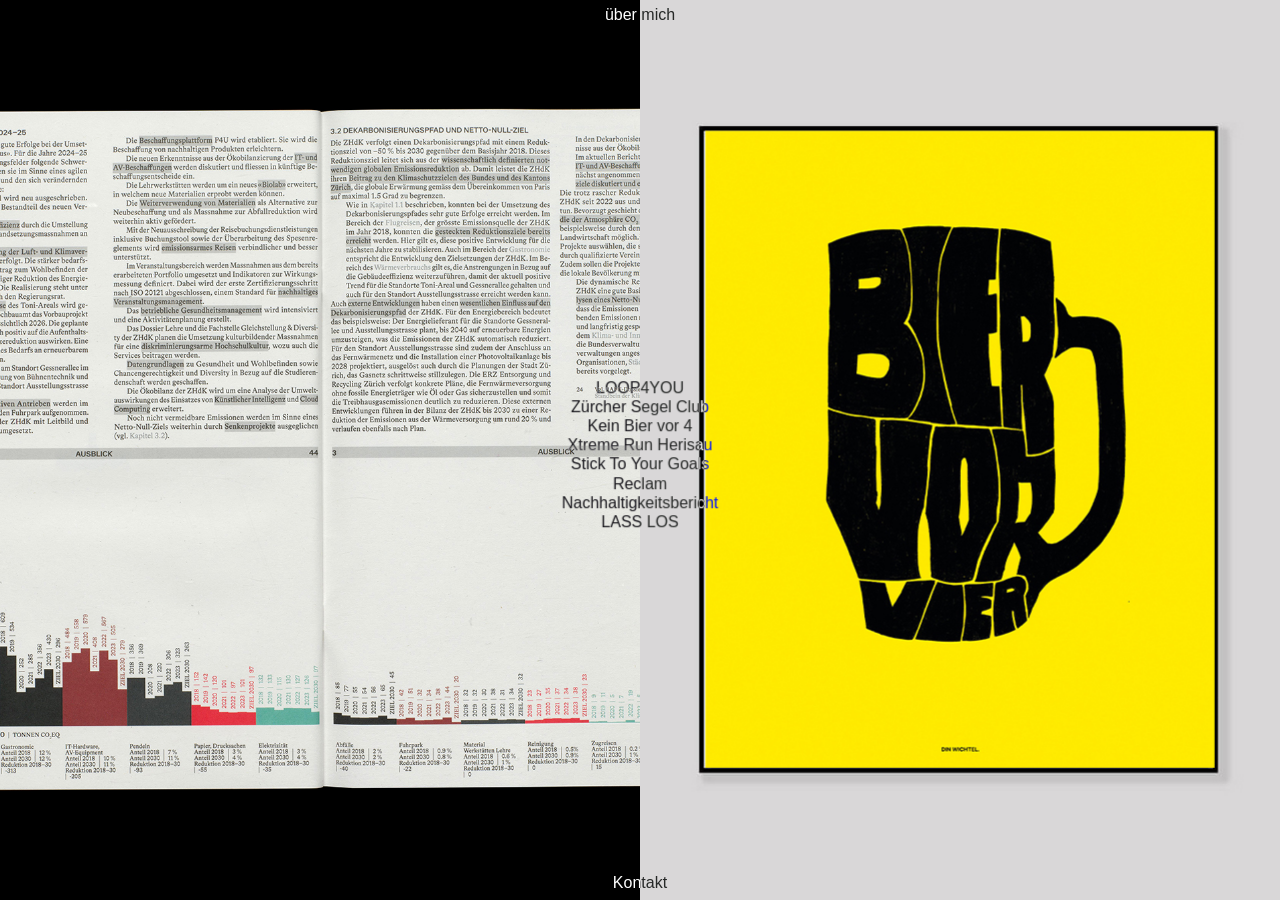
<file: index.html>
<!DOCTYPE html>
<html lang="en">
  <head>
    <meta charset="utf-8" />
    <meta name="viewport" content="width=device-width, initial-scale=1" />
    <link rel="stylesheet" href="style/main.css" />
    <title>Portfolio | Lisa Steiger</title>
  </head>
  <body>
    <div id="navibereich">
      <ul>
        <br />
        <li id="navigation"><a href="LOOP.html">LOOP4YOU</a></li>
        <br />
        <li id="navigation"><a href="zsc.html">Zürcher Segel Club</a></li>
        <br />
        <li id="navigation"><a href="KBV4.html">Kein Bier vor 4</a></li>
        <br />
        <li id="navigation"><a href="XTREM.html">Xtreme Run Herisau</a></li>
        <br />
        <li id="navigation"><a href="sticky.html">Stick To Your Goals</a></li>
        <br />
        <li id="navigation">
          <a href="Reclam.html">Reclam</a>
        </li>
        <br />
        <li id="navigation">
          <a href="NHB.html">Nachhaltigkeitsbericht</a>
        </li>
        <br />
        <li id="navigation"><a href="lasslos.html">LASS LOS</a></li>
      </ul>
    </div>
    <div class="about">
      <a href="uebermich.html">über mich</a>
    </div>

    <div class="kontakt">
      <a href="mailto:lisa_steiger@hotmail.com">Kontakt</a>
    </div>

    <div class="grid">
      <div class="cell">
        <a><img /></a>
      </div>
      <div class="cell">
        <a><img /></a>
      </div>
    </div>

    <div class="image-pool" style="display: none">
      <!-- Kein Bier vor 4-->
      <a href="KBV4.html"
        ><img
          src="assets/Biervor4/Portfolio_Lisa_Steiger_KBV4_1.jpg"
          data-project="projektA"
      /></a>
      <!-- LOOP-->
      <a href="LOOP.html"
        ><img
          src="assets/LOOP/Portfolio_Lisa_Steiger_LOOP4YOU_1.jpg"
          data-project="projektB"
      /></a>
      <a href="LOOP.html"
        ><img
          src="assets/LOOP/Portfolio_Lisa_Steiger_LOOP4YOU_19.jpg"
          data-project="projektB"
      /></a>
      <a href="LOOP.html"
        ><img
          src="assets/LOOP/Portfolio_Lisa_Steiger_LOOP4YOU_12.gif"
          data-project="projektB"
      /></a>
      <!-- RECLAM-->
      <a href="Reclam.html"
        ><img
          src="assets/Mengentext/Portfolio_Lisa_Steiger_Mengentext_06.jpg"
          data-project="projektC"
      /></a>

      <a href="Reclam.html"
        ><img
          src="assets/Mengentext/Portfolio_Lisa_Steiger_Mengentext_07.jpg"
          data-project="projektC"
      /></a>
      <!-- NHB-->
      <a href="NHB.html"
        ><img
          src="assets/NHB/Portfolio_Lisa_Steiger_NHB_7.jpg"
          data-project="projektD"
      /></a>

      <a href="NHB.html"
        ><img
          src="assets/NHB/Portfolio_Lisa_Steiger_NHB_8.jpg"
          data-project="projektD"
      /></a>
      <!-- LASS LOS-->
      <a href="lasslos.html"
        ><img
          src="assets/Urin/Portfolio_Lisa_Steiger_Lass_Los_17.jpg"
          data-project="projektE"
      /></a>
      <a href="lasslos.html"
        ><img
          src="assets/Urin/Portfolio_Lisa_Steiger_Lass_Los_18.jpg"
          data-project="projektE"
      /></a>
      <!-- XRUN-->
      <a href="XTREM.html"
        ><img
          src="assets/Xrun/Portfolio_Lisa_Steiger_Xtreme_run_01.jpg"
          data-project="projektF"
      /></a>
      <a href="XTREM.html"
        ><img
          src="assets/Xrun/Portfolio_Lisa_Steiger_Xtreme_run_03.jpg"
          data-project="projektF"
      /></a>

      <!-- ZSC-->
      <a href="zsc.html"
        ><img
          src="assets/ZSC/Portfolio_Lisa_Steiger_ZSC_01.jpg"
          data-project="projektG"
      /></a>
    </div>

    <script src="main.js"></script>
  </body>
</html>
</file>
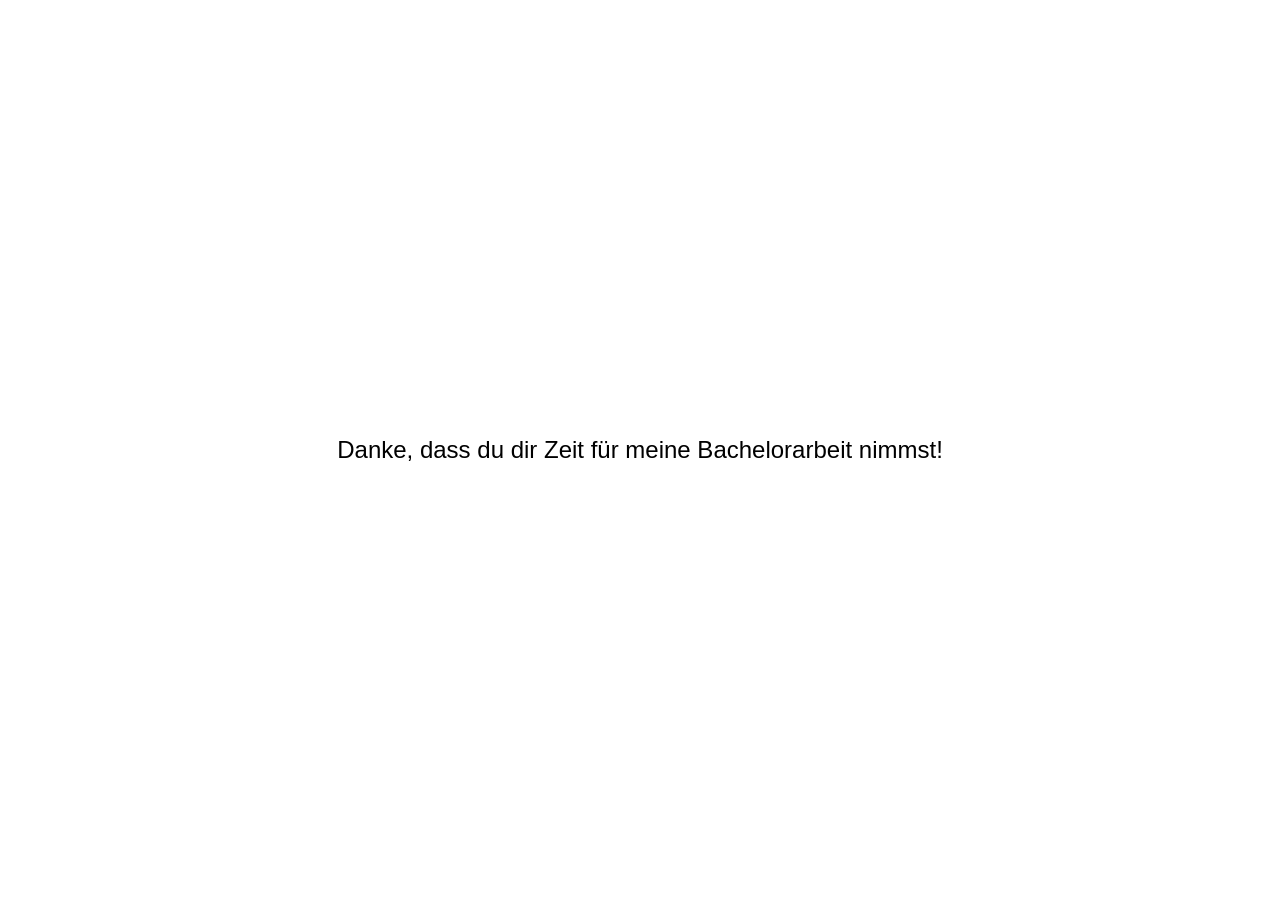
<file: diplom.html>
<!DOCTYPE html>
<html lang="de">
  <head>
    <meta charset="UTF-8" />
    <meta name="viewport" content="width=device-width, initial-scale=1.0" />
    <title>To Moms and Dads</title>
    <link rel="stylesheet" href="style/diploma.css" />
  </head>
  <body>
    <div id="bottom-intro">
      <span class="intro-word">scrollen</span>
    </div>

    <div class="scroll-container">
      <section class="panel">
        <p>Danke, dass du dir Zeit für meine Bachelorarbeit nimmst!</p>
      </section>

      <section class="panel1">
        <p>
          Ich würde mich sehr freuen, wenn du dir einen ruhigen Moment für die
          Frage nehmen würdest.
        </p>
      </section>

      <section class="panel">
        <p>Deine Teilnahme ist selbstverständlich anonym.</p>
      </section>

      <section class="panel1">
        <p>Letzten Sommer durfte ich zum ersten Mal Mama werden.</p>
      </section>

      <section class="panel1">
        <p>
          In Gesprächen mit anderen Müttern und Vätern wurde mir schnell
          klar:<br />
          Kein Weg gleicht dem anderen.
        </p>
      </section>

      <section class="panel1">
        <p>
          Und doch beginnen wir alle an einem ähnlichen Punkt, ohne wirklich zu
          wissen, was uns eigentlich erwartet.
        </p>
      </section>
      <section class="panel1">
        <p>
          Oft wird erst im Rückblick deutlich, welche Gespräche, Erfahrungen und
          Herausforderungen uns geprägt haben. <br />
          Jede auf ganz eigene Art und Weise.
        </p>
      </section>

      <section class="panel1">
        <p>
          Genau das führt mich zu dir.<br />
          Mich interessieren deine Erfahrungen als Mutter oder Vater.<br />
          Was hat dich begleitet oder geprägt, und wie du damit umgegangen bist.
        </p>
      </section>

      <section class="panel1">
        <p>
          Stell dir vor, du könntest einen Brief an dein werdendes
          Mutter-/Vater-Ich schreiben, mit all dem was dich geprägt und
          begleitet hat, und mit dem Wissen von heute.
        </p>
      </section>

      <section class="panel1">
        <p>Was würdest du ihm oder ihr erzählen?</p>
      </section>

      <section class="panel form-panel">
        <textarea
          class="textarea-center"
          id="text1"
          placeholder="schreibe deine Antwort"
        ></textarea>
      </section>

      <section class="panel form-panel">
        <p>Wieviele Kinder hast du?</p>
        <textarea id="text2" placeholder="schreibe deine Antwort"></textarea>
      </section>

      <section class="panel form-panel">
        <p>In welchem Jahr wurdest du das erste Mal Mama / Papa?</p>
        <textarea id="text3" placeholder="schreibe deine Antwort"></textarea>
      </section>

      <section class="panel form-panel">
        <button id="saveBtn">Speichern</button>
        <p id="status"></p>
      </section>
    </div>

    <script type="module" src="diploma.js"></script>
  </body>
</html>
</file>
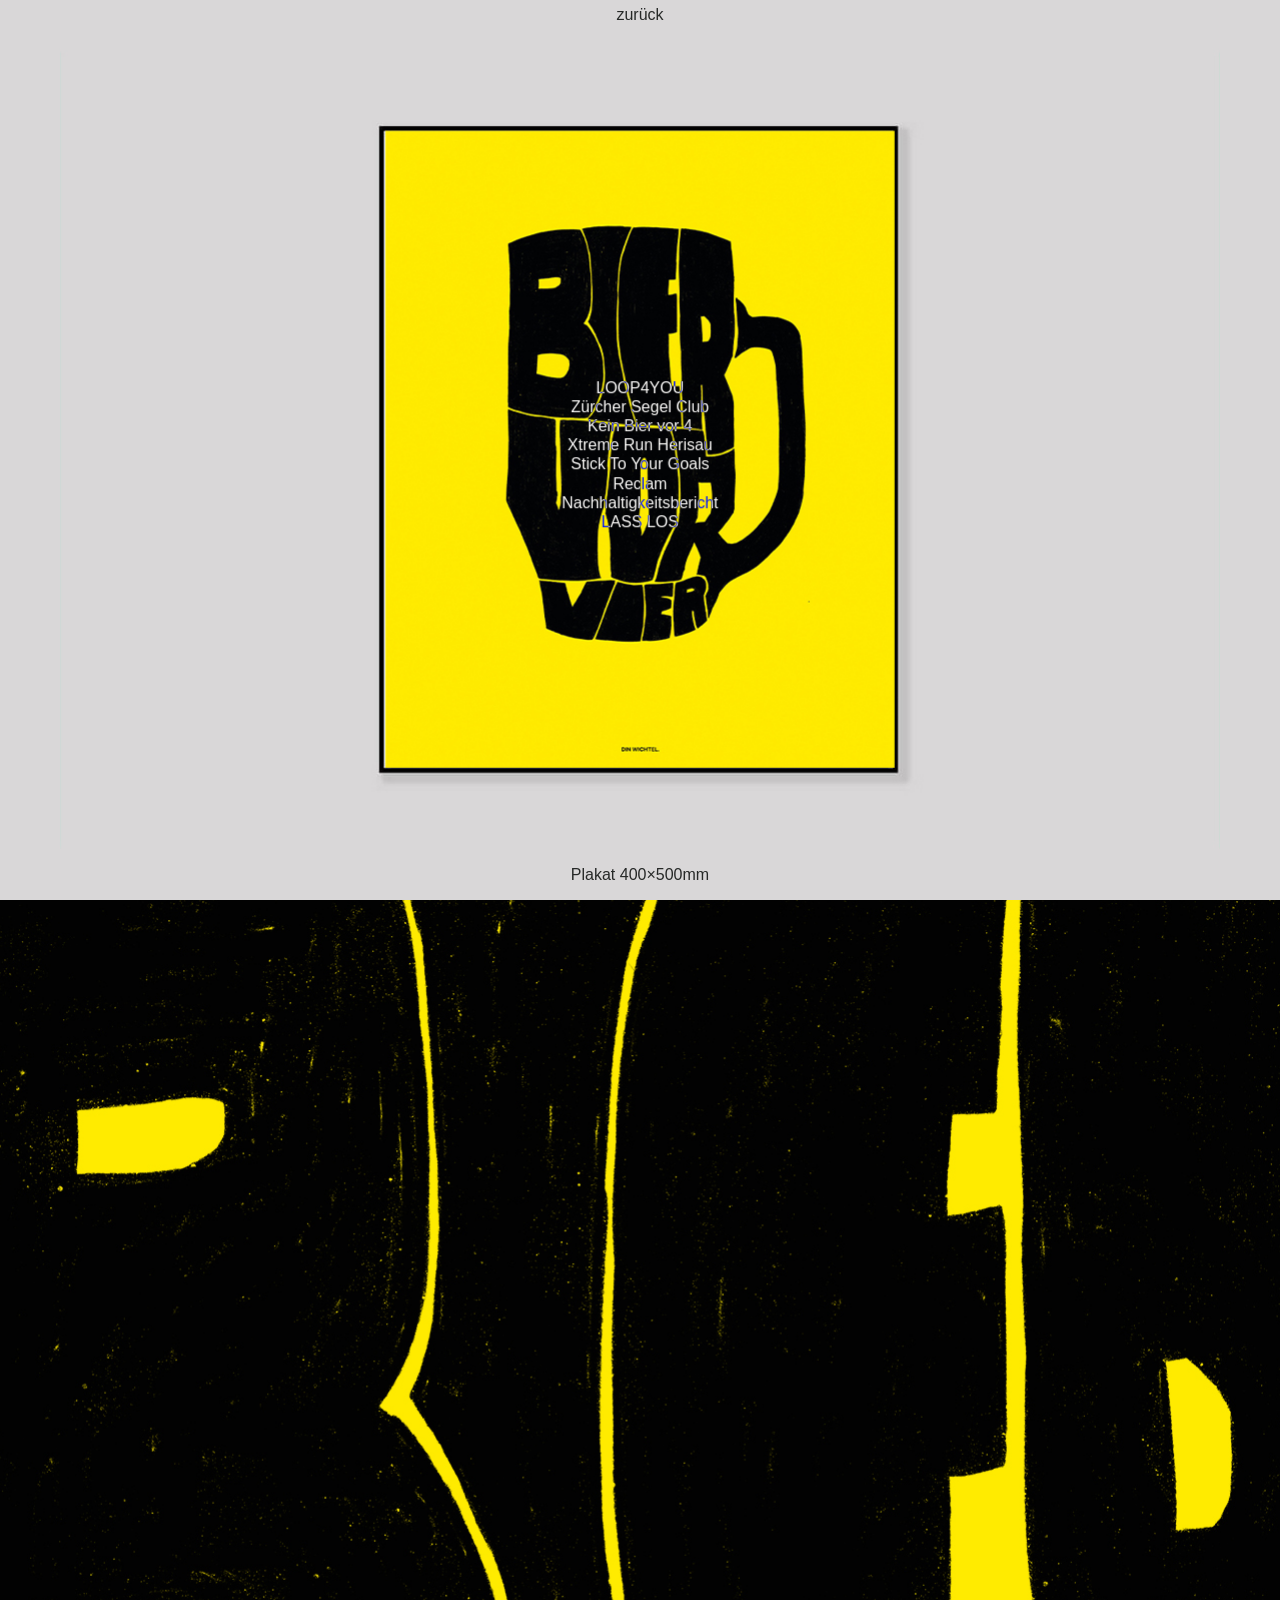
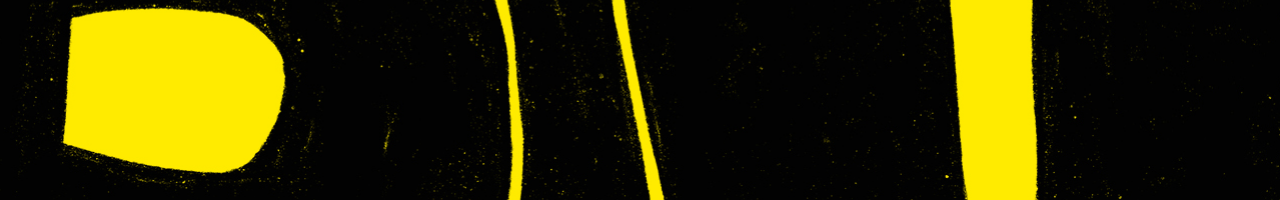
<file: KBV4.html>
<!DOCTYPE html>
<html lang="en">
  <head>
    <head>
      <meta charset="utf-8" />
      <meta name="viewport" content="width=device-width, initial-scale=1" />
      <link rel="stylesheet" href="style/projekt.css" />
      <title>Portfolio | Kein Bier vor 4</title>
    </head>
    <script defer src="main.js"></script>
  </head>

  <body>
    <div id="navibereich">
      <ul>
        <br />
        <li id="navigation"><a href="LOOP.html">LOOP4YOU</a></li>
        <br />
        <li id="navigation"><a href="zsc.html">Zürcher Segel Club</a></li>
        <br />
        <li id="navigation"><a href="KBV4.html">Kein Bier vor 4</a></li>
        <br />
        <li id="navigation"><a href="XTREM.html">Xtreme Run Herisau</a></li>
        <br />
        <li id="navigation"><a href="sticky.html">Stick To Your Goals</a></li>
        <br />
        <li id="navigation">
          <a href="Reclam.html">Reclam</a>
        </li>
        <br />
        <li id="navigation">
          <a href="NHB.html">Nachhaltigkeitsbericht</a>
        </li>
        <br />
        <li id="navigation"><a href="lasslos.html">LASS LOS</a></li>
      </ul>
    </div>

    <div class="zurueck">
      <a href="index.html">zurück</a>
    </div>
    <div class="text">
      <p>Plakat 400×500mm</p>
    </div>

    <section class="fullscreen">
      <img
        src="assets/Biervor4/Portfolio_Lisa_Steiger_KBV4_1.jpg"
        alt="Bild 3"
      />
    </section>
    <section class="fullscreen">
      <img
        src="assets/Biervor4/Portfolio_Lisa_Steiger_KBV4_2.jpg"
        alt="Bild 3"
      />
    </section>
    <script src="projekt.js"></script>
  </body>
</html>
</file>
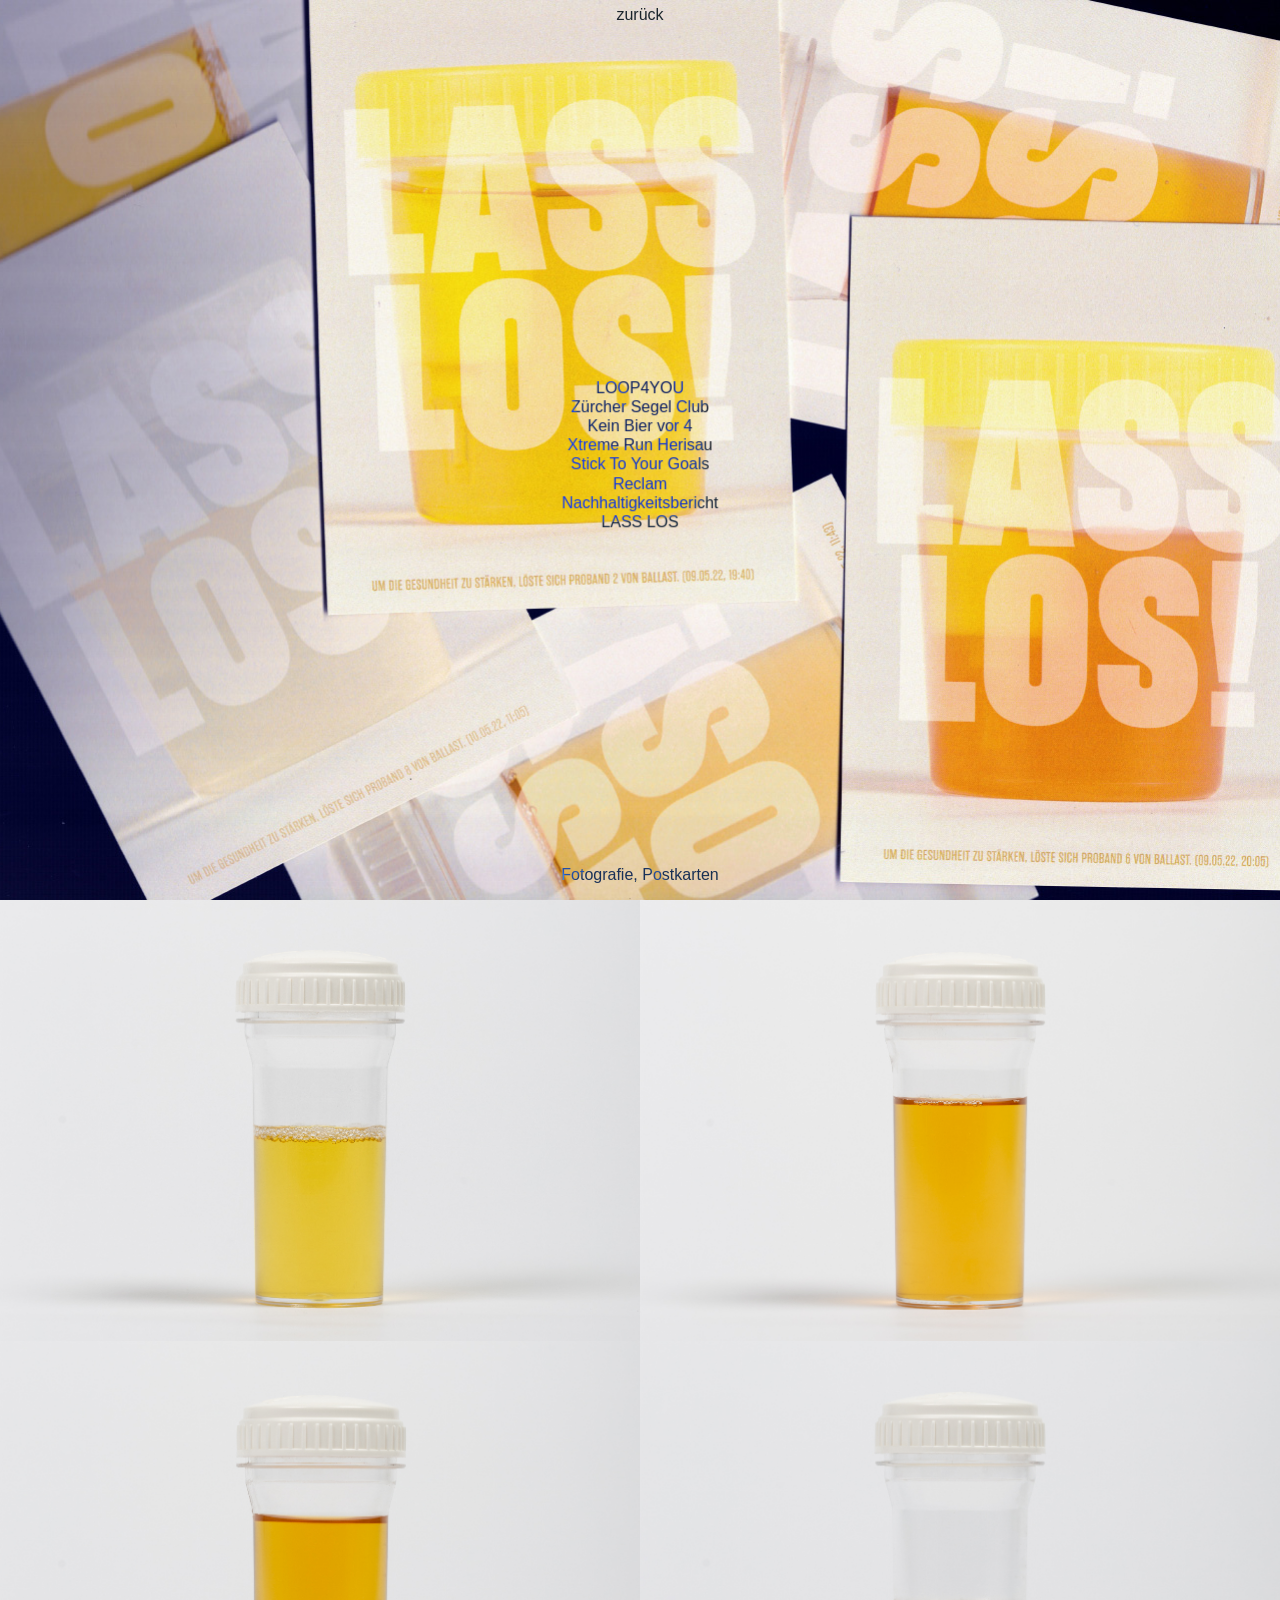
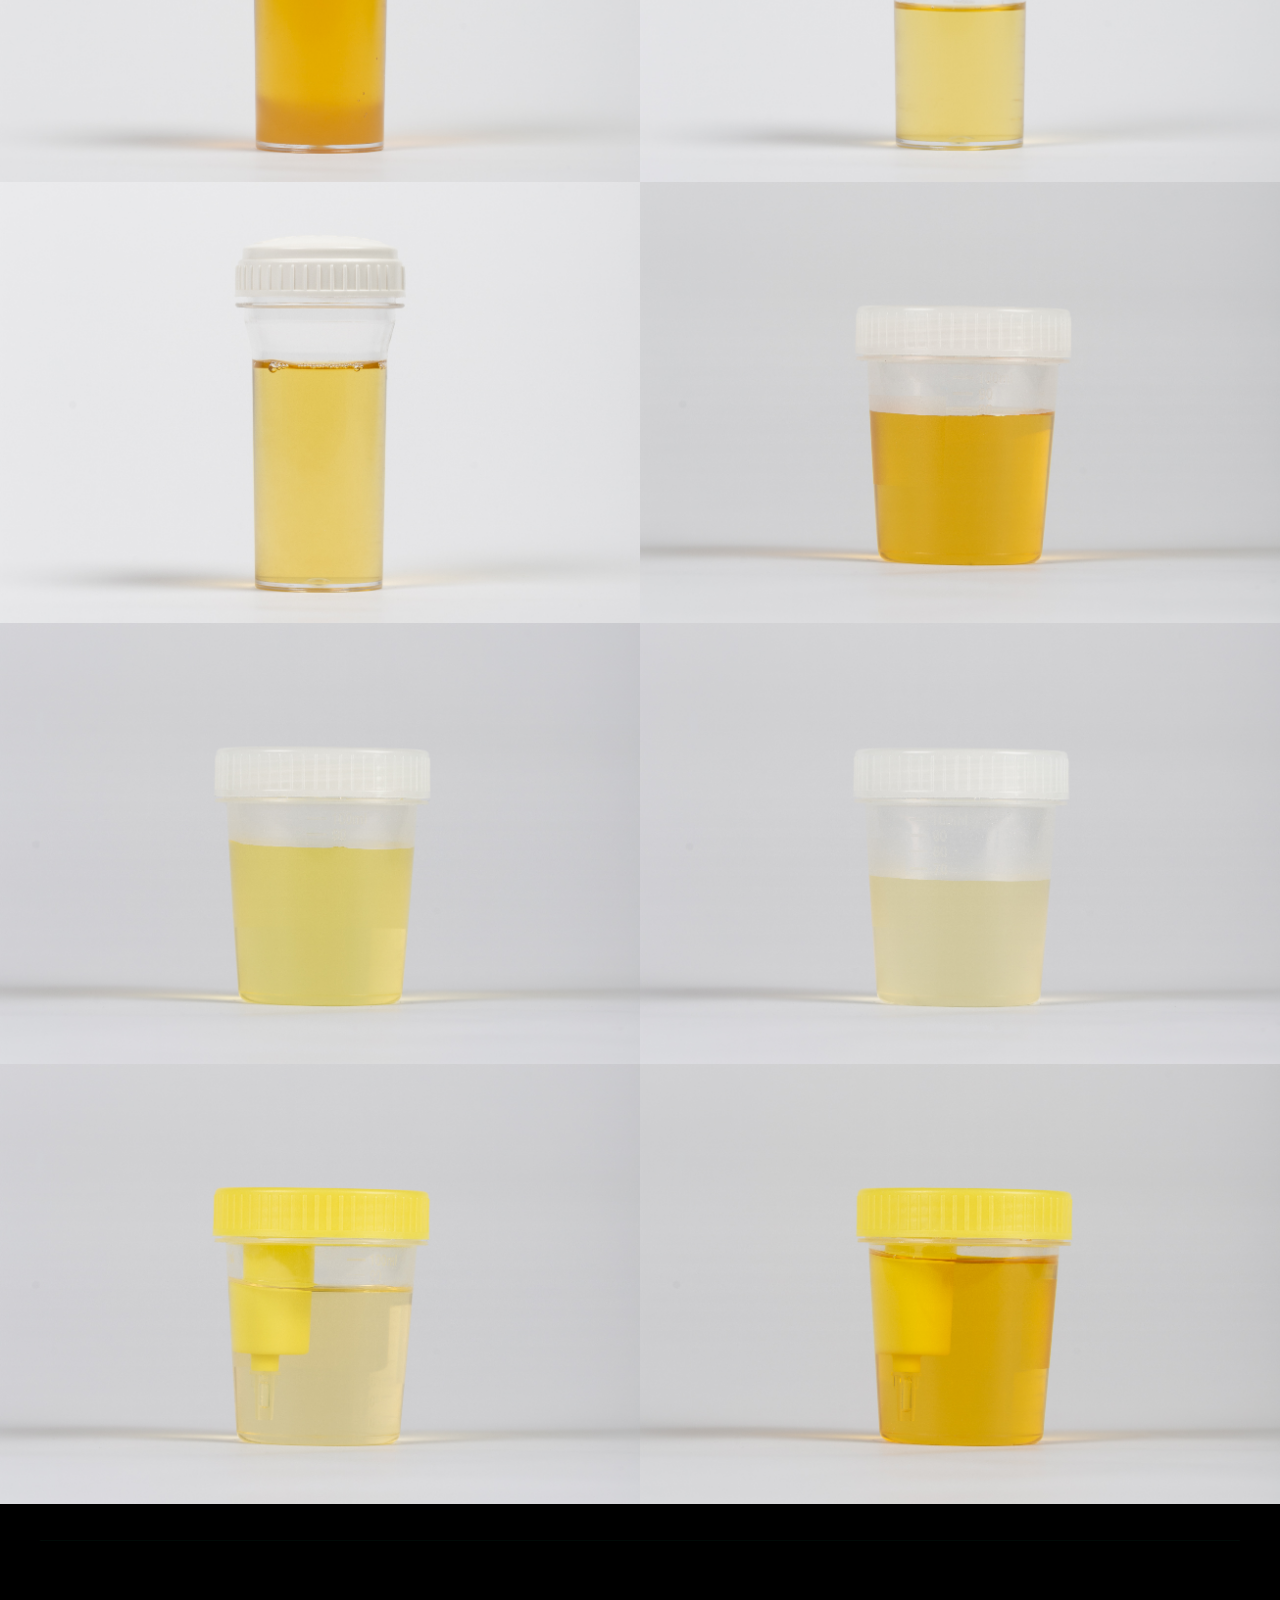
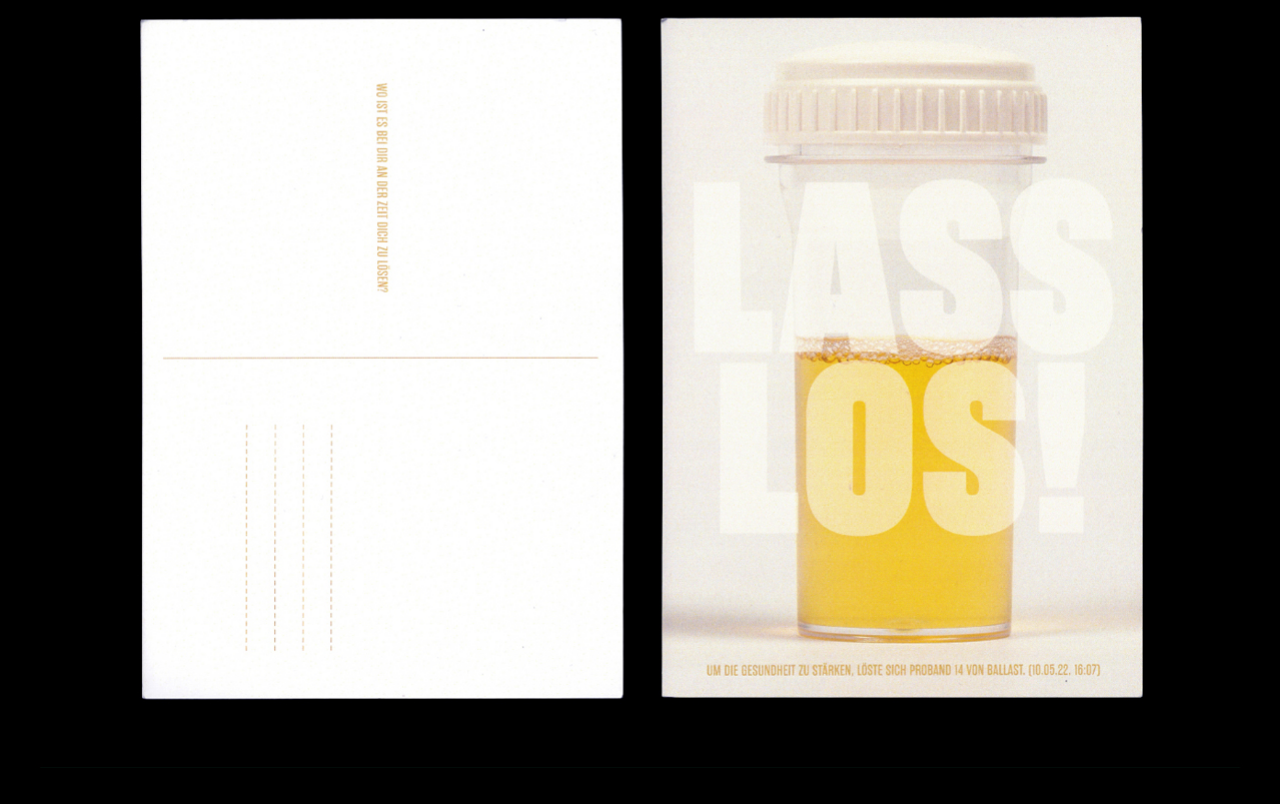
<file: lasslos.html>
<!DOCTYPE html>
<html lang="en">
  <head>
    <head>
      <meta charset="utf-8" />
      <meta name="viewport" content="width=device-width, initial-scale=1" />
      <link rel="stylesheet" href="style/projekt.css" />
      <title>Portfolio | LASS LOS</title>
    </head>
    <script defer src="main.js"></script>
  </head>

  <body>
    <div id="navibereich">
      <ul>
        <br />
        <li id="navigation"><a href="LOOP.html">LOOP4YOU</a></li>
        <br />
        <li id="navigation"><a href="zsc.html">Zürcher Segel Club</a></li>
        <br />
        <li id="navigation"><a href="KBV4.html">Kein Bier vor 4</a></li>
        <br />
        <li id="navigation"><a href="XTREM.html">Xtreme Run Herisau</a></li>
        <br />
        <li id="navigation"><a href="sticky.html">Stick To Your Goals</a></li>
        <br />
        <li id="navigation">
          <a href="Reclam.html">Reclam</a>
        </li>
        <br />
        <li id="navigation">
          <a href="NHB.html">Nachhaltigkeitsbericht</a>
        </li>
        <br />
        <li id="navigation"><a href="lasslos.html">LASS LOS</a></li>
      </ul>
    </div>

    <div class="text">
      <p>Fotografie, Postkarten</p>
    </div>

    <div class="zurueck">
      <a href="index.html">zurück</a>
    </div>
    <section class="fullscreen">
      <img
        src="assets/Urin/Portfolio_Lisa_Steiger_Lass_Los_18.jpg"
        alt="Bild 3"
      />
    </section>

    <div class="image-row">
      <img
        src="assets/Urin/Portfolio_Lisa_Steiger_Lass_Los_01.jpg"
        alt="Bild 1"
      />

      <img
        src="assets/Urin/Portfolio_Lisa_Steiger_Lass_Los_02.jpg"
        alt="Bild 2"
      />
    </div>

    <div class="image-row">
      <img
        src="assets/Urin/Portfolio_Lisa_Steiger_Lass_Los_03.jpg"
        alt="Bild 1"
      />

      <img
        src="assets/Urin/Portfolio_Lisa_Steiger_Lass_Los_04.jpg"
        alt="Bild 2"
      />
    </div>

    <div class="image-row">
      <img
        src="assets/Urin/Portfolio_Lisa_Steiger_Lass_Los_05.jpg"
        alt="Bild 1"
      />

      <img
        src="assets/Urin/Portfolio_Lisa_Steiger_Lass_Los_06.jpg"
        alt="Bild 2"
      />
    </div>

    <div class="image-row">
      <img
        src="assets/Urin/Portfolio_Lisa_Steiger_Lass_Los_10.jpg"
        alt="Bild 1"
      />

      <img
        src="assets/Urin/Portfolio_Lisa_Steiger_Lass_Los_07.jpg"
        alt="Bild 2"
      />
    </div>

    <div class="image-row">
      <img
        src="assets/Urin/Portfolio_Lisa_Steiger_Lass_Los_14.jpg"
        alt="Bild 1"
      />

      <img
        src="assets/Urin/Portfolio_Lisa_Steiger_Lass_Los_13.jpg"
        alt="Bild 2"
      />
    </div>
    <section class="fullscreen">
      <img
        src="assets/Urin/Portfolio_Lisa_Steiger_Lass_Los_17.jpg"
        alt="Bild 3"
      />
    </section>
    <script src="projekt.js"></script>
  </body>
</html>
</file>
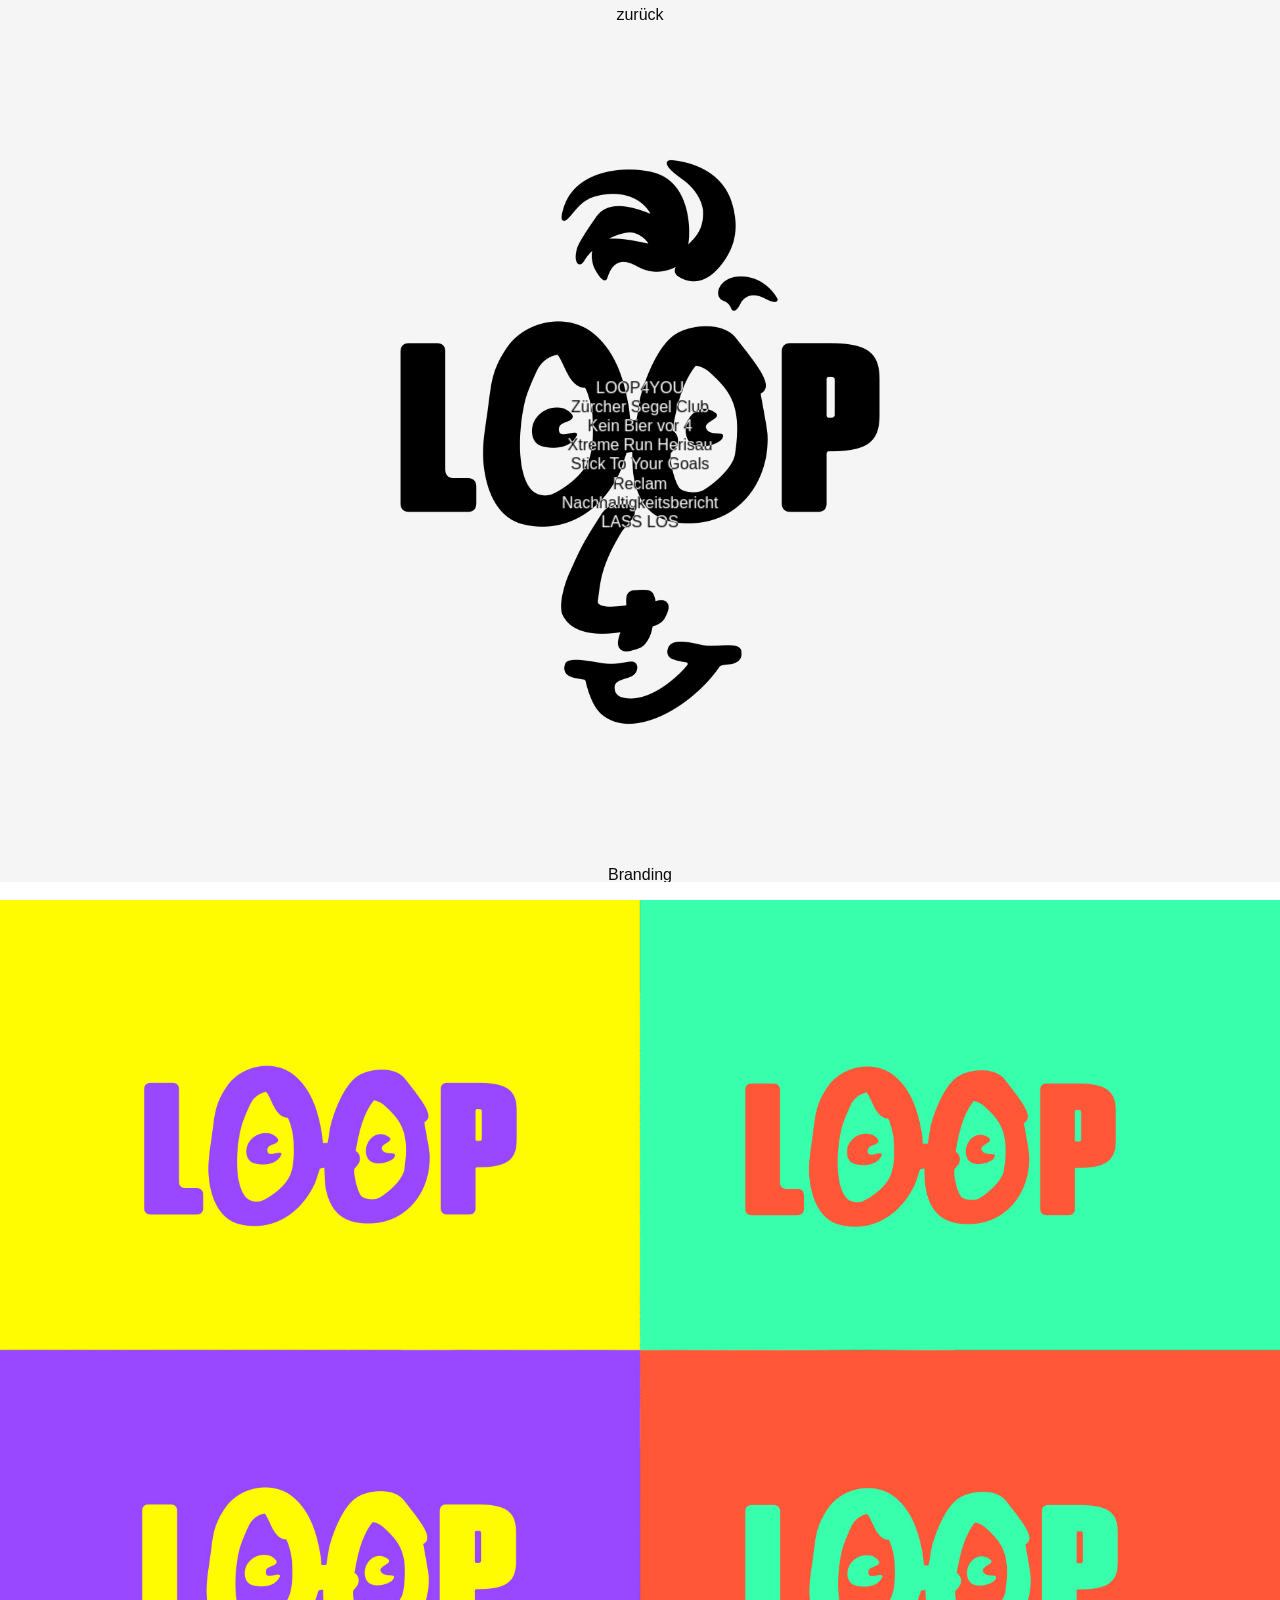
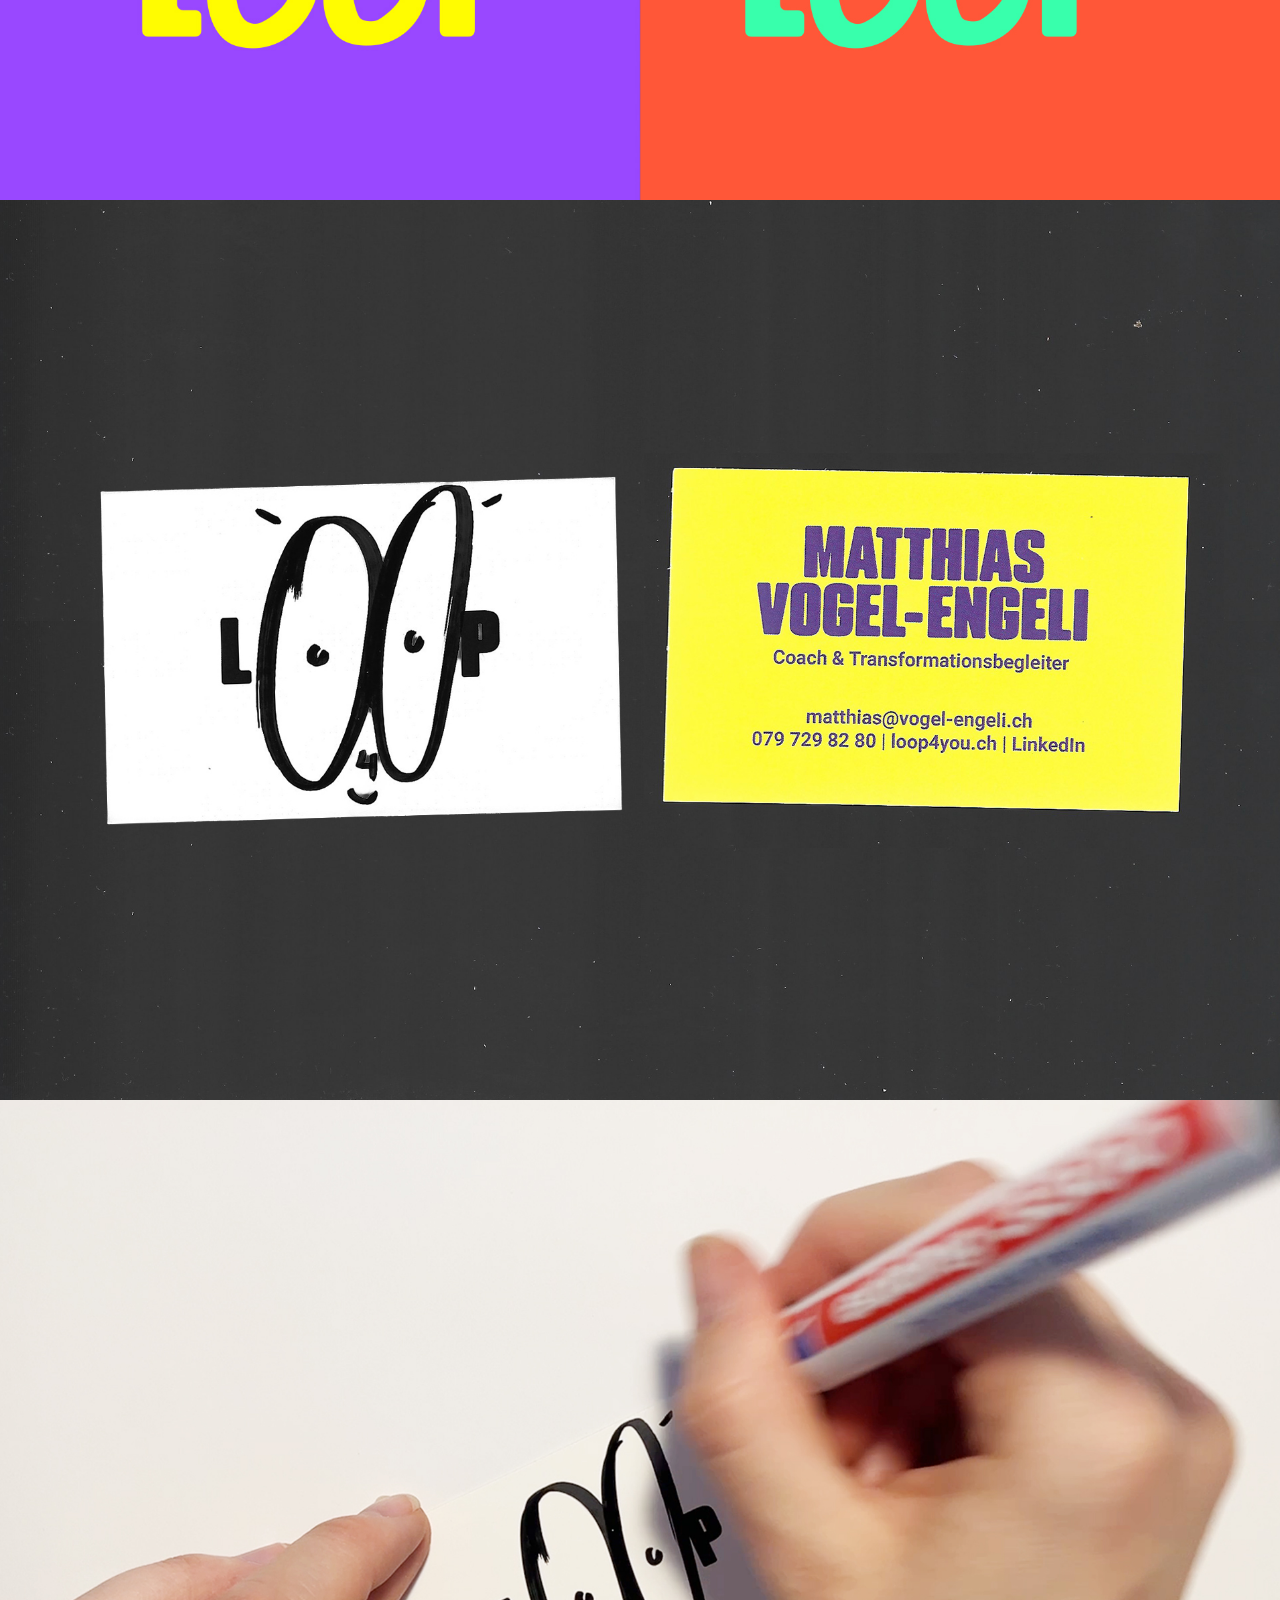
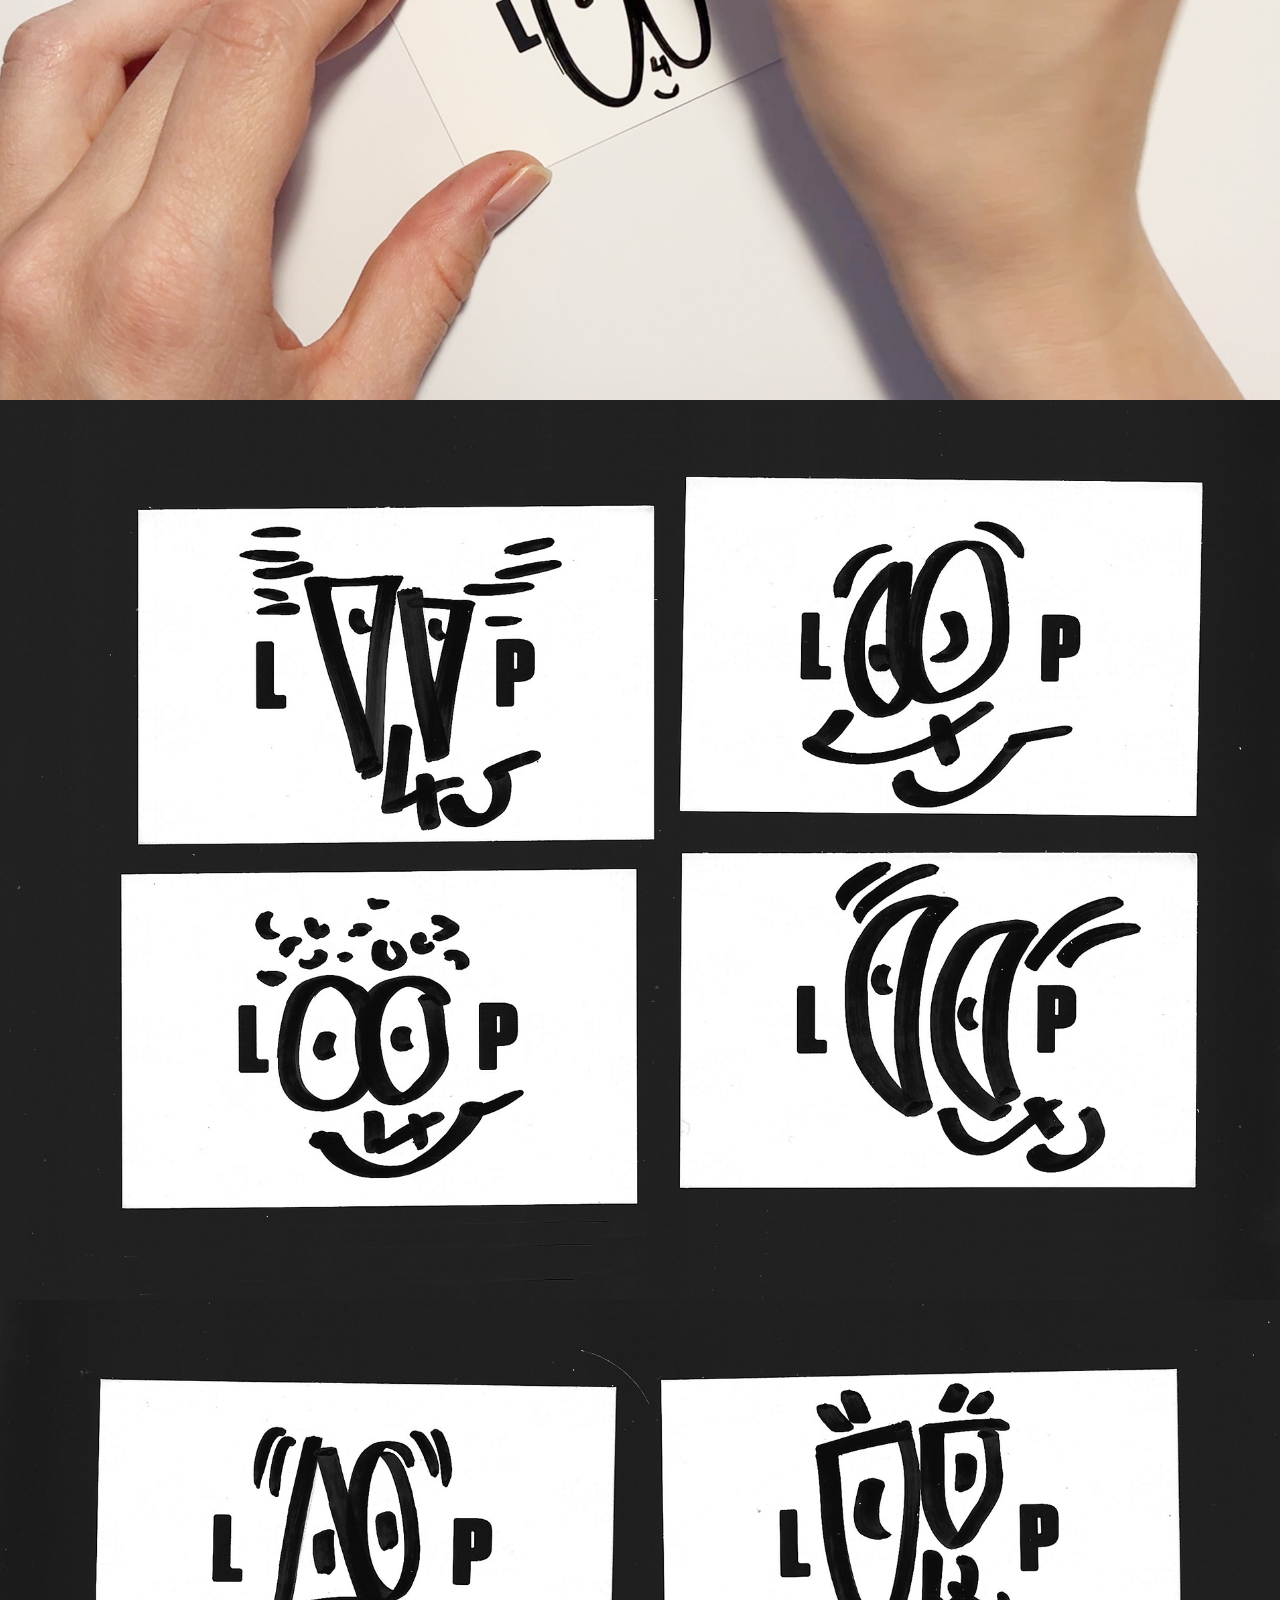
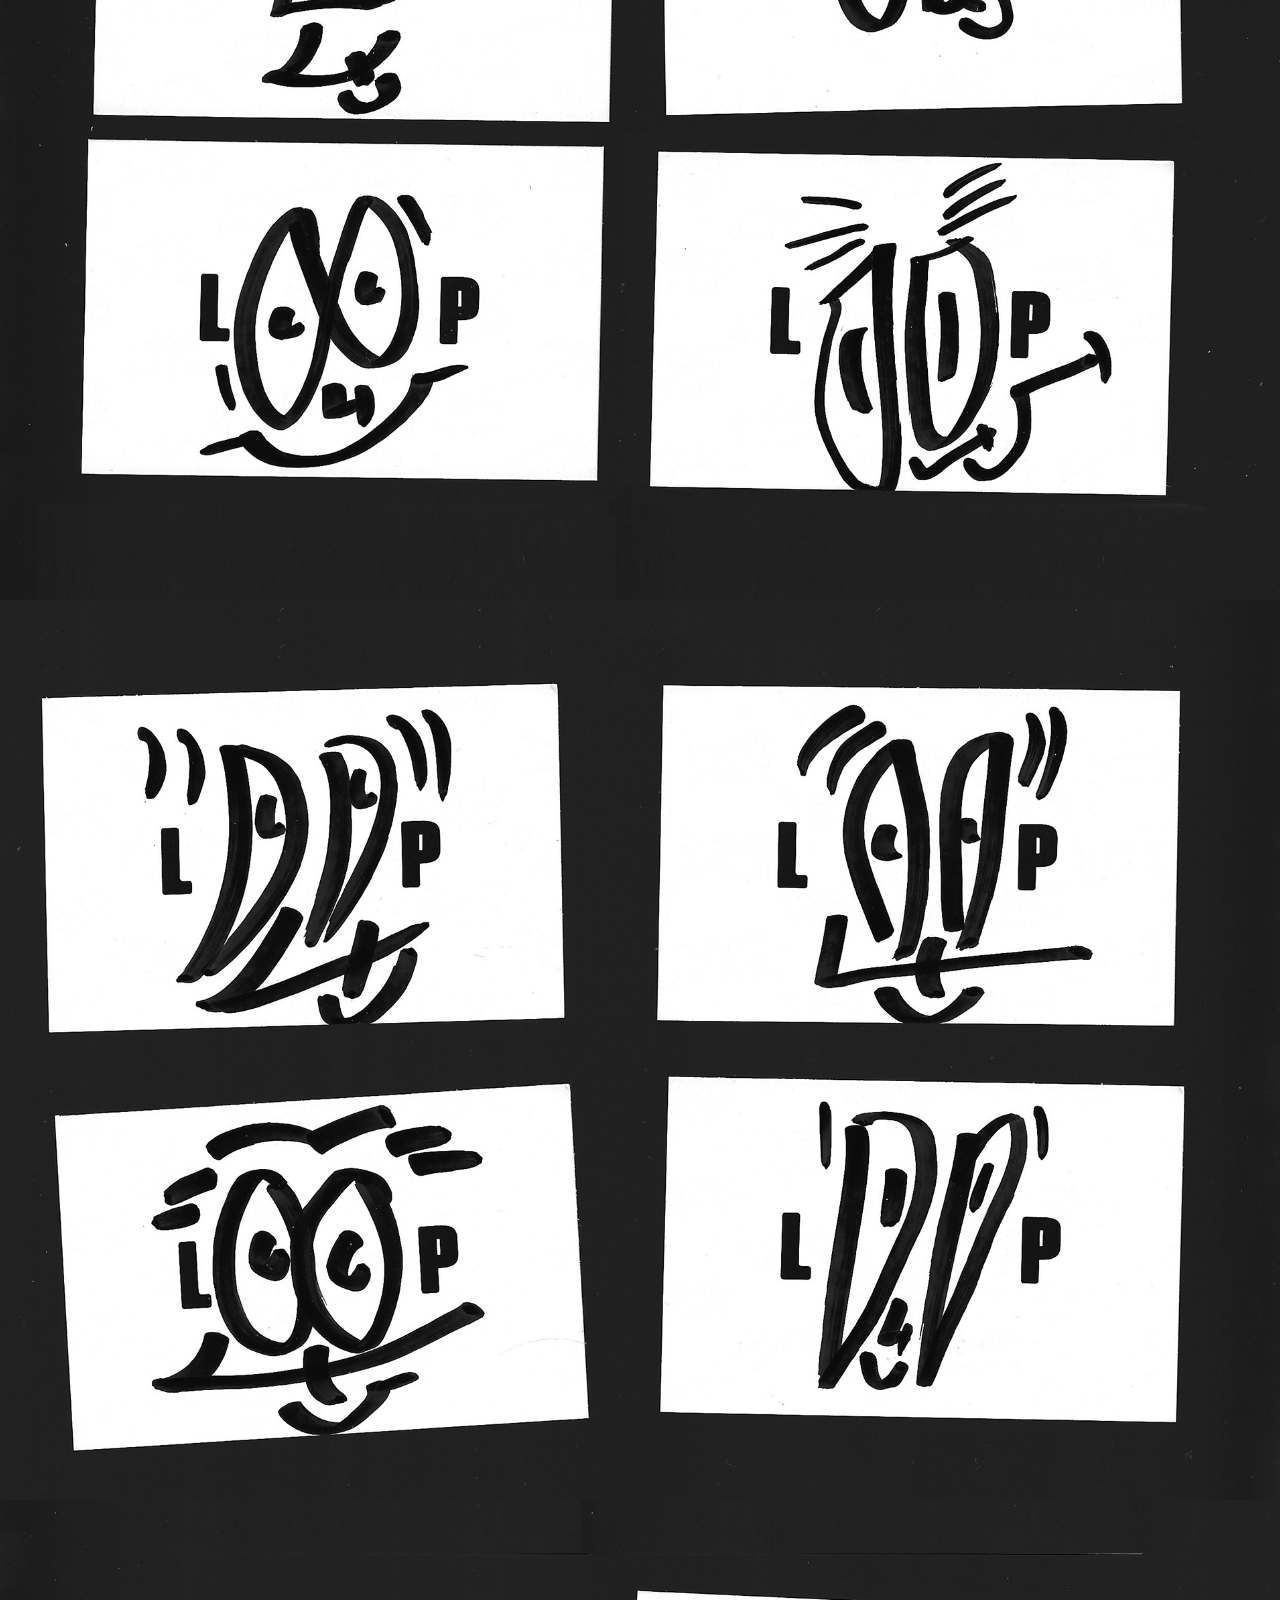
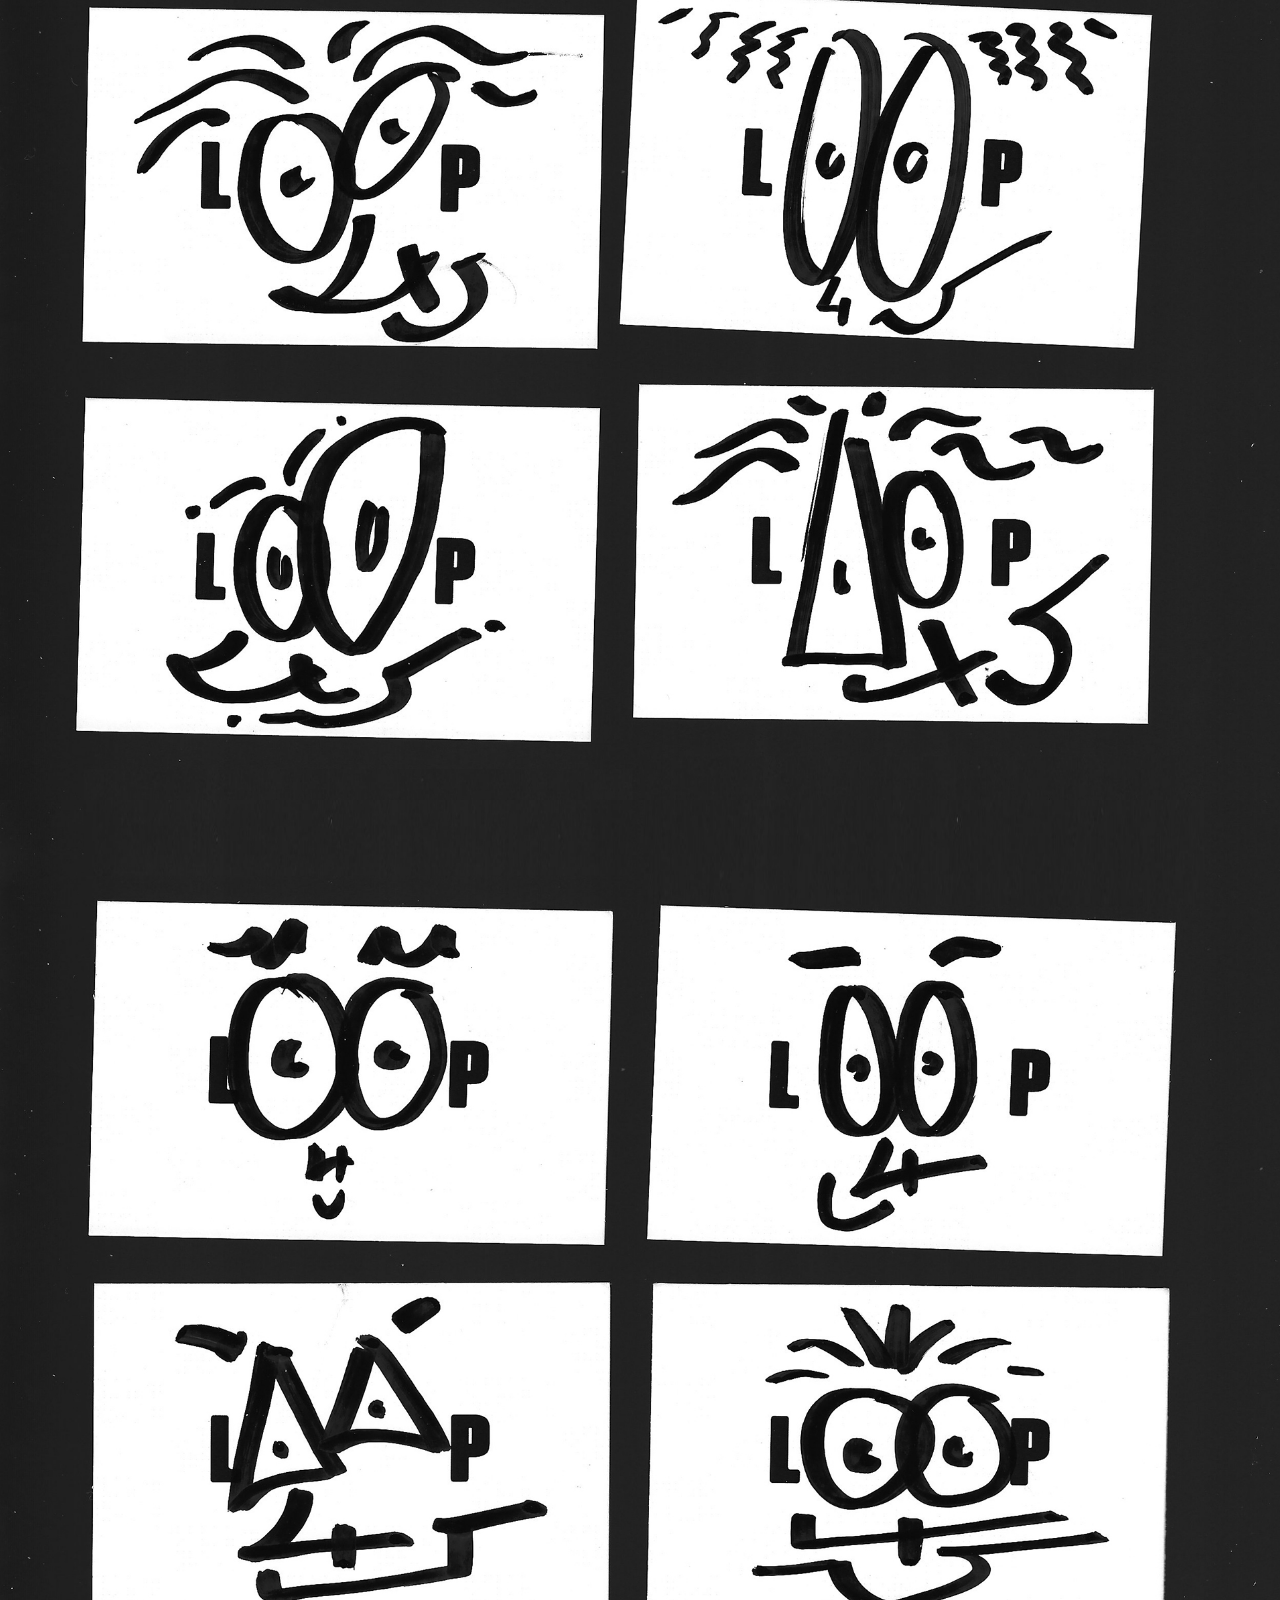
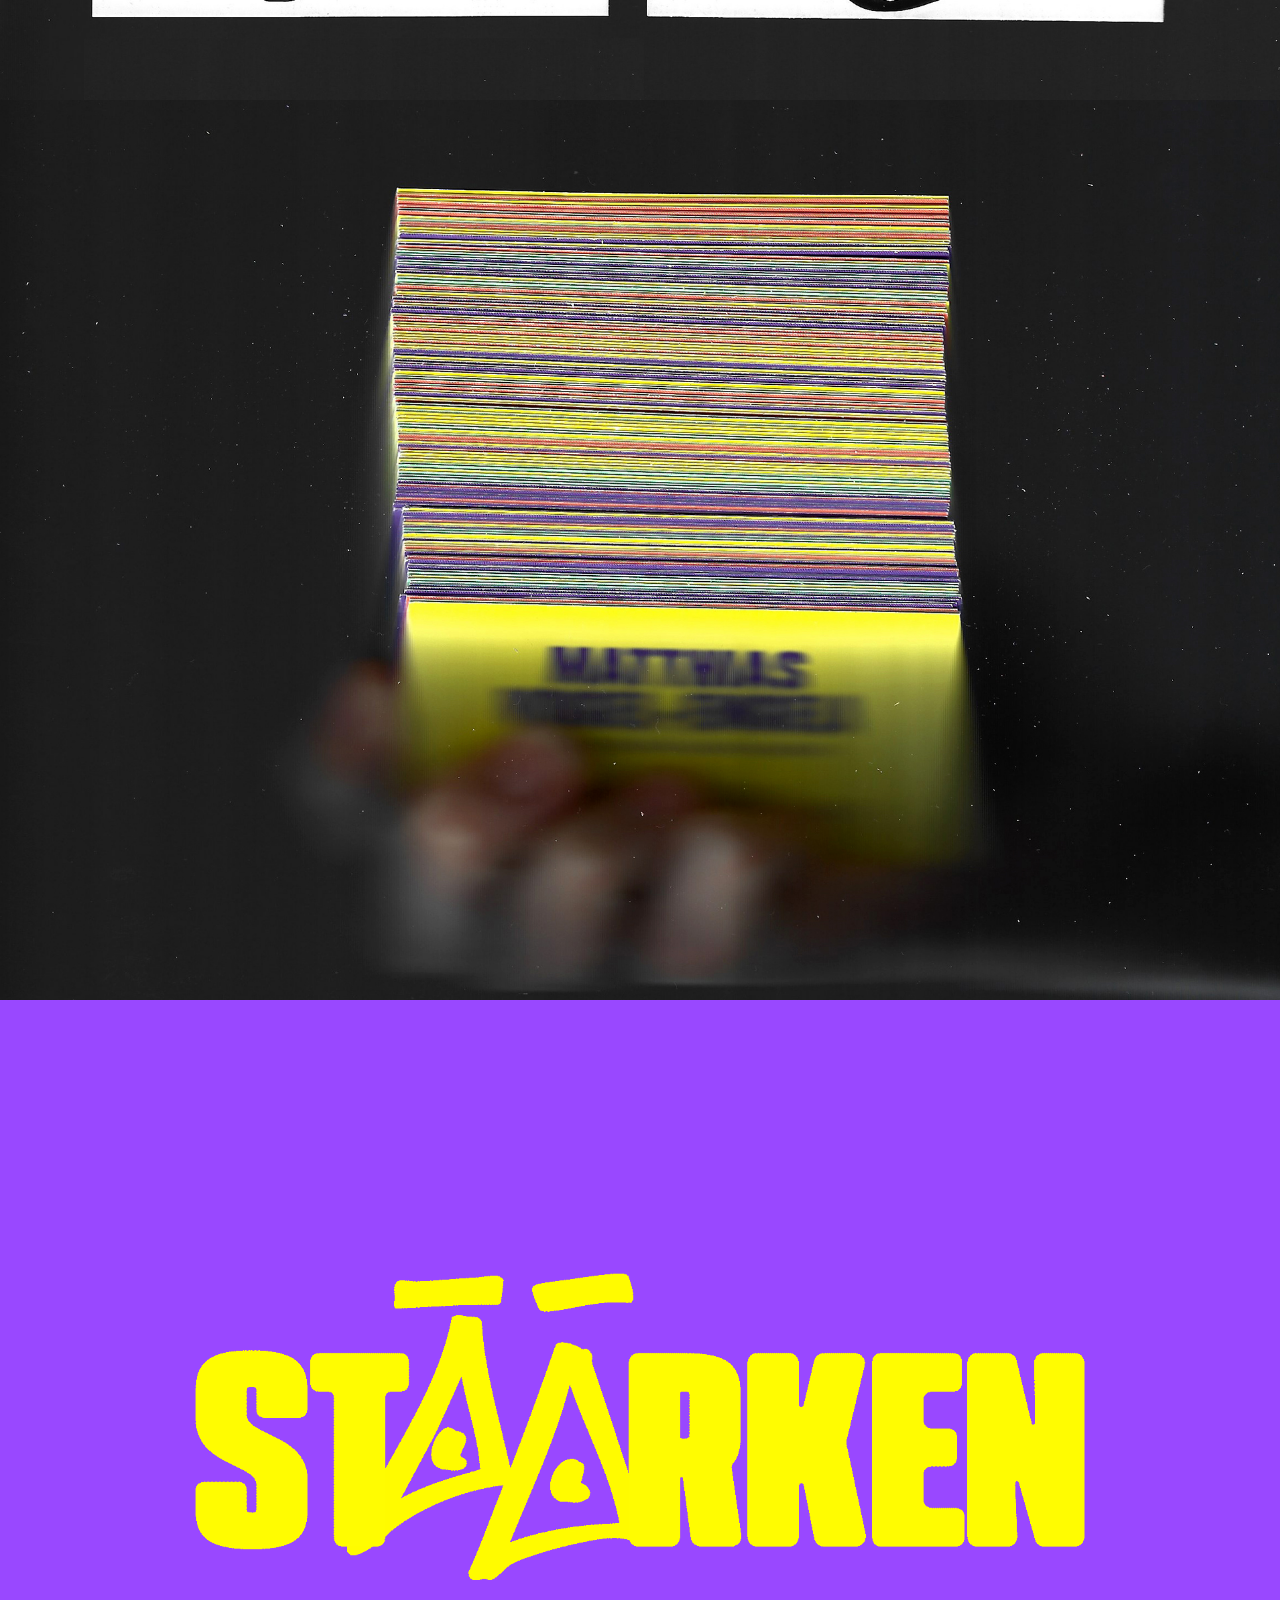
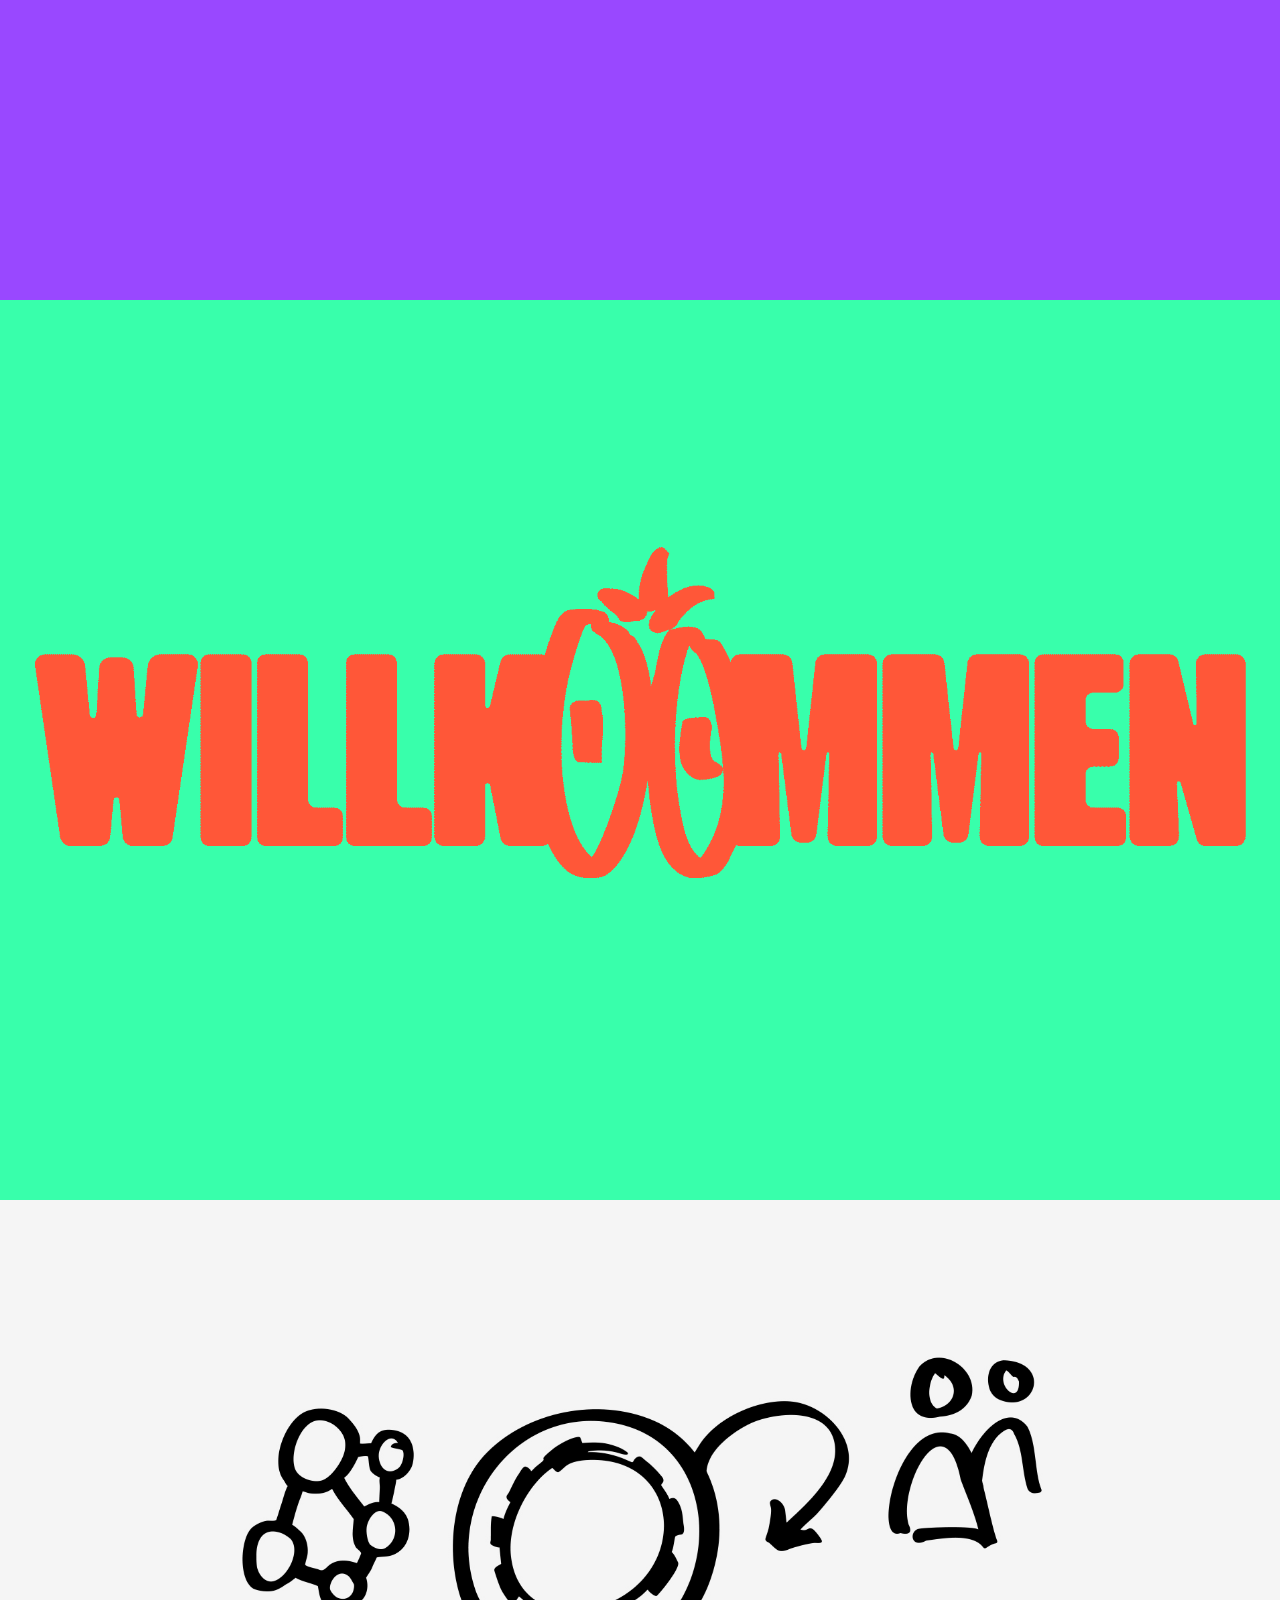
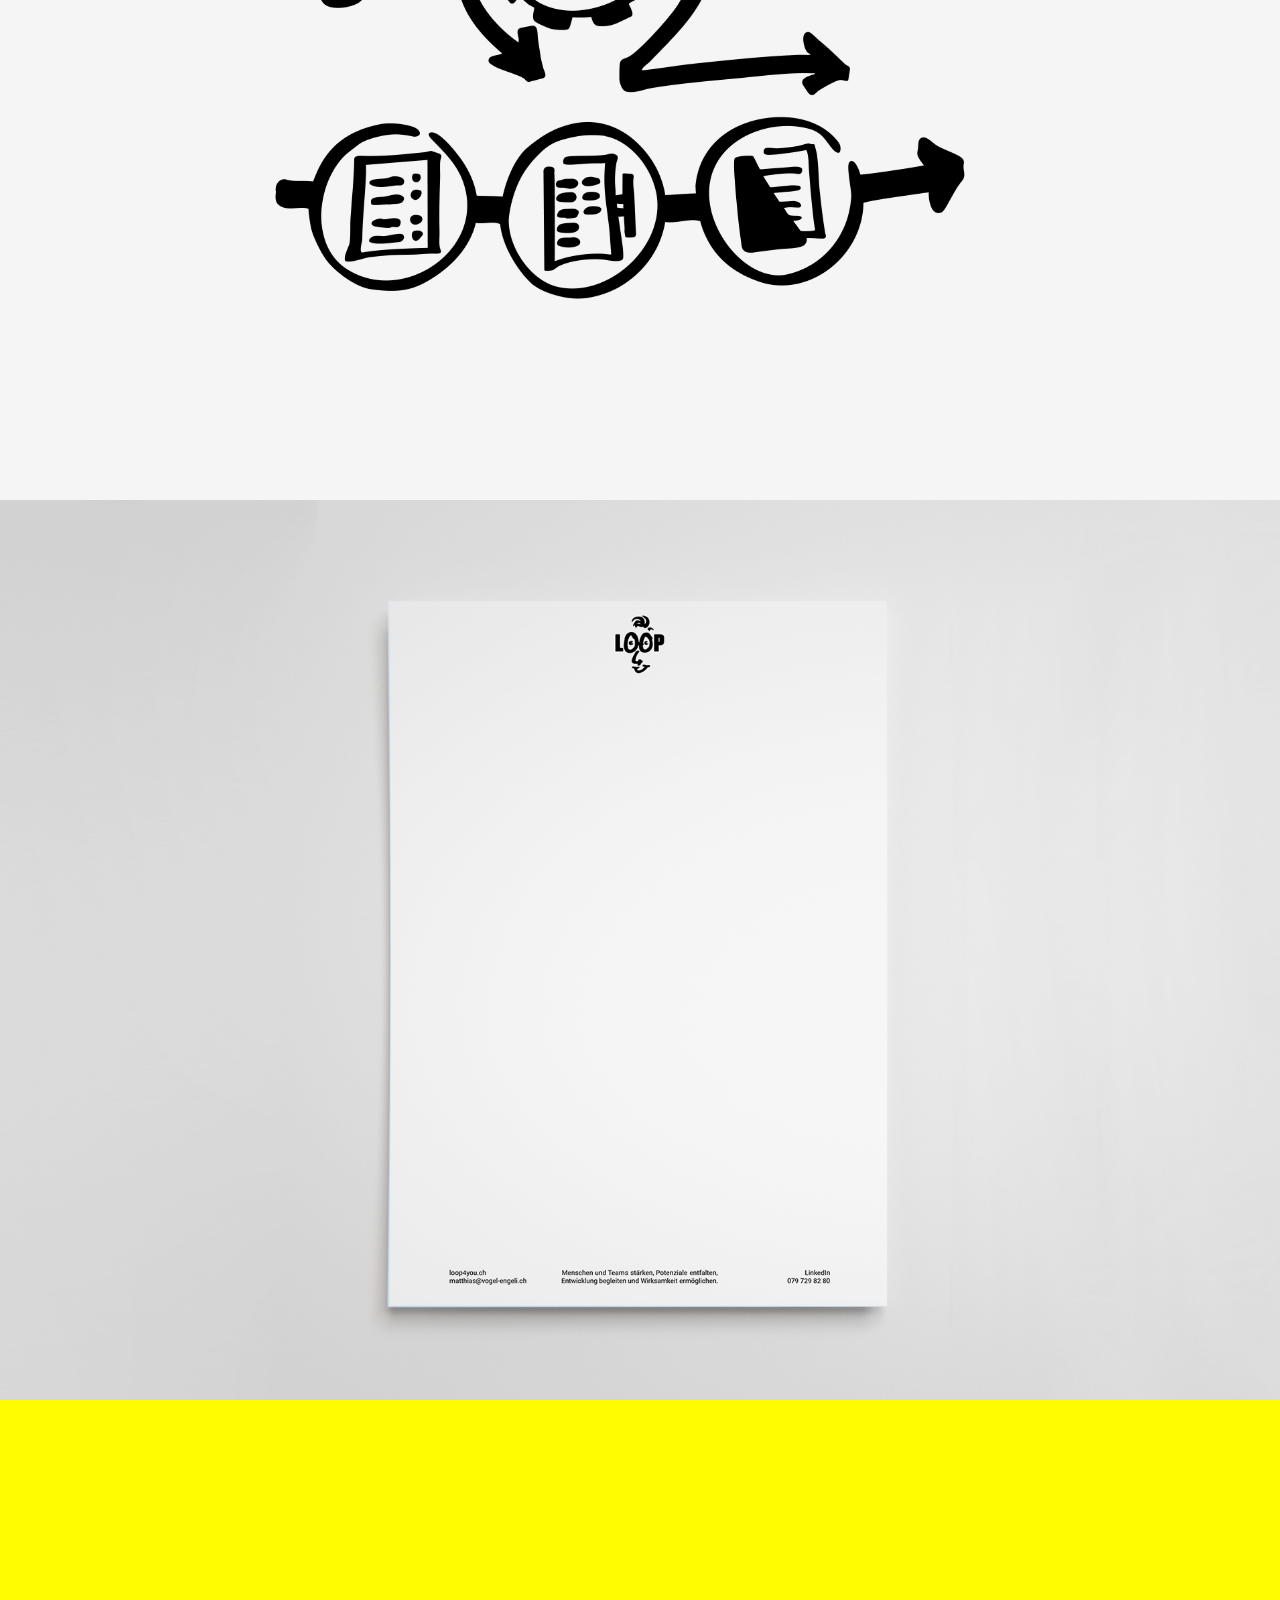
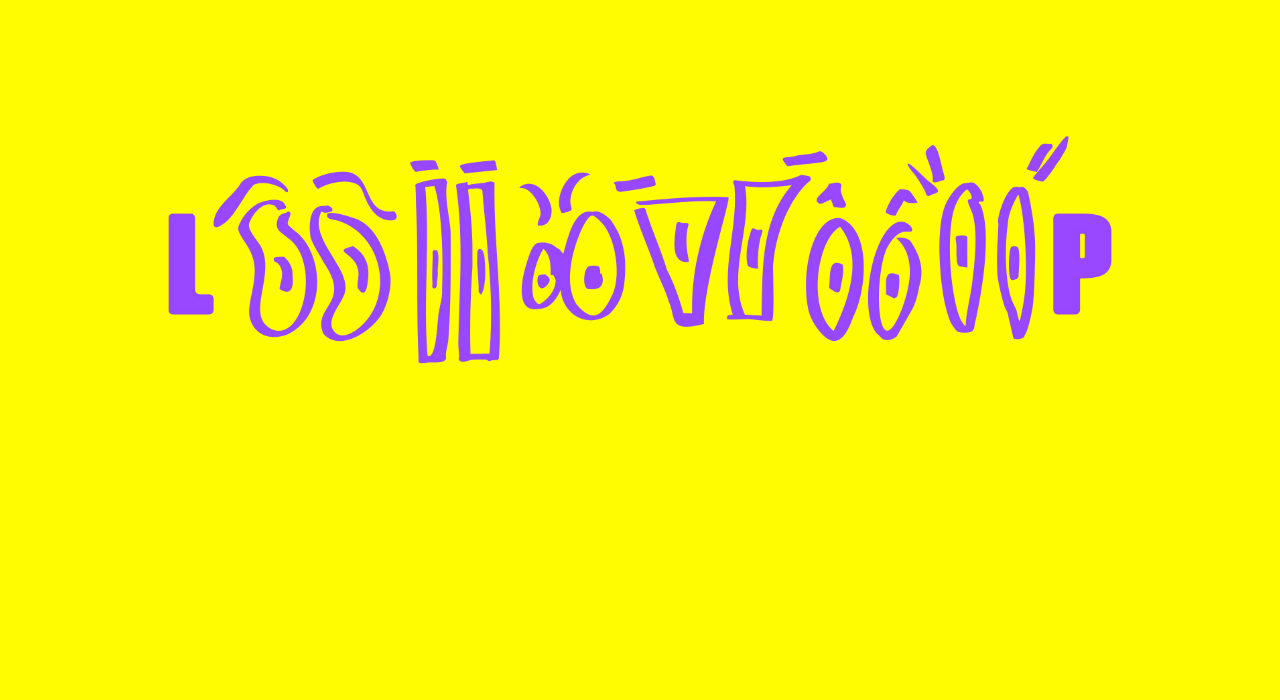
<file: LOOP.html>
<!DOCTYPE html>
<html lang="en">
  <head>
    <head>
      <meta charset="utf-8" />
      <meta name="viewport" content="width=device-width, initial-scale=1" />
      <link rel="stylesheet" href="style/projekt.css" />
      <title>Portfolio | LOOP4YOU</title>
    </head>
    <script defer src="main.js"></script>
  </head>

  <body>
    <div id="navibereich">
      <ul>
        <br />
        <li id="navigation"><a href="LOOP.html">LOOP4YOU</a></li>
        <br />
        <li id="navigation"><a href="zsc.html">Zürcher Segel Club</a></li>
        <br />
        <li id="navigation"><a href="KBV4.html">Kein Bier vor 4</a></li>
        <br />
        <li id="navigation"><a href="XTREM.html">Xtreme Run Herisau</a></li>
        <br />
        <li id="navigation"><a href="sticky.html">Stick To Your Goals</a></li>
        <br />
        <li id="navigation">
          <a href="Reclam.html">Reclam</a>
        </li>
        <br />
        <li id="navigation">
          <a href="NHB.html">Nachhaltigkeitsbericht</a>
        </li>
        <br />
        <li id="navigation"><a href="lasslos.html">LASS LOS</a></li>
      </ul>
    </div>

    <div class="text">
      <p>Branding</p>
    </div>

    <div class="zurueck">
      <a href="index.html">zurück</a>
    </div>

      <section class="fullscreen">
      <img
        src="assets/LOOP/Portfolio_Lisa_Steiger_LOOP4YOU_1.jpg"
        class="special-image"
        alt="Bild 3"
      />
    </section>
    </section>
    <section class="fullscreen">
      <img
        src="assets/LOOP/Portfolio_Lisa_Steiger_LOOP4YOU_10.jpg"
        alt="Bild 3"
      />
    </section>
    <section class="fullscreen">
      <img
        src="assets/LOOP/Portfolio_Lisa_Steiger_LOOP4YOU_7.jpg"
        alt="Bild 3"
      />
    </section>
    <section class="fullscreen">
      <img
        src="assets/LOOP/Portfolio_Lisa_Steiger_LOOP4YOU_20.jpg"
        alt="Bild 3"
      />
    </section>
    <section class="fullscreen">
      <img
        src="assets/LOOP/Portfolio_Lisa_Steiger_LOOP4YOU_2.jpg"
        alt="Bild 3"
      />
    </section>

    <section class="fullscreen">
      <img
        src="assets/LOOP/Portfolio_Lisa_Steiger_LOOP4YOU_3.jpg"
        alt="Bild 3"
      />
    </section>
    <section class="fullscreen">
      <img
        src="assets/LOOP/Portfolio_Lisa_Steiger_LOOP4YOU_4.jpg"
        alt="Bild 3"
      />
    </section>
    <section class="fullscreen">
      <img
        src="assets/LOOP/Portfolio_Lisa_Steiger_LOOP4YOU_5.jpg"
        alt="Bild 3"
      />
    </section>
    <section class="fullscreen">
      <img
        src="assets/LOOP/Portfolio_Lisa_Steiger_LOOP4YOU_6.jpg"
        alt="Bild 3"
      />
    </section>

    <section class="fullscreen">
      <img
        src="assets/LOOP/Portfolio_Lisa_Steiger_LOOP4YOU_9.jpg"
        alt="Bild 3"
      />
    </section>

    <section class="fullscreen">
      <img
        src="assets/LOOP/Portfolio_Lisa_Steiger_LOOP4YOU_12.gif"
        alt="Bild 3"
      />
    </section>
    <section class="fullscreen">
      <img
        src="assets/LOOP/Portfolio_Lisa_Steiger_LOOP4YOU_18.gif"
        alt="Bild 3"
      />
    </section>

    <section class="fullscreen">
      <img
        src="assets/LOOP/Portfolio_Lisa_Steiger_LOOP4YOU_15.jpg"
        alt="Bild 3"
      />
    </section>

    <section class="fullscreen">
      <img
        src="assets/LOOP/Portfolio_Lisa_Steiger_LOOP4YOU_16.jpg"
        alt="Bild 3"
      />
    </section>
    <section class="fullscreen">
      <img
        src="assets/LOOP/Portfolio_Lisa_Steiger_LOOP4YOU_14.jpg"
        alt="Bild 3"
      />
    </section>
    <script src="projekt.js"></script>
  </body>
</html>
</file>
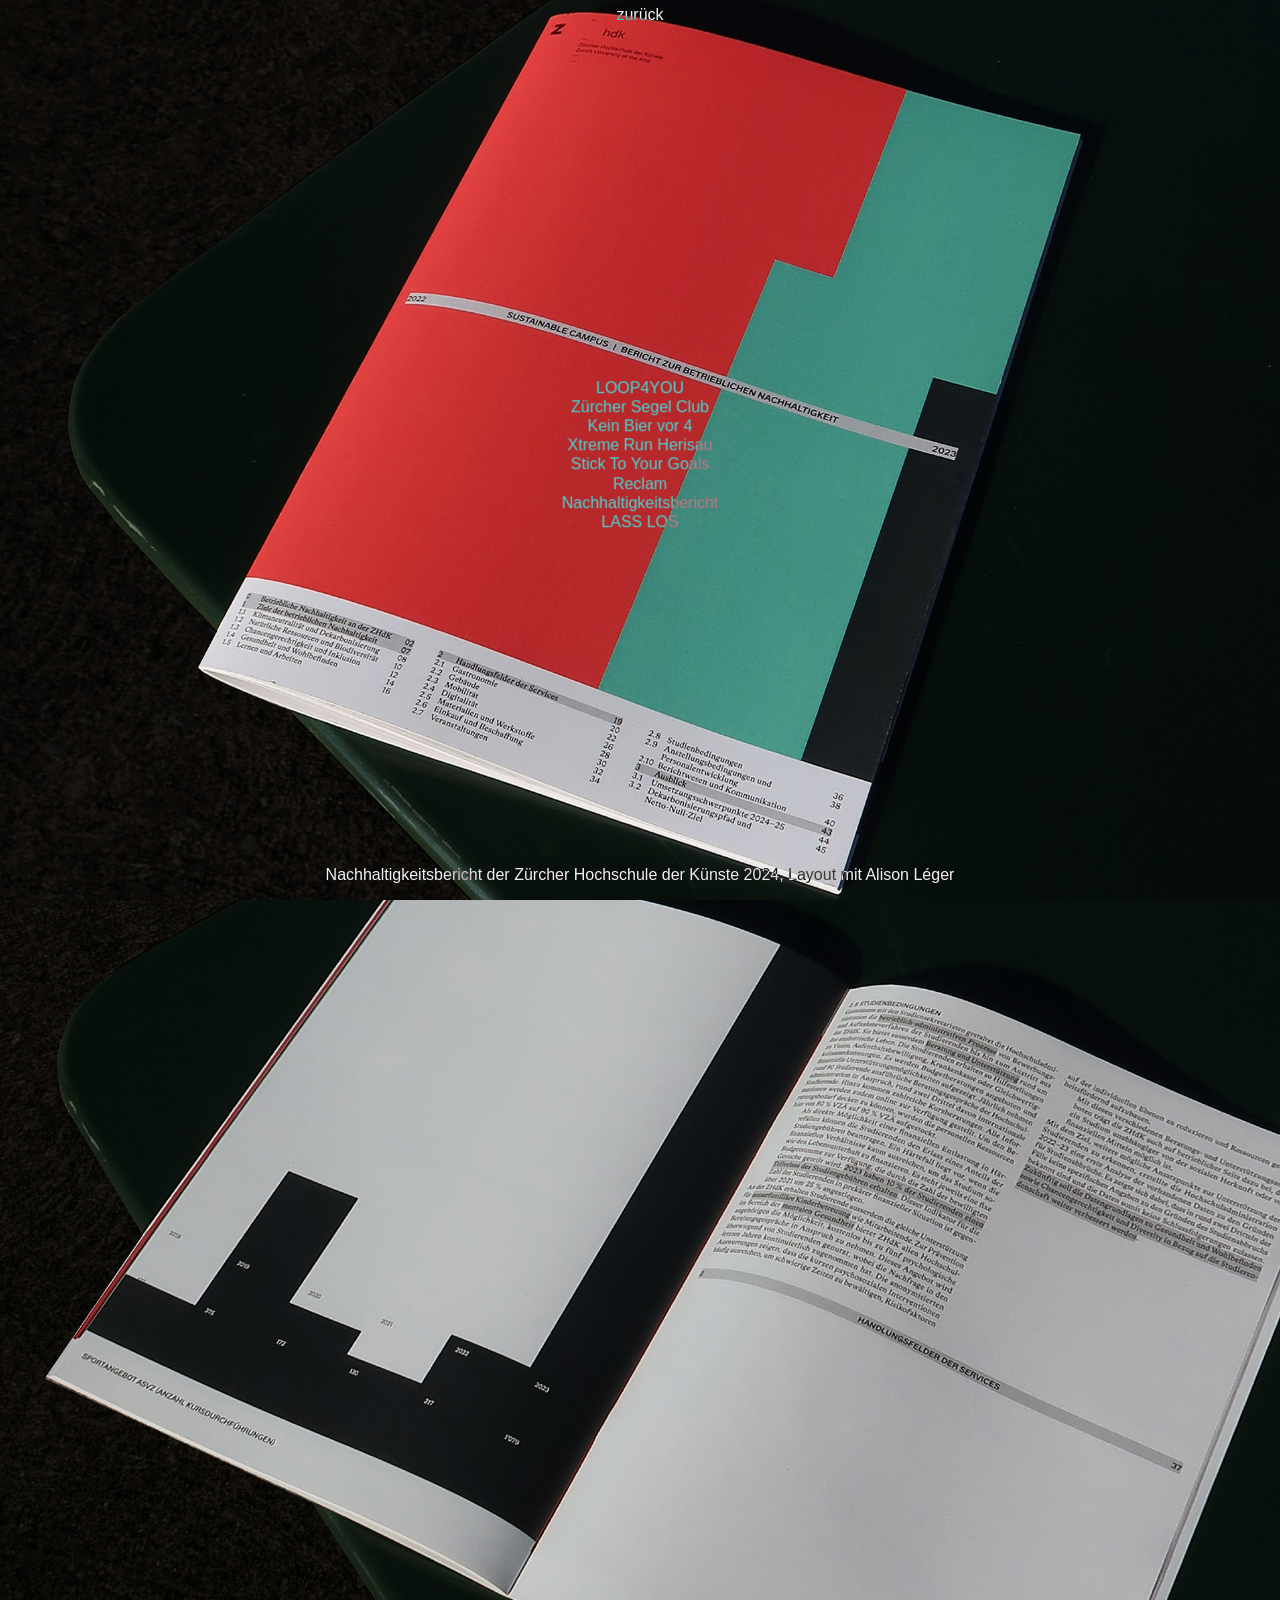
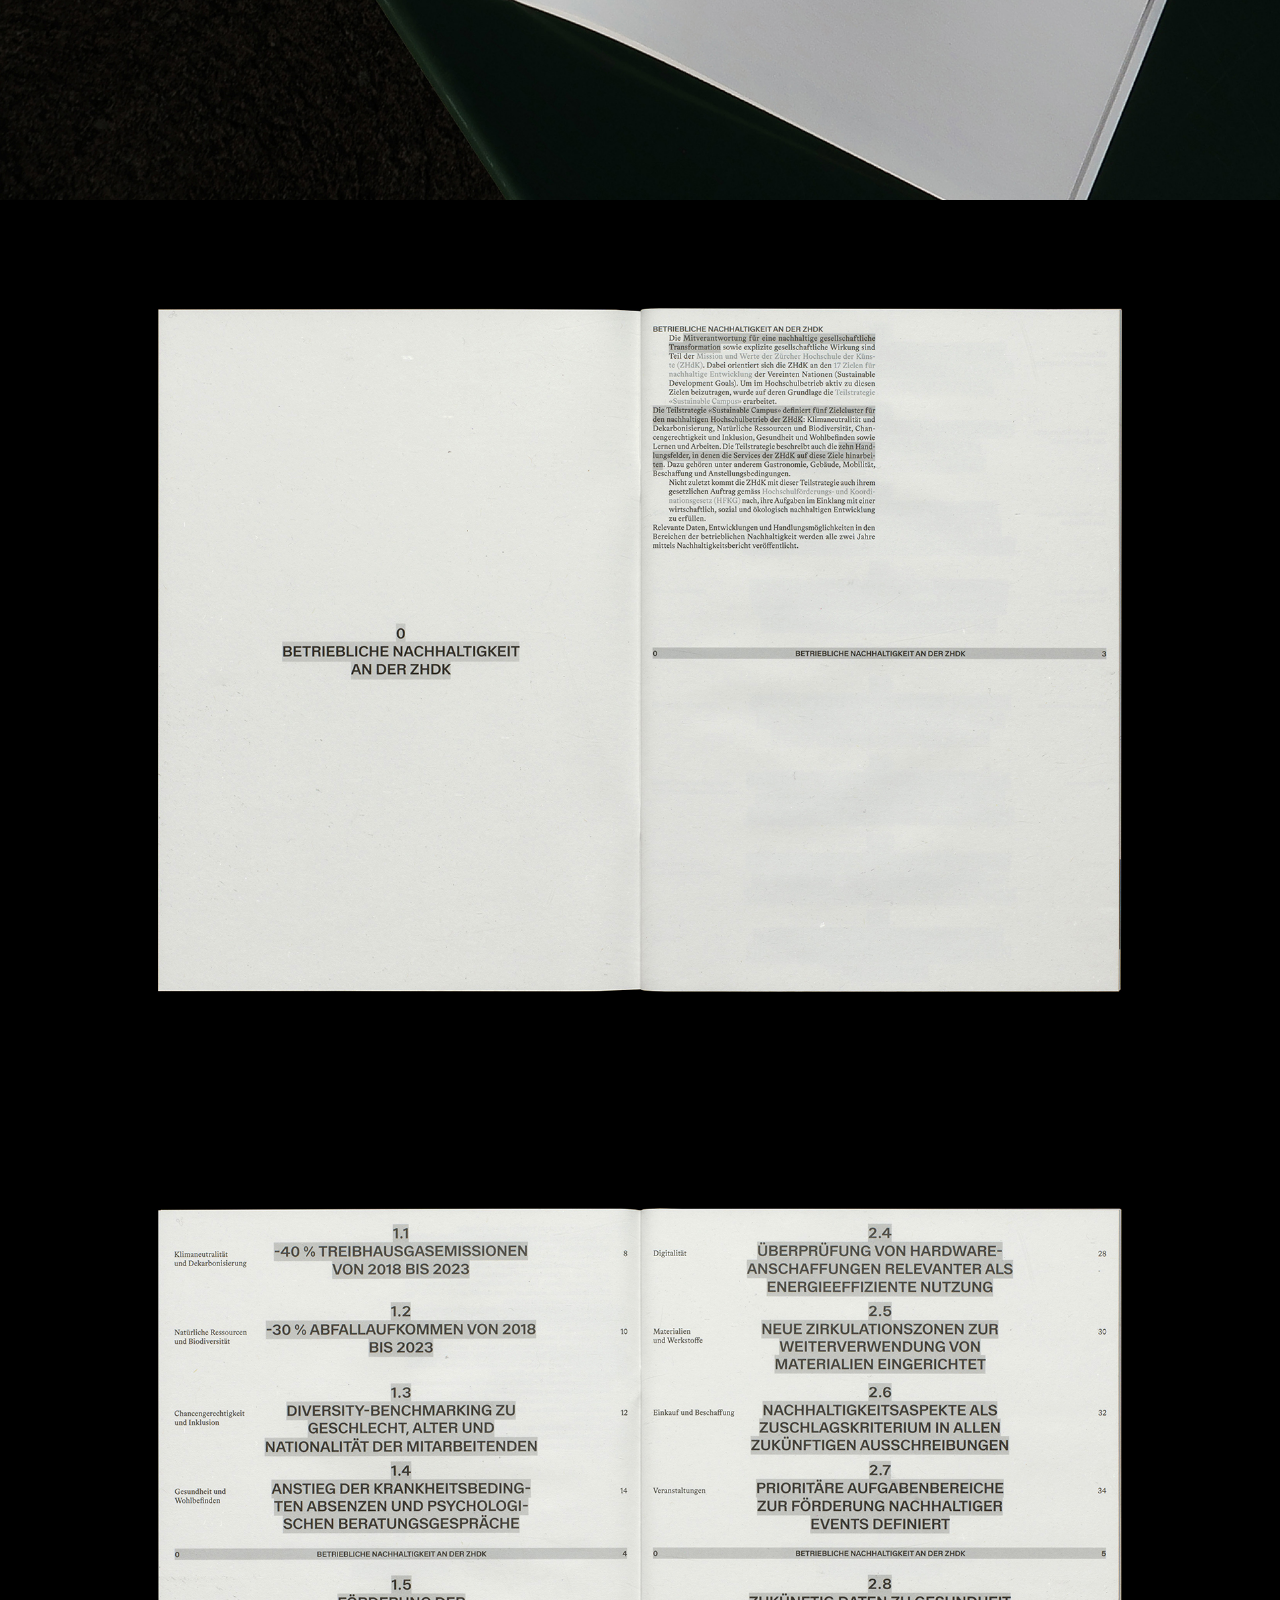
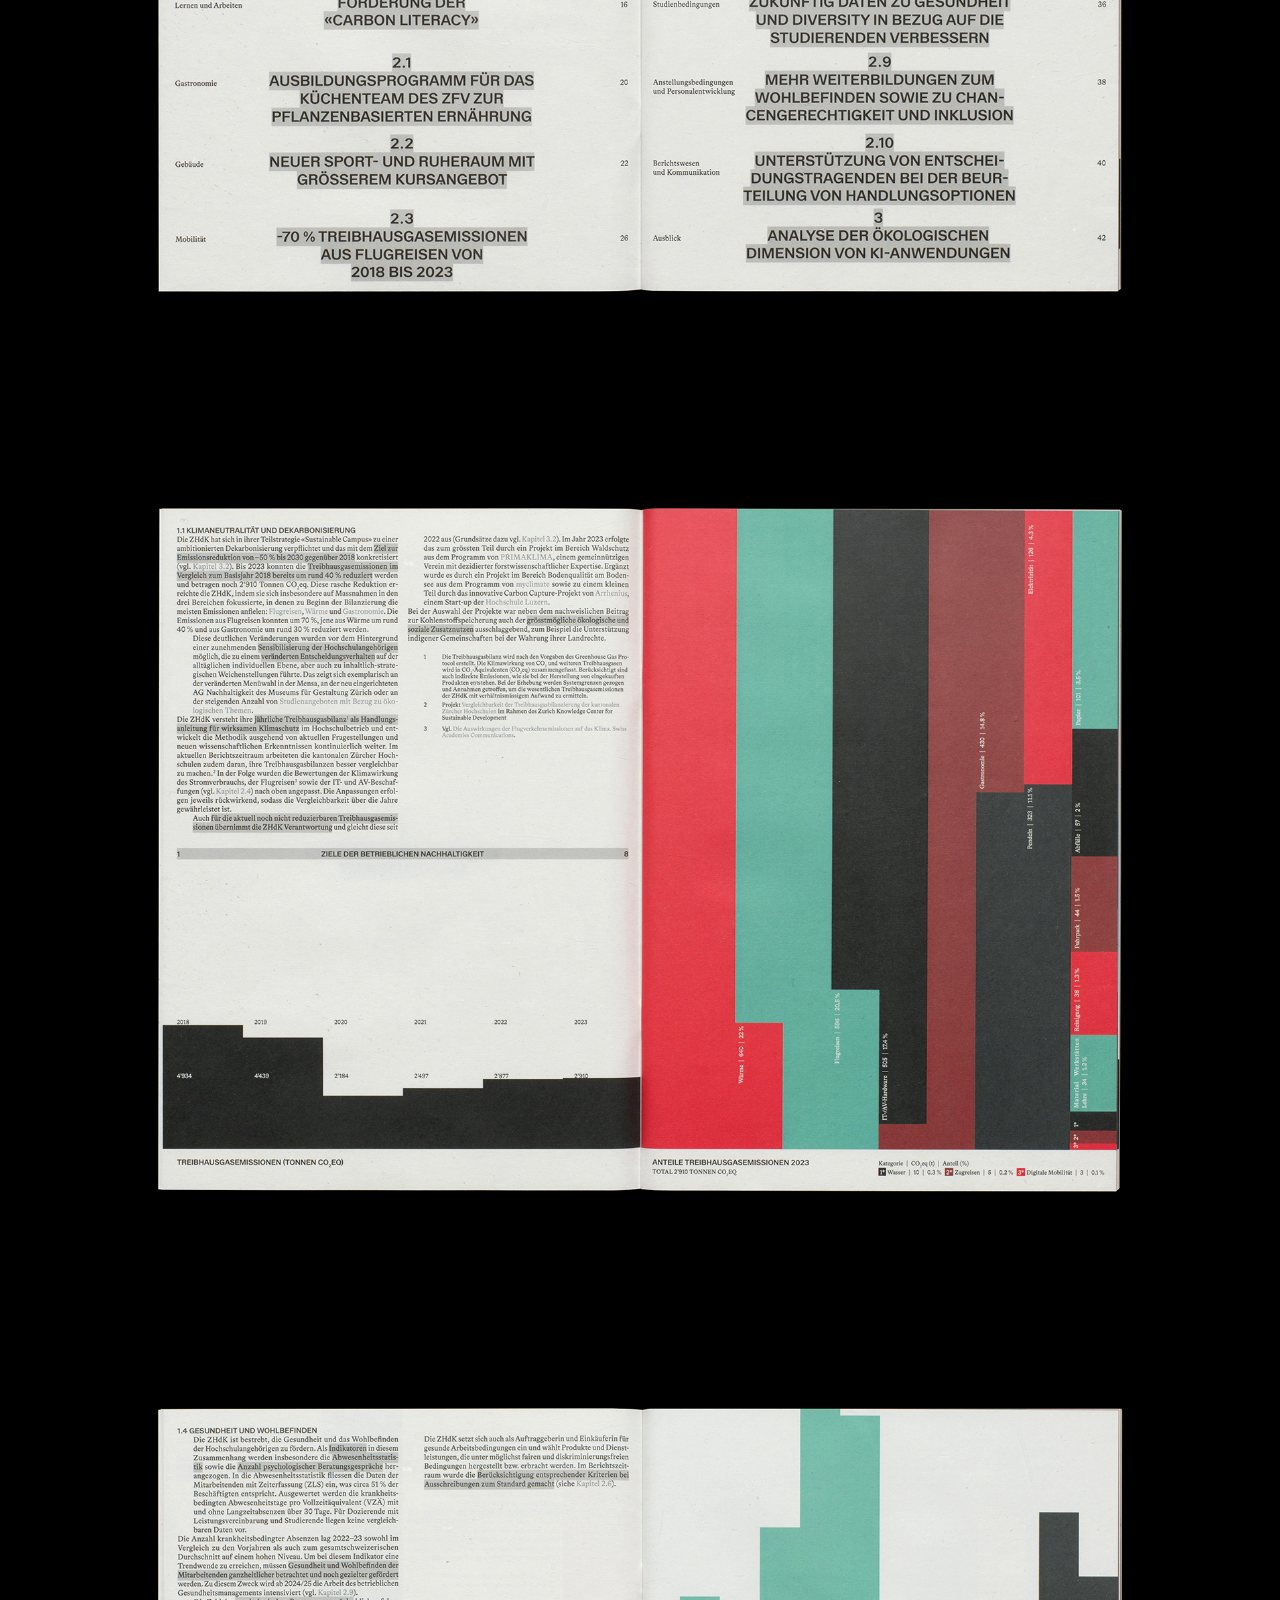
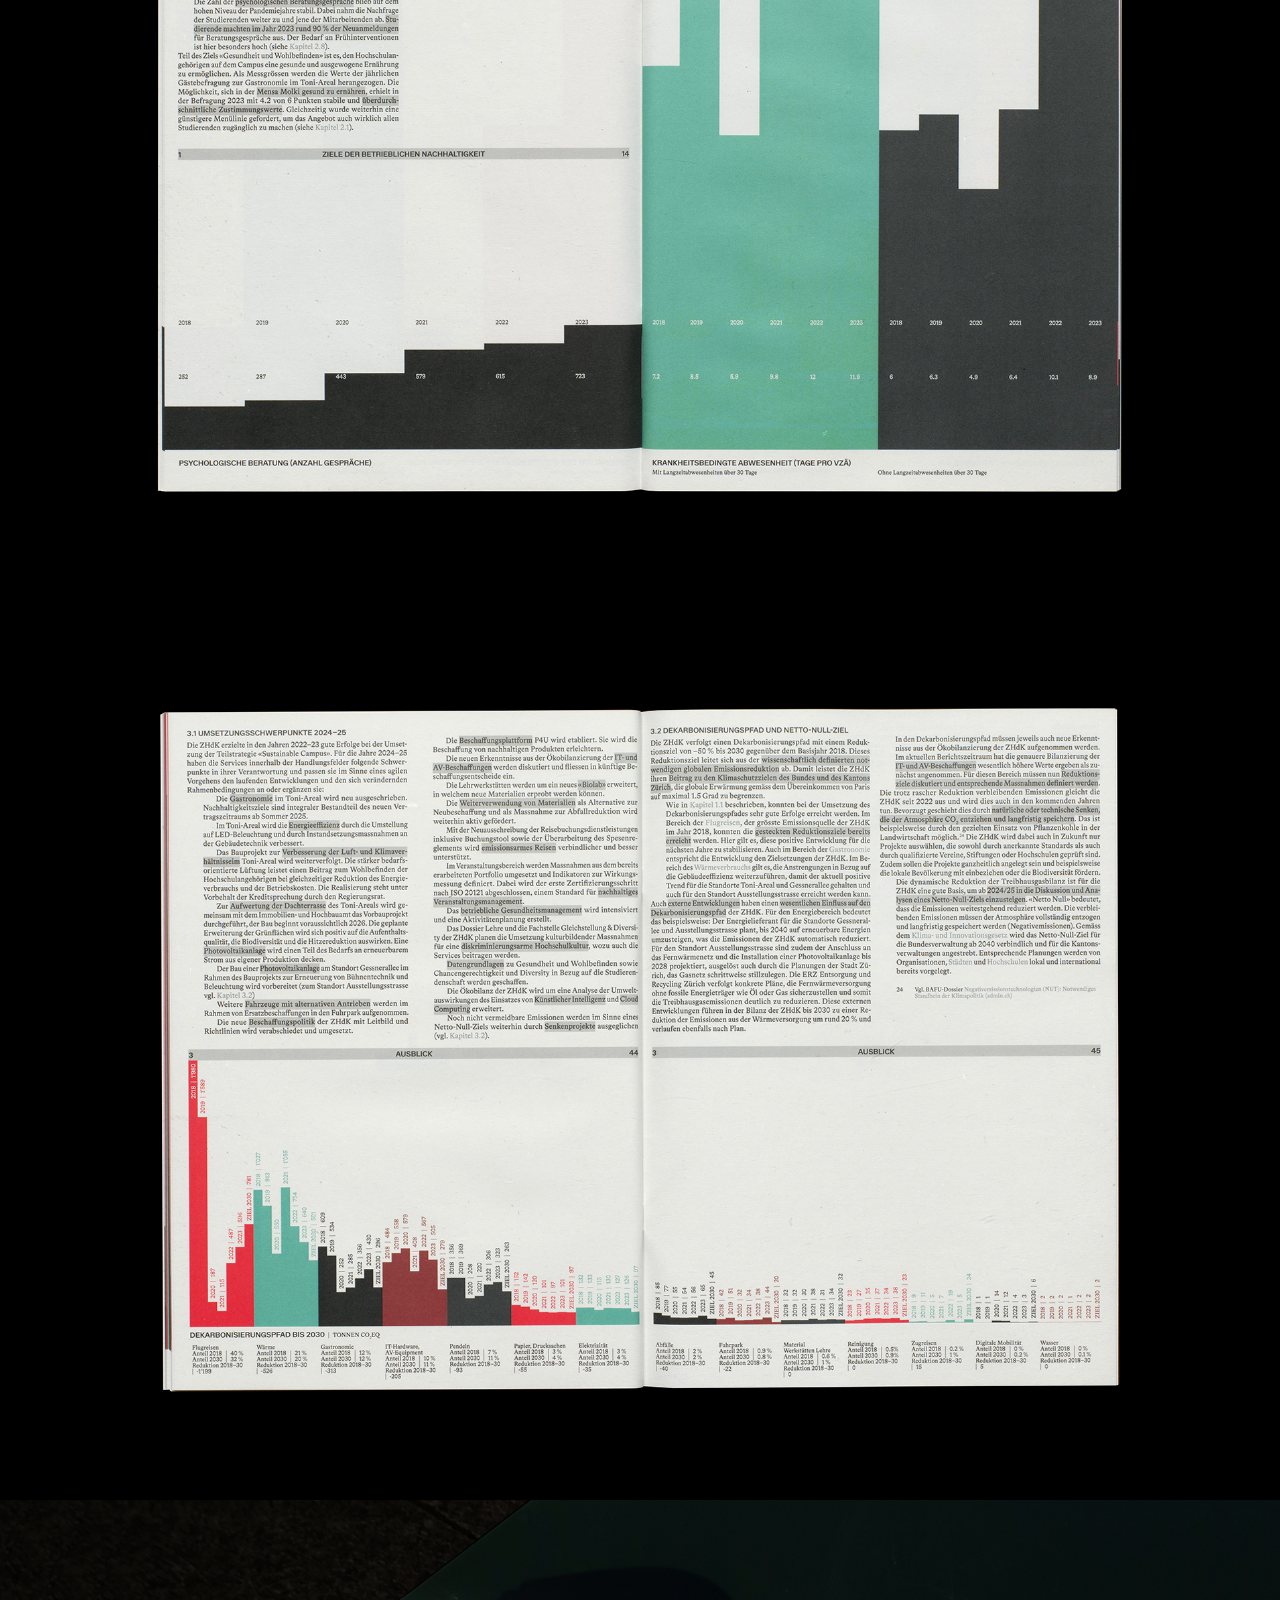
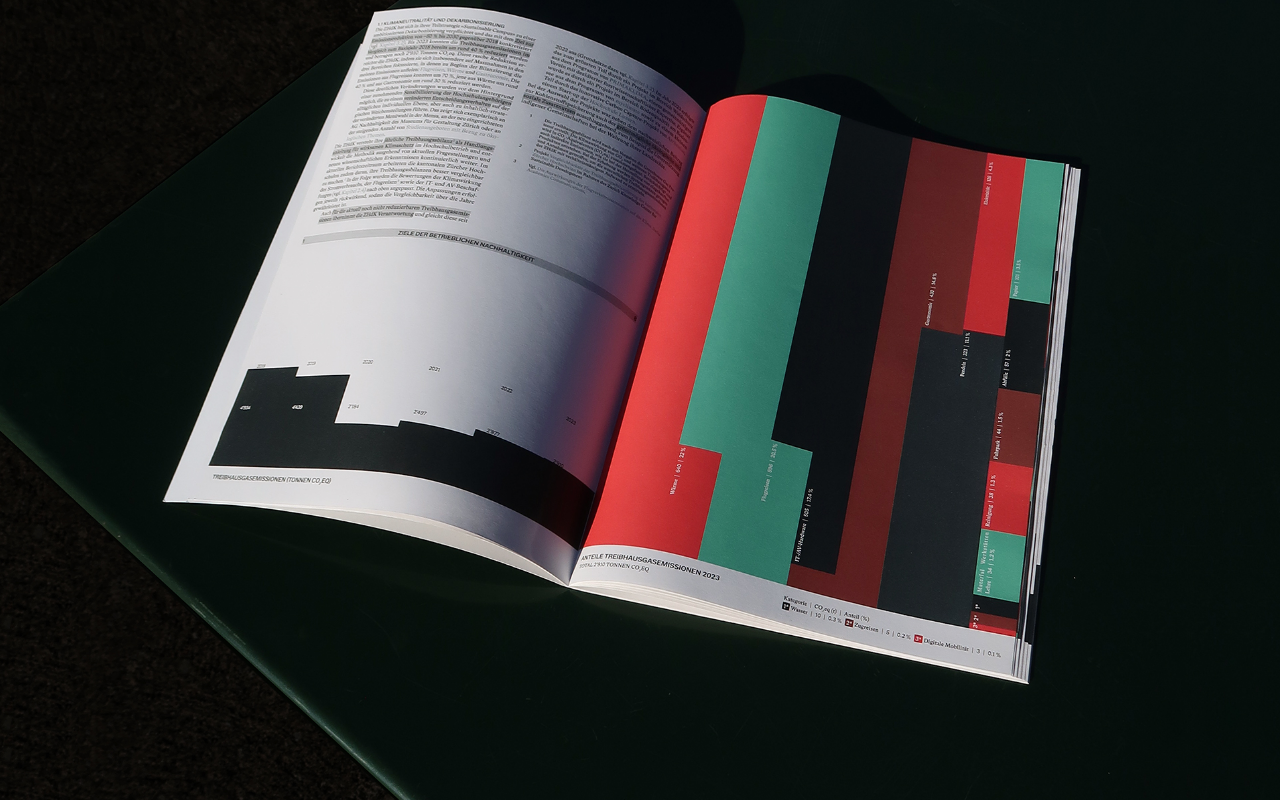
<file: NHB.html>
<!DOCTYPE html>
<html lang="en">
  <head>
    <head>
      <meta charset="utf-8" />
      <meta name="viewport" content="width=device-width, initial-scale=1" />
      <link rel="stylesheet" href="style/projekt.css" />
      <title>Portfolio | Nachhaltigkeitsbericht</title>
    </head>
    <script defer src="main.js"></script>
  </head>

  <body>
    <div id="navibereich">
      <ul>
        <br />
        <li id="navigation"><a href="LOOP.html">LOOP4YOU</a></li>
        <br />
        <li id="navigation"><a href="zsc.html">Zürcher Segel Club</a></li>
        <br />
        <li id="navigation"><a href="KBV4.html">Kein Bier vor 4</a></li>
        <br />
        <li id="navigation"><a href="XTREM.html">Xtreme Run Herisau</a></li>
        <br />
        <li id="navigation"><a href="sticky.html">Stick To Your Goals</a></li>
        <br />
        <li id="navigation">
          <a href="Reclam.html">Reclam</a>
        </li>
        <br />
        <li id="navigation">
          <a href="NHB.html">Nachhaltigkeitsbericht</a>
        </li>
        <br />
        <li id="navigation"><a href="lasslos.html">LASS LOS</a></li>
      </ul>
    </div>

    <div class="text">
      <p>
        Nachhaltigkeitsbericht der Zürcher Hochschule der Künste 2024, Layout
        mit Alison Léger
      </p>
    </div>

    <div class="zurueck">
      <a href="index.html">zurück</a>
    </div>

    <section class="fullscreen">
      <img src="assets/NHB/Portfolio_Lisa_Steiger_NHB_8.jpg" alt="Bild 3" />
    </section>
    <section class="fullscreen">
      <img src="assets/NHB/Portfolio_Lisa_Steiger_NHB_2.jpg" alt="Bild 3" />
    </section>
    <section class="fullscreen">
      <img src="assets/NHB/Portfolio_Lisa_Steiger_NHB_3.jpg" alt="Bild 3" />
    </section>
    <section class="fullscreen">
      <img src="assets/NHB/Portfolio_Lisa_Steiger_NHB_4.jpg" alt="Bild 3" />
    </section>
    <section class="fullscreen">
      <img src="assets/NHB/Portfolio_Lisa_Steiger_NHB_5.jpg" alt="Bild 3" />
    </section>
    <section class="fullscreen">
      <img src="assets/NHB/Portfolio_Lisa_Steiger_NHB_6.jpg" alt="Bild 3" />
    </section>
    <section class="fullscreen">
      <img src="assets/NHB/Portfolio_Lisa_Steiger_NHB_7.jpg" alt="Bild 3" />
    </section>
    <section class="fullscreen">
      <img src="assets/NHB/Portfolio_Lisa_Steiger_NHB_1.jpg" alt="Bild 3" />
    </section>

    <script src="projekt.js"></script>
  </body>
</html>
</file>
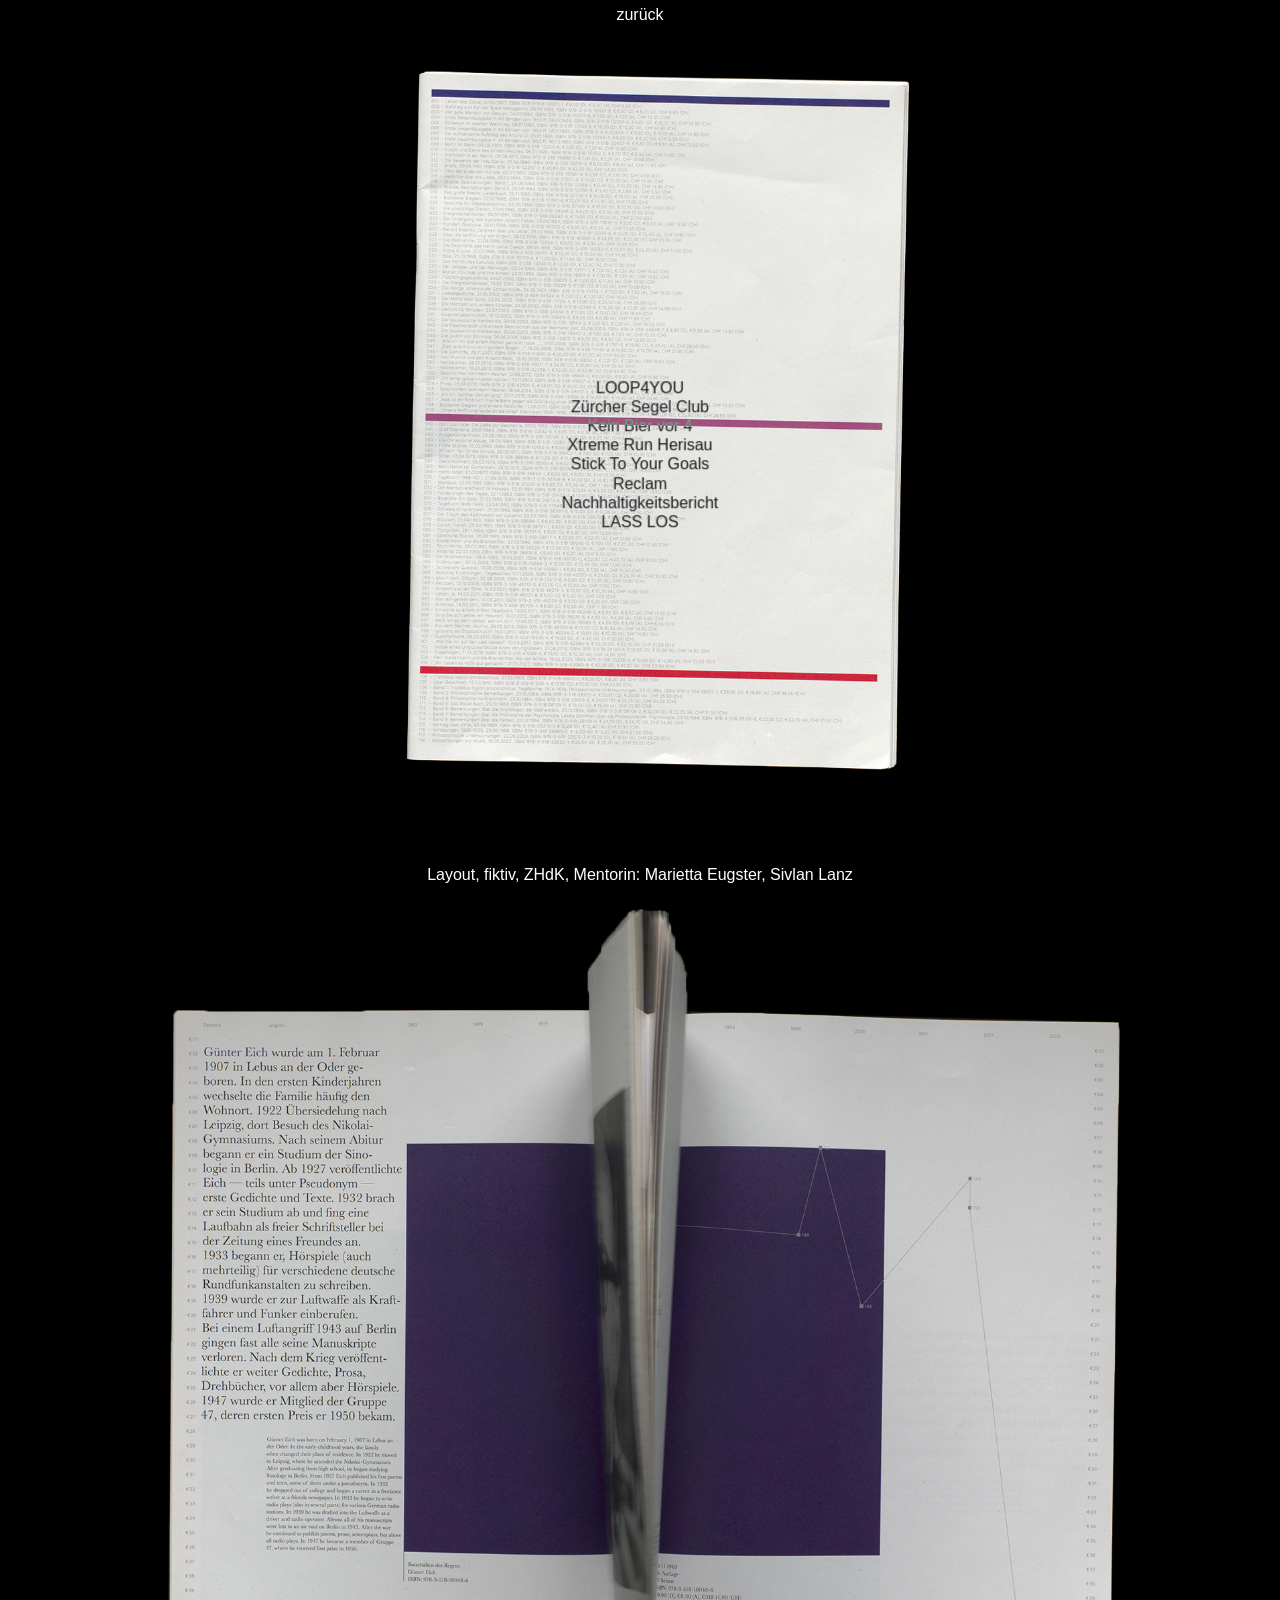
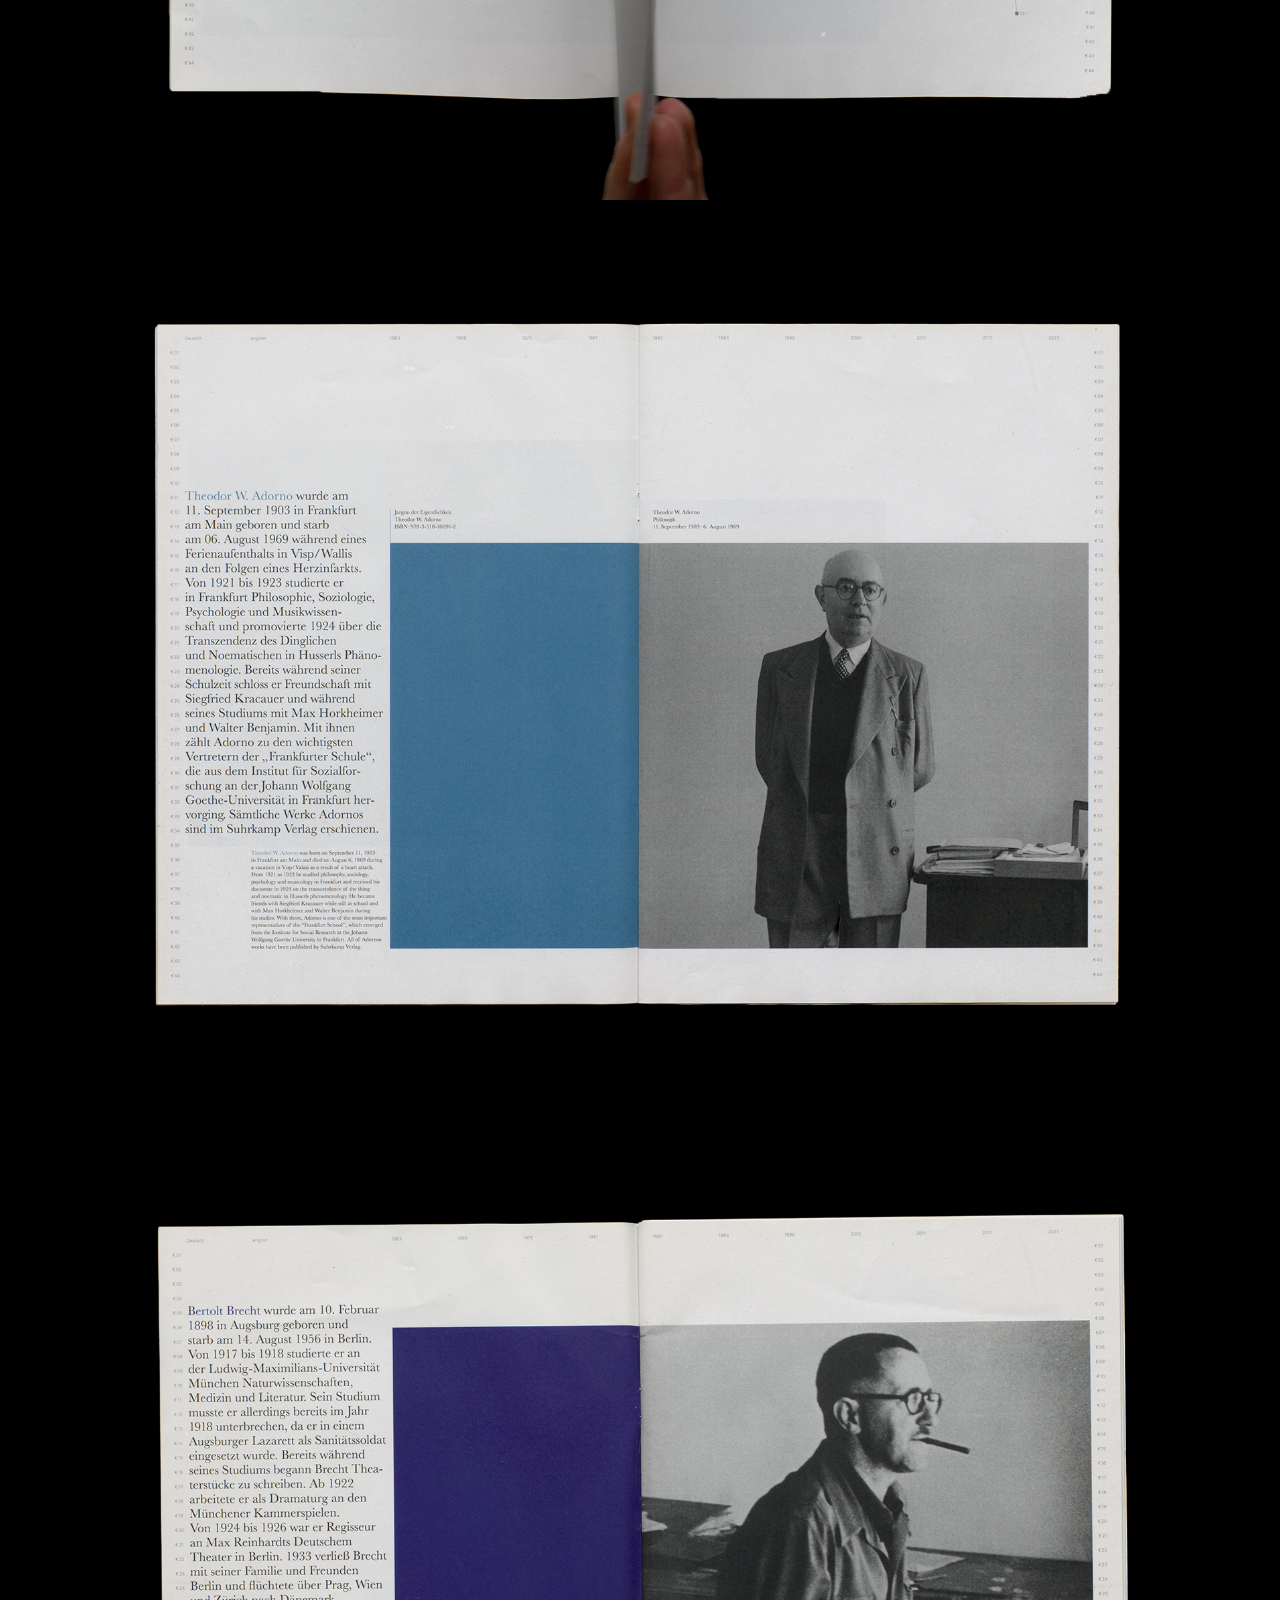
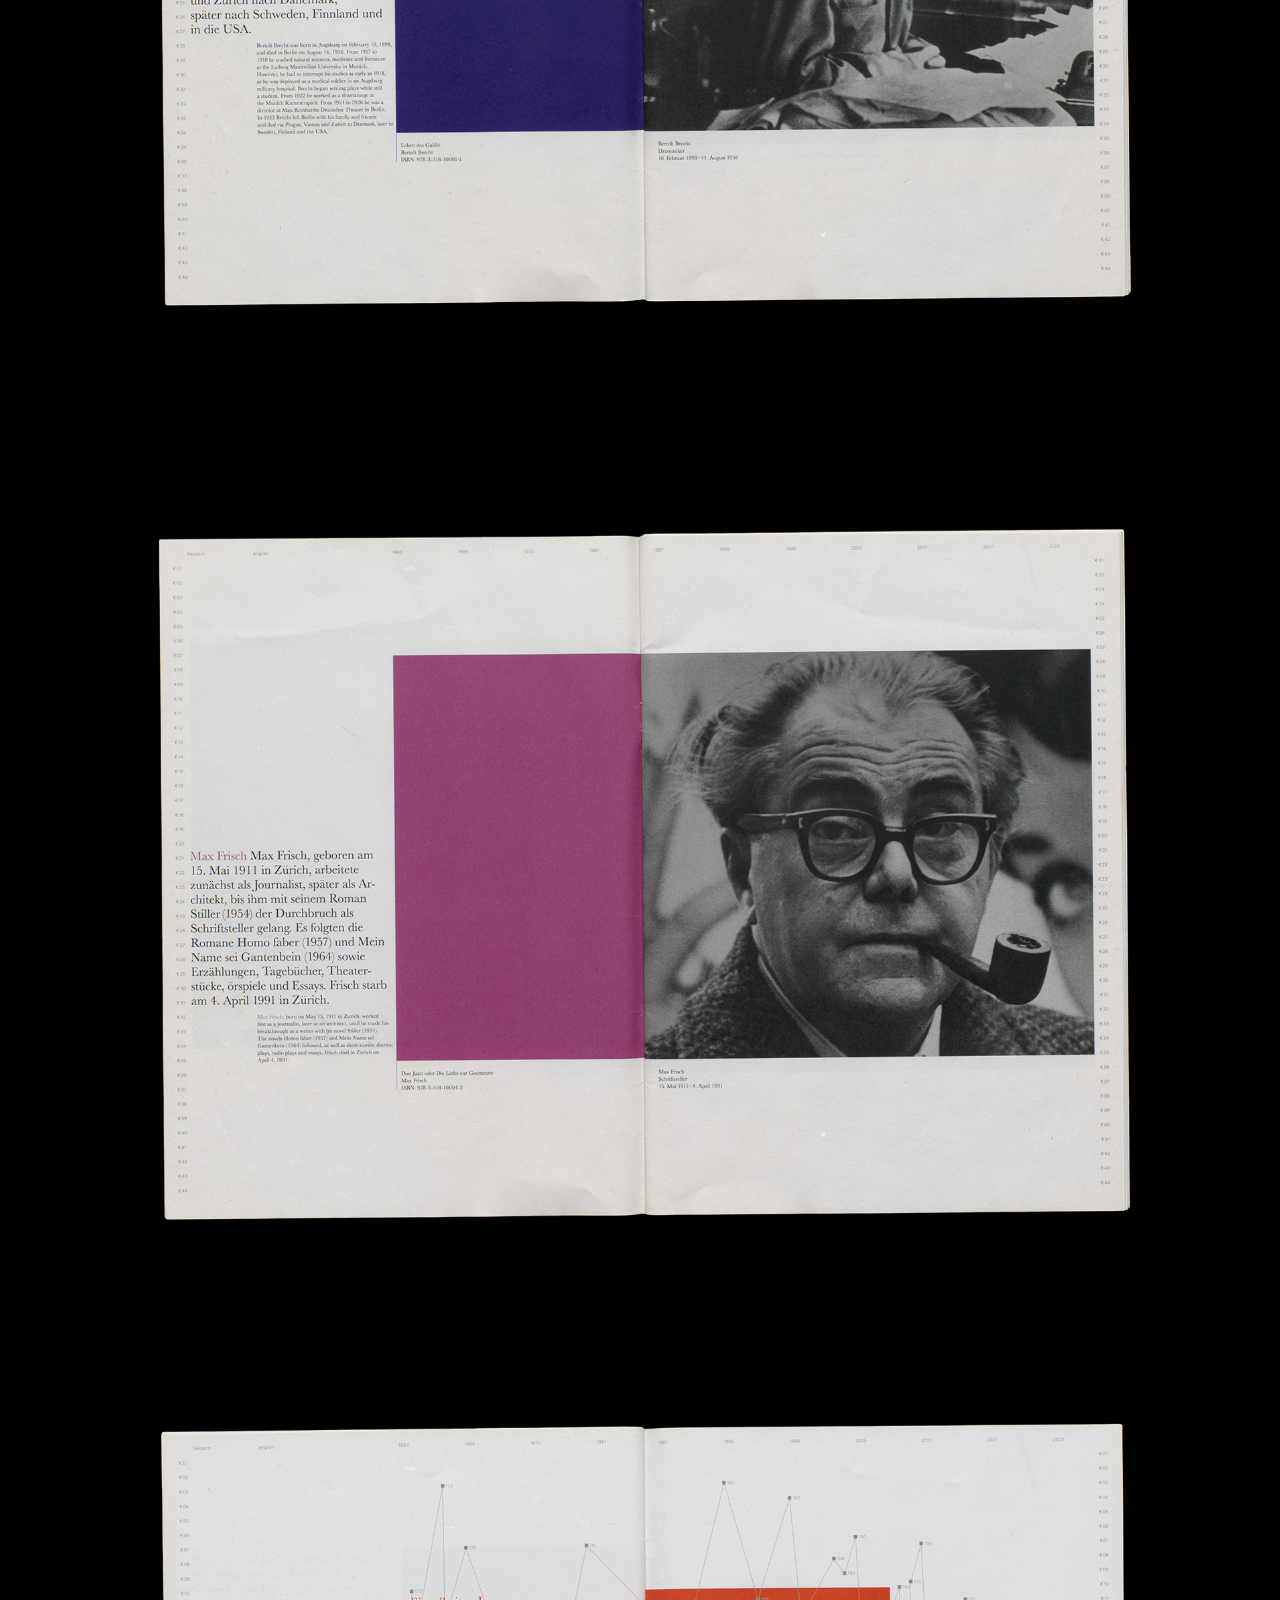
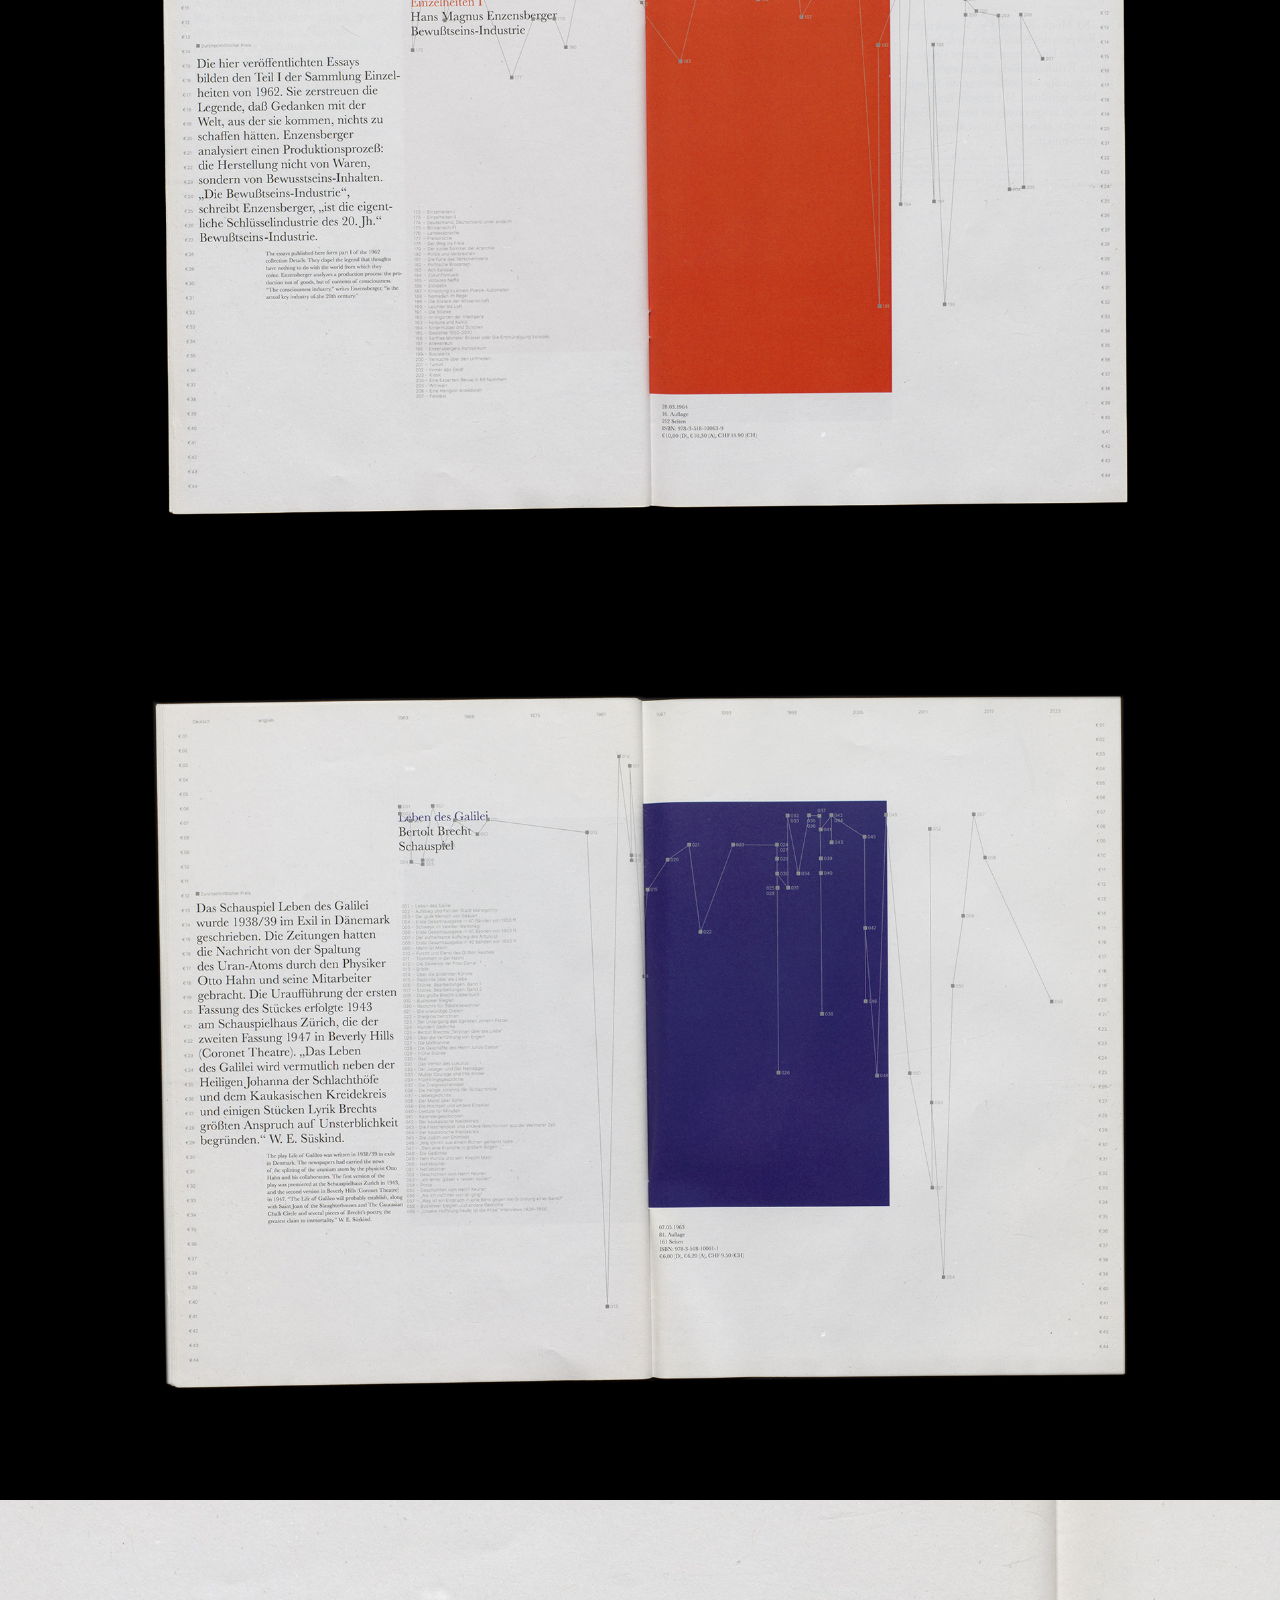
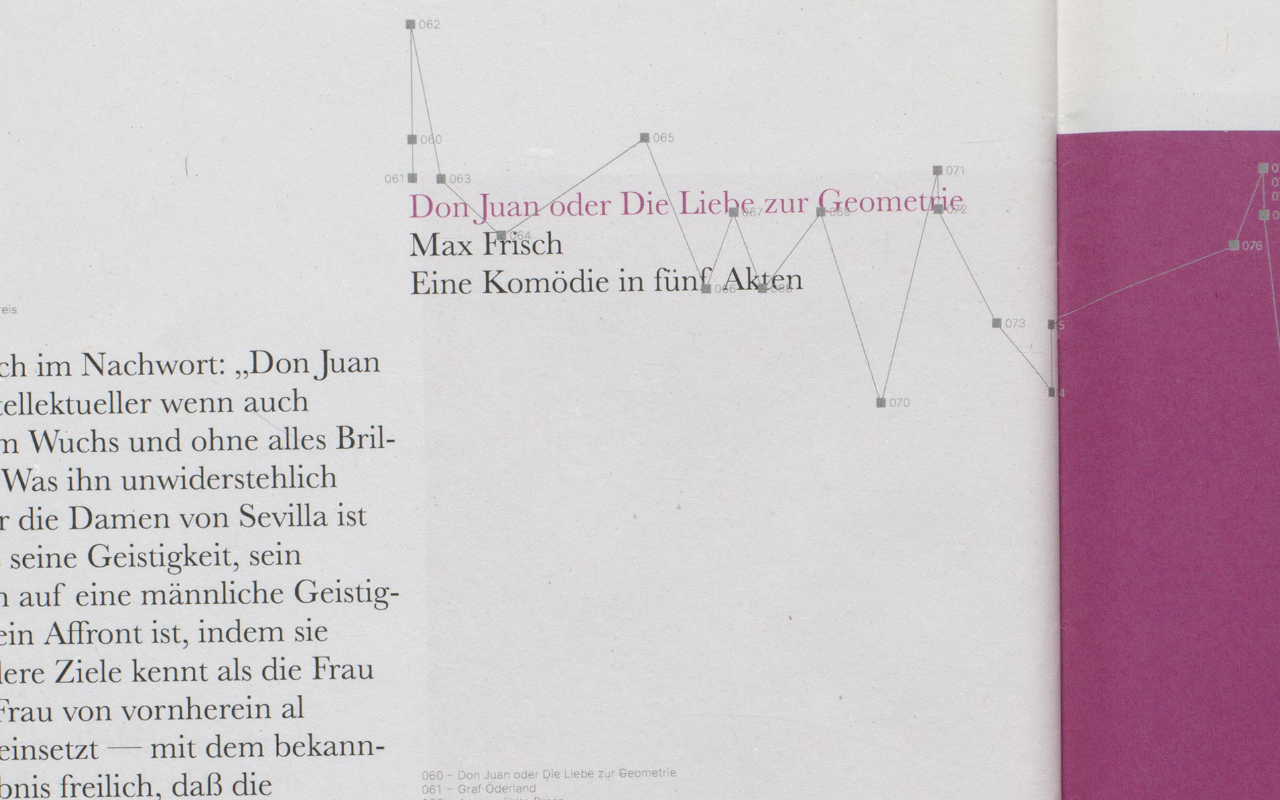
<file: Reclam.html>
<!DOCTYPE html>
<html lang="en">
  <head>
    <head>
      <meta charset="utf-8" />
      <meta name="viewport" content="width=device-width, initial-scale=1" />
      <link rel="stylesheet" href="style/projekt.css" />
      <title>Portfolio | Programmvorschau Reclam</title>
    </head>
    <script defer src="main.js"></script>
  </head>

  <body>
    <div id="navibereich">
      <ul>
        <br />
        <li id="navigation"><a href="LOOP.html">LOOP4YOU</a></li>
        <br />
        <li id="navigation"><a href="zsc.html">Zürcher Segel Club</a></li>
        <br />
        <li id="navigation"><a href="KBV4.html">Kein Bier vor 4</a></li>
        <br />
        <li id="navigation"><a href="XTREM.html">Xtreme Run Herisau</a></li>
        <br />
        <li id="navigation"><a href="sticky.html">Stick To Your Goals</a></li>
        <br />
        <li id="navigation">
          <a href="Reclam.html">Reclam</a>
        </li>
        <br />
        <li id="navigation">
          <a href="NHB.html">Nachhaltigkeitsbericht</a>
        </li>
        <br />
        <li id="navigation"><a href="lasslos.html">LASS LOS</a></li>
      </ul>
    </div>

    <div class="text">
      <p>Layout, fiktiv, ZHdK, Mentorin: Marietta Eugster, Sivlan Lanz</p>
    </div>

    <div class="zurueck">
      <a href="index.html">zurück</a>
    </div>

    <section class="fullscreen">
      <img
        src="assets/Mengentext/Portfolio_Lisa_Steiger_Mengentext_07.jpg"
        alt="Bild 3"
      />
    </section>

    <section class="fullscreen">
      <img
        src="assets/Mengentext/Portfolio_Lisa_Steiger_Mengentext_06.jpg"
        alt="Bild 3"
      />
    </section>
    <section class="fullscreen">
      <img
        src="assets/Mengentext/Portfolio_Lisa_Steiger_Mengentext_03.jpg"
        alt="Bild 3"
      />
    </section>

    <section class="fullscreen">
      <img
        src="assets/Mengentext/Portfolio_Lisa_Steiger_Mengentext_01.jpg"
        alt="Bild 3"
      />
    </section>
    <section class="fullscreen">
      <img
        src="assets/Mengentext/Portfolio_Lisa_Steiger_Mengentext_02.jpg"
        alt="Bild 3"
      />
    </section>

    <section class="fullscreen">
      <img
        src="assets/Mengentext/Portfolio_Lisa_Steiger_Mengentext_04.jpg"
        alt="Bild 3"
      />
    </section>
    <section class="fullscreen">
      <img
        src="assets/Mengentext/Portfolio_Lisa_Steiger_Mengentext_05.jpg"
        alt="Bild 3"
      />
    </section>
    <section class="fullscreen">
      <img
        src="assets/Mengentext/Portfolio_Lisa_Steiger_Mengentext_09.jpg"
        alt="Bild 3"
      />
    </section>
    <script src="projekt.js"></script>
  </body>
</html>
</file>
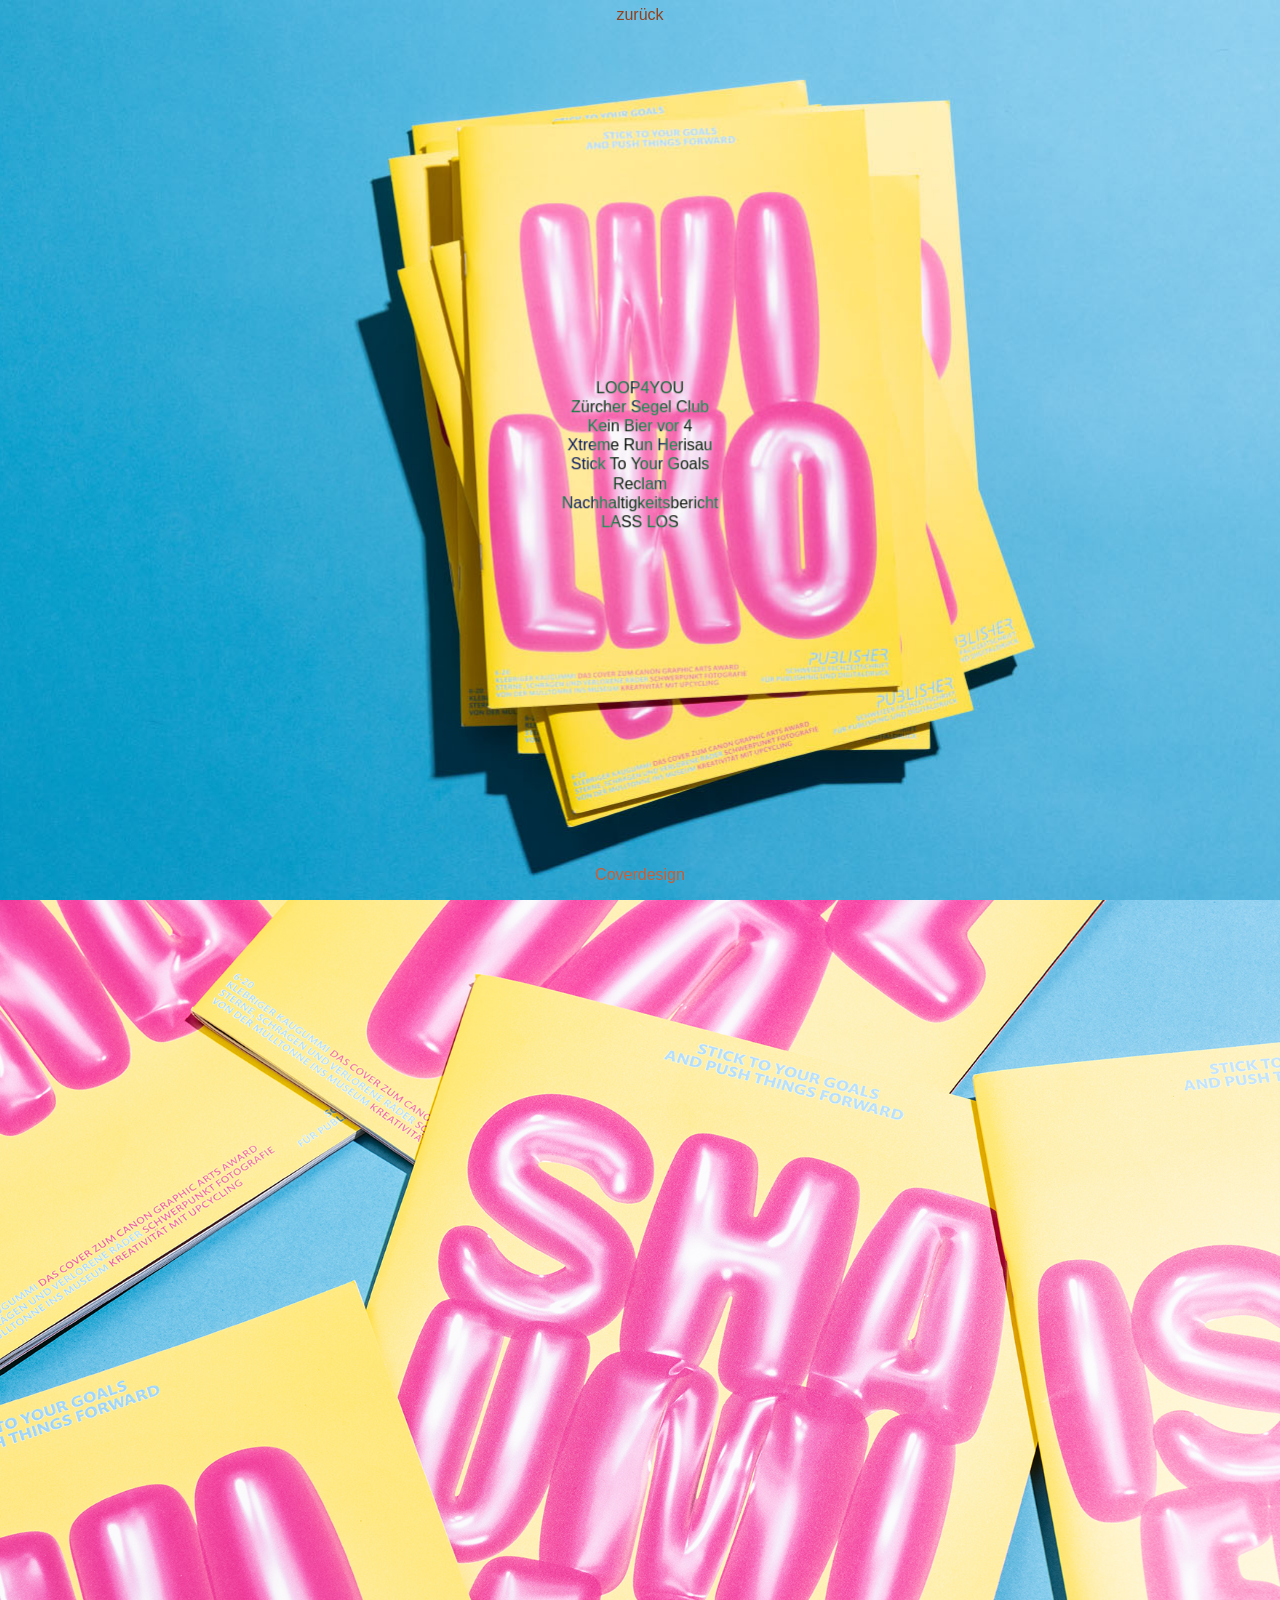
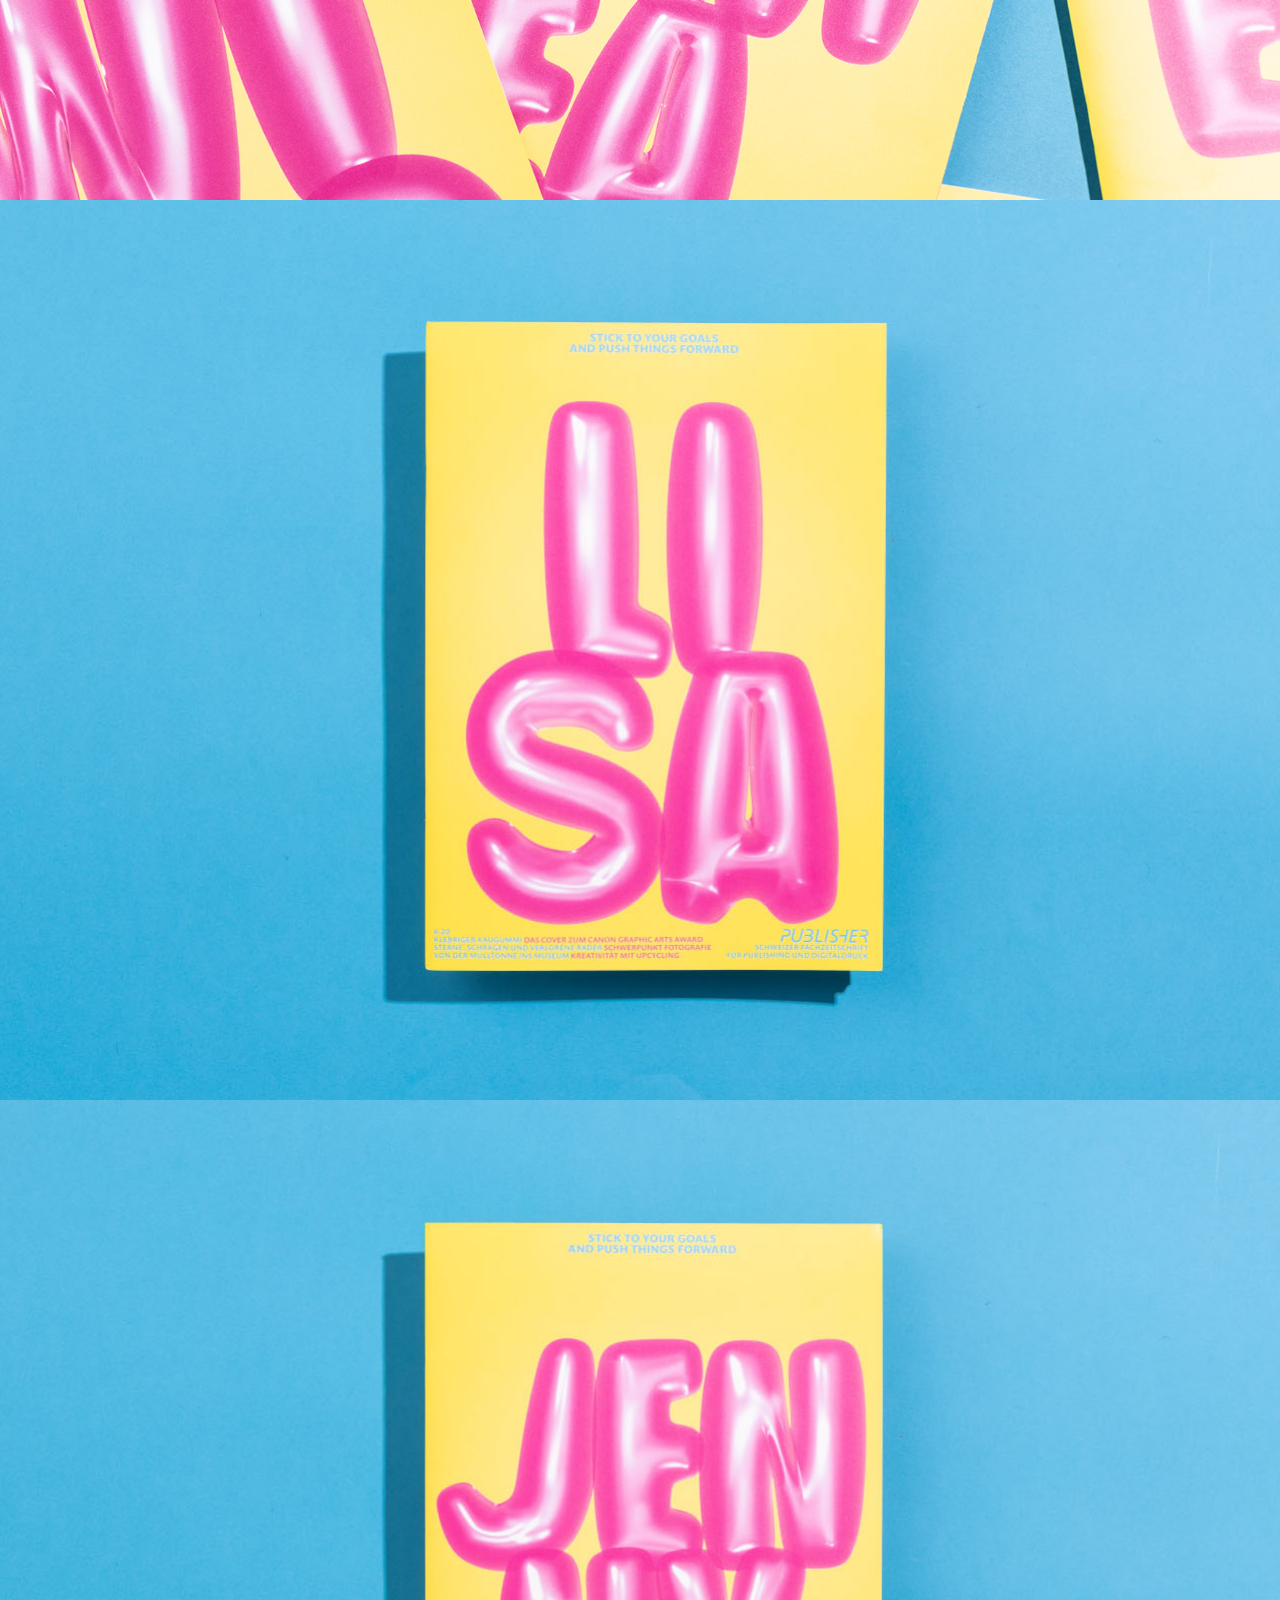
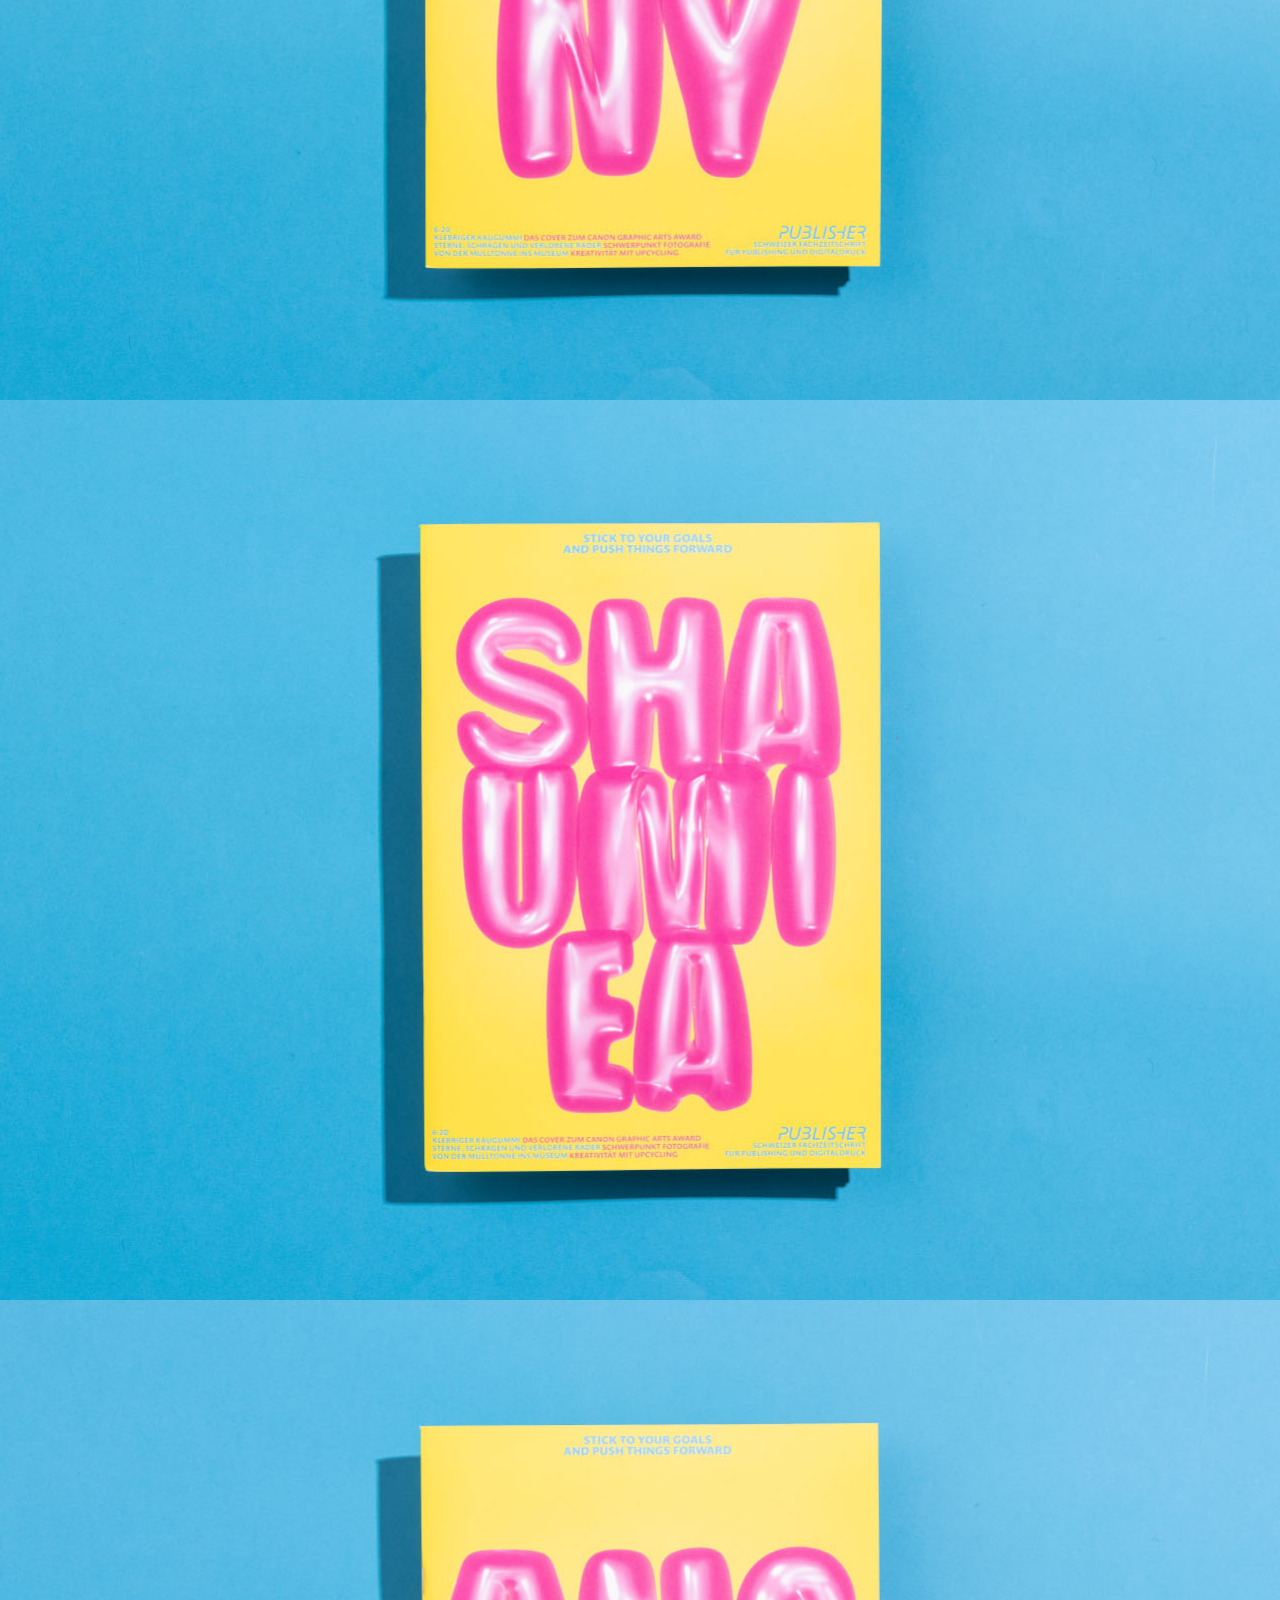
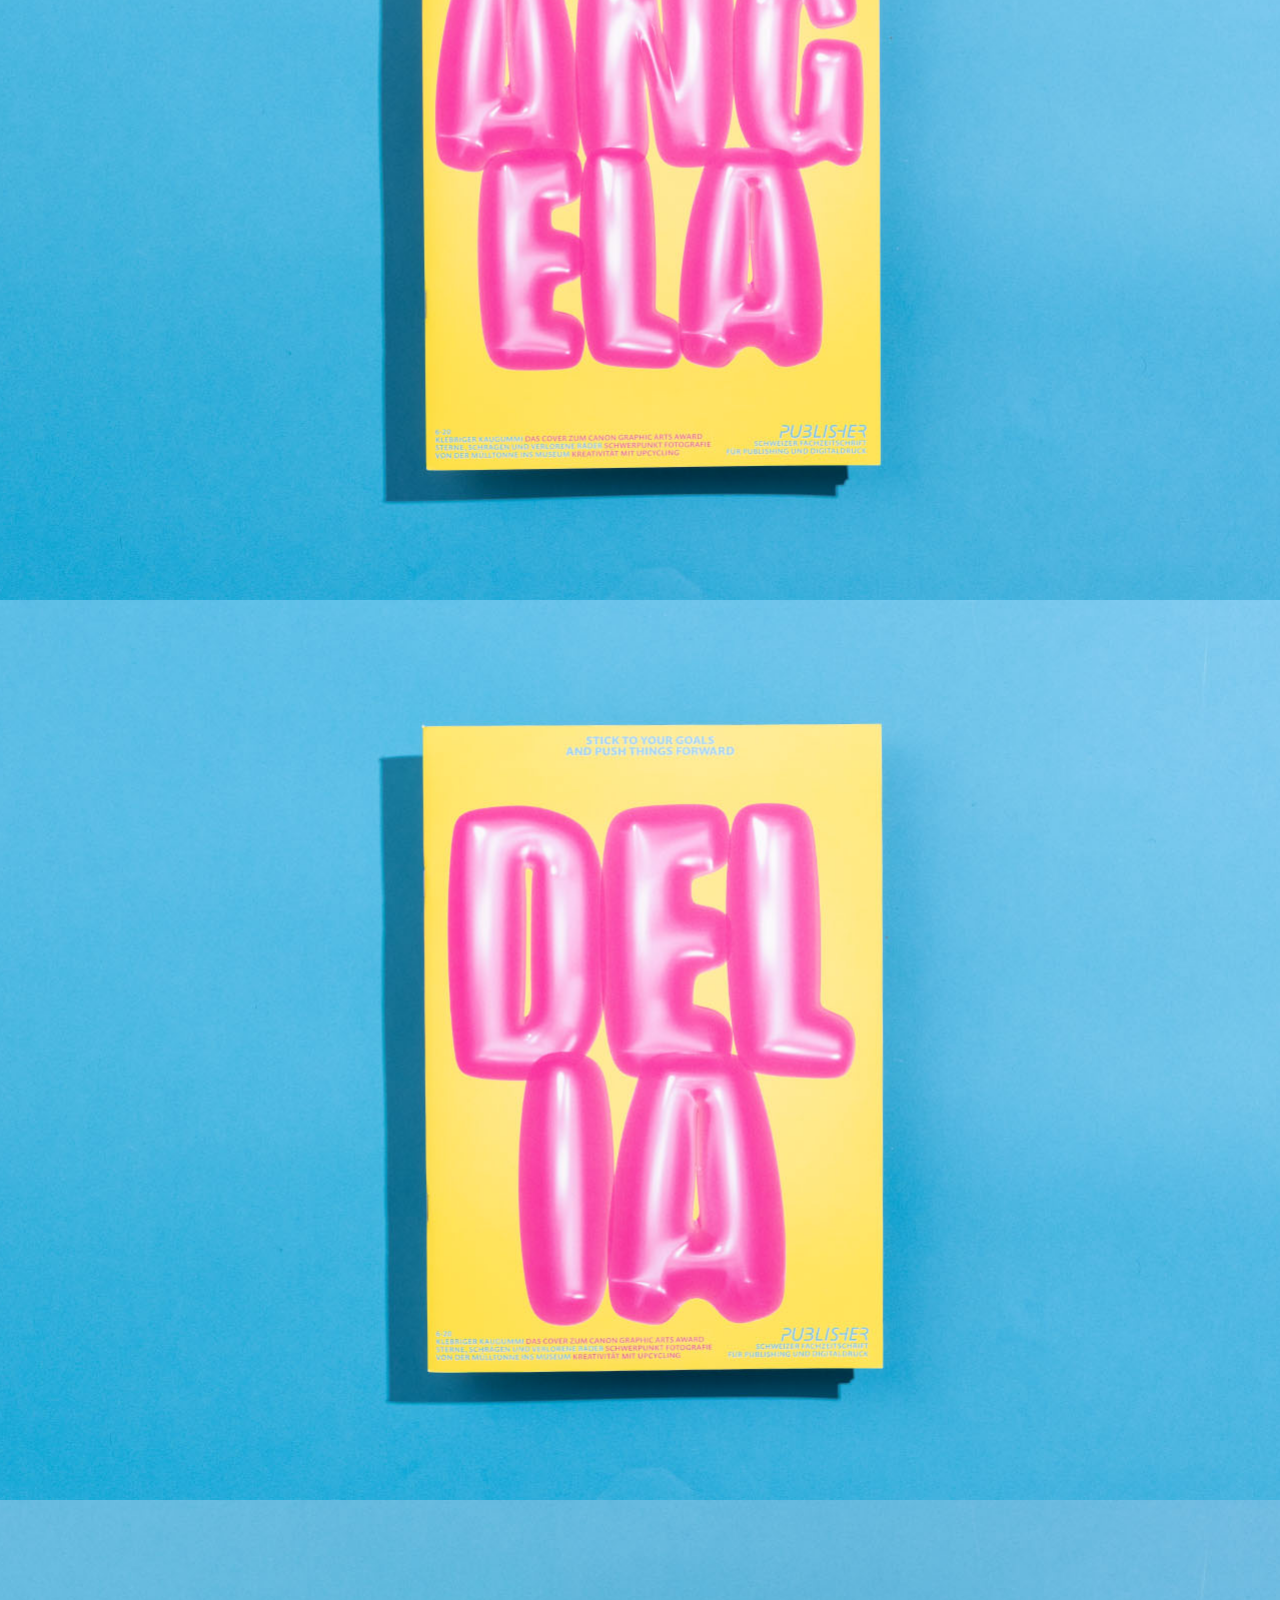
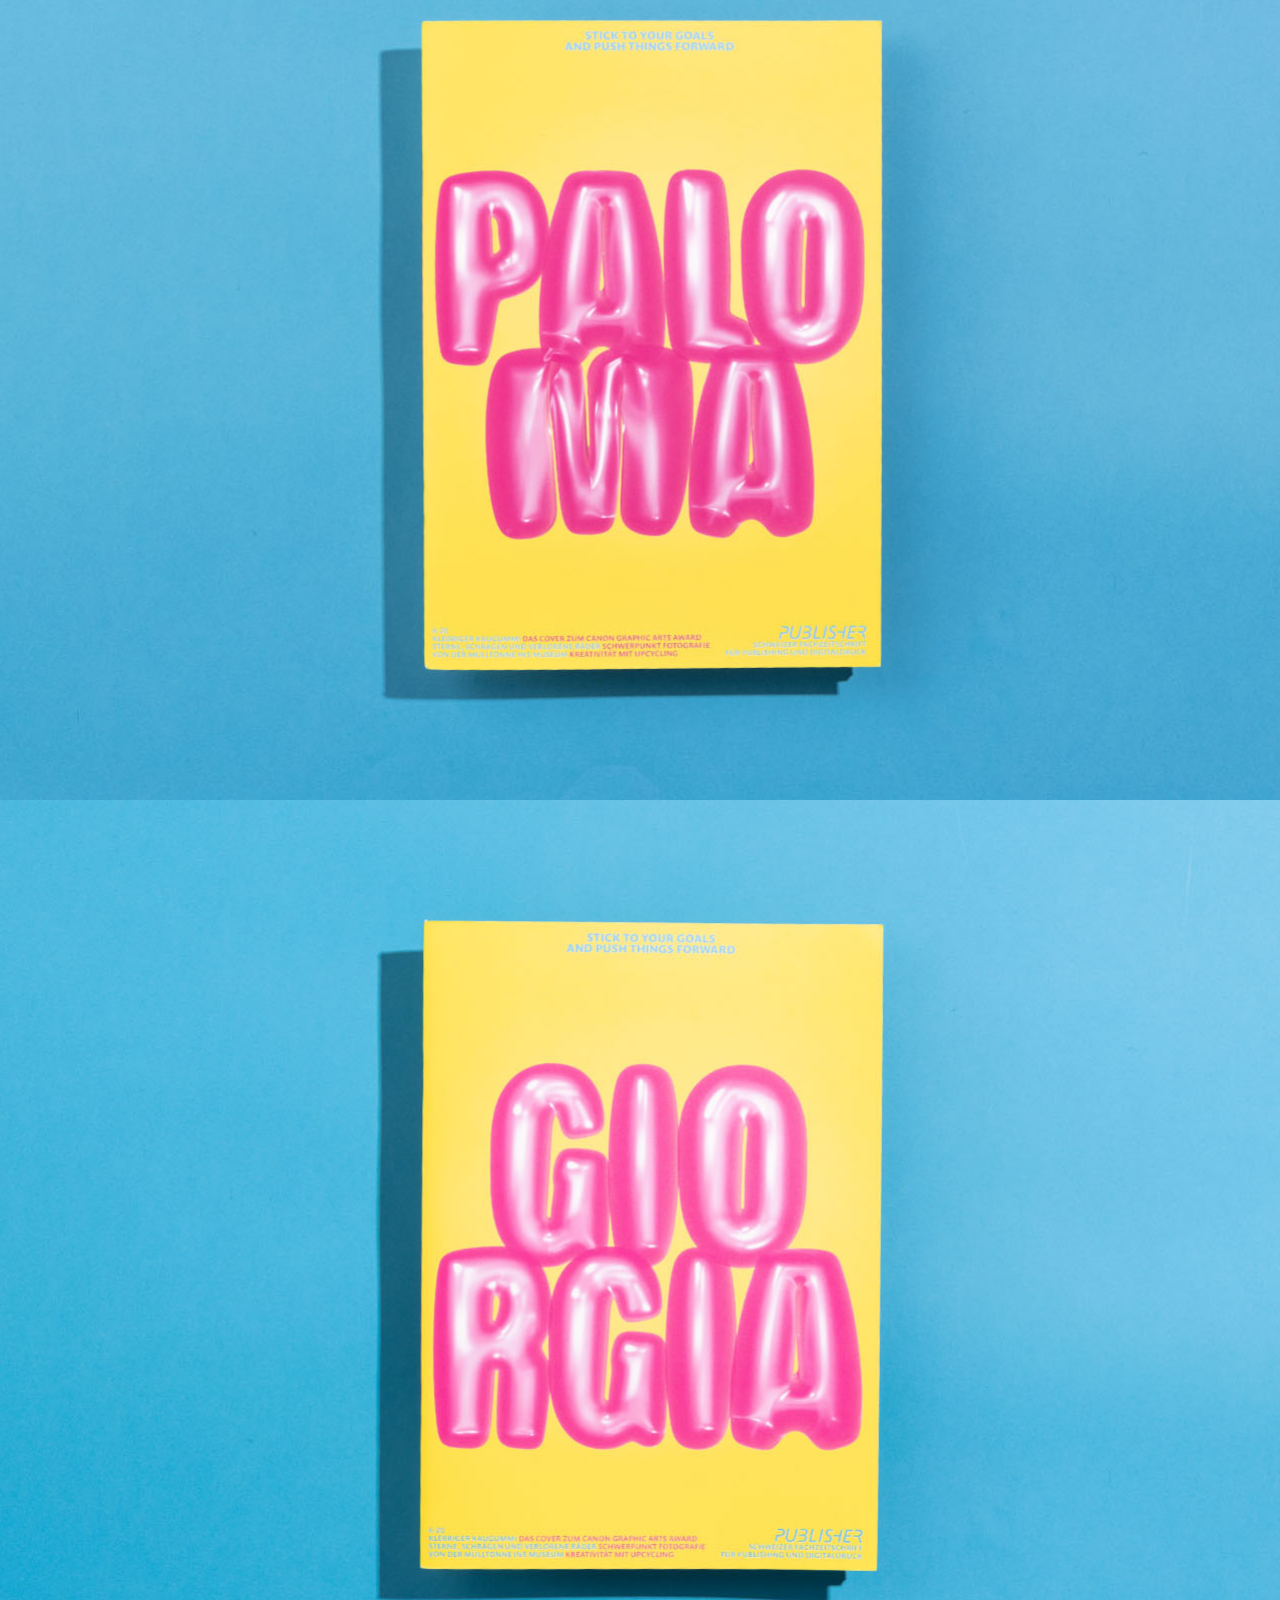
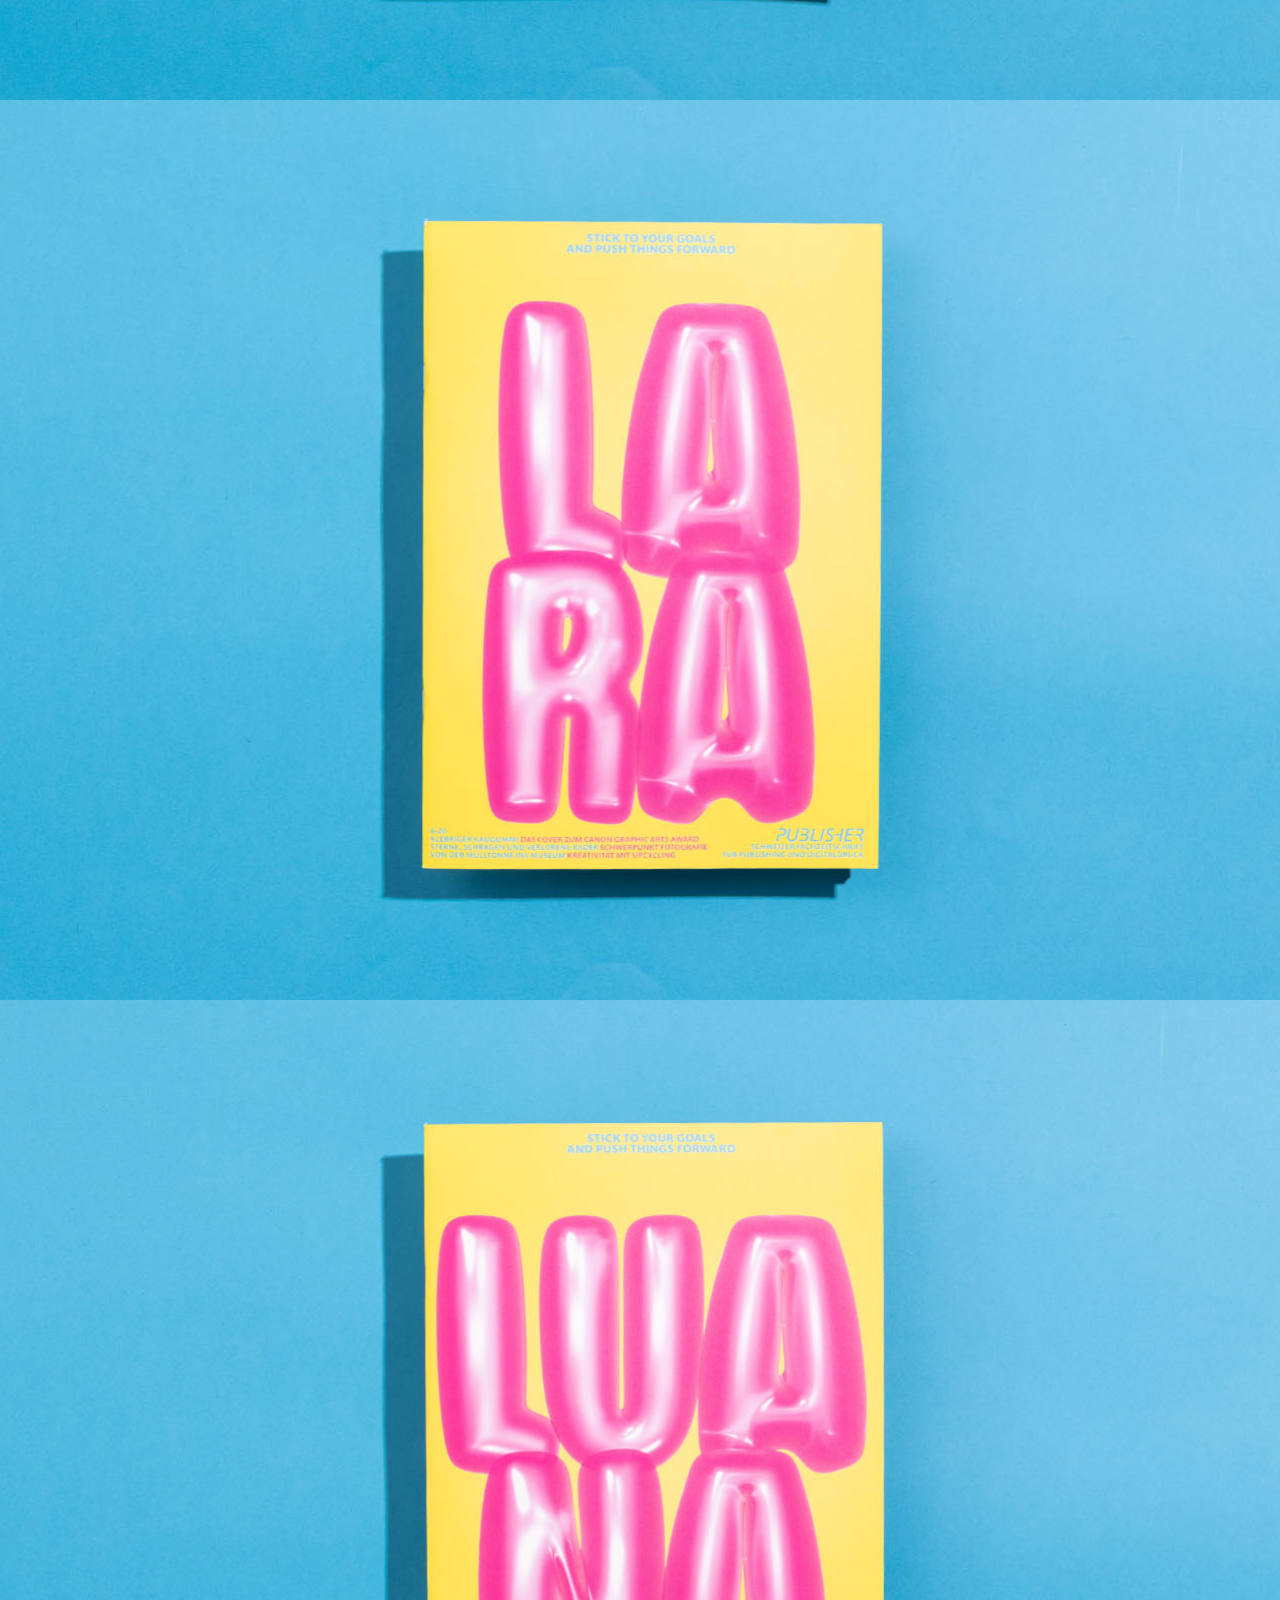
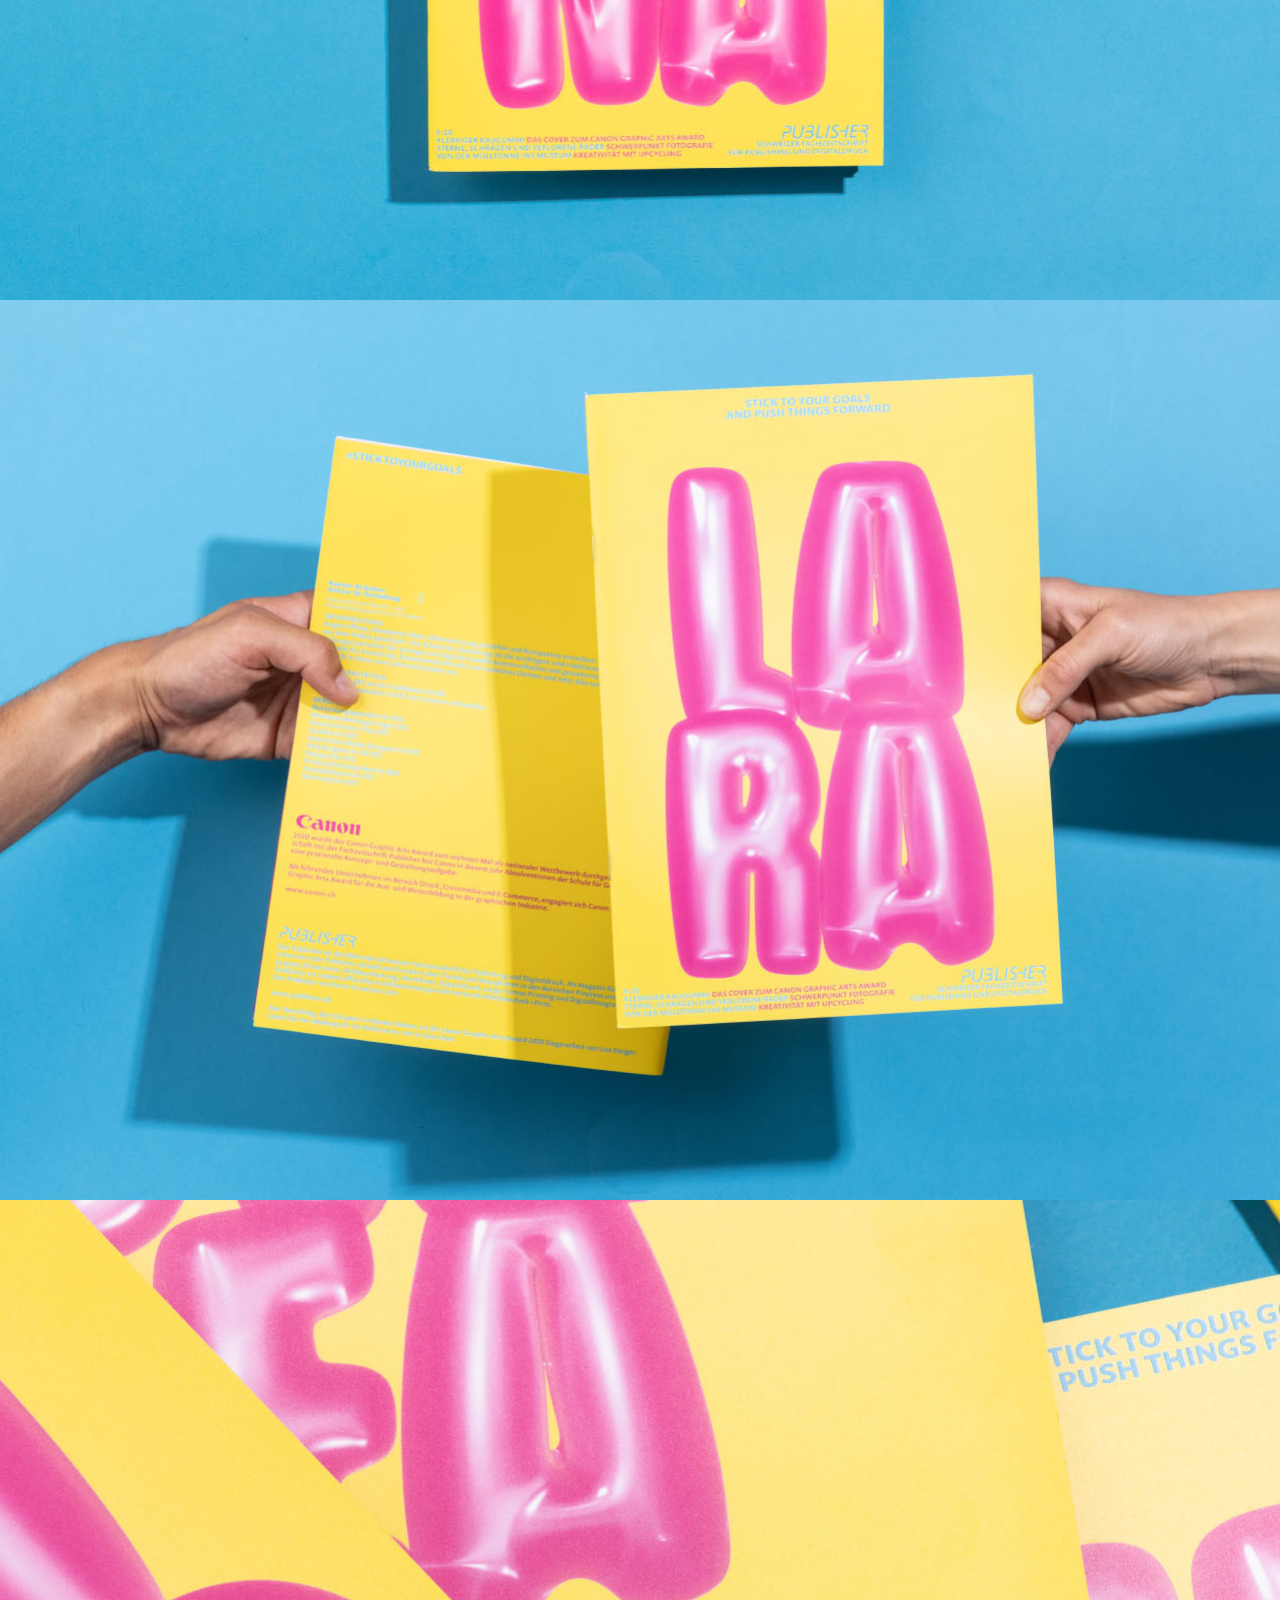
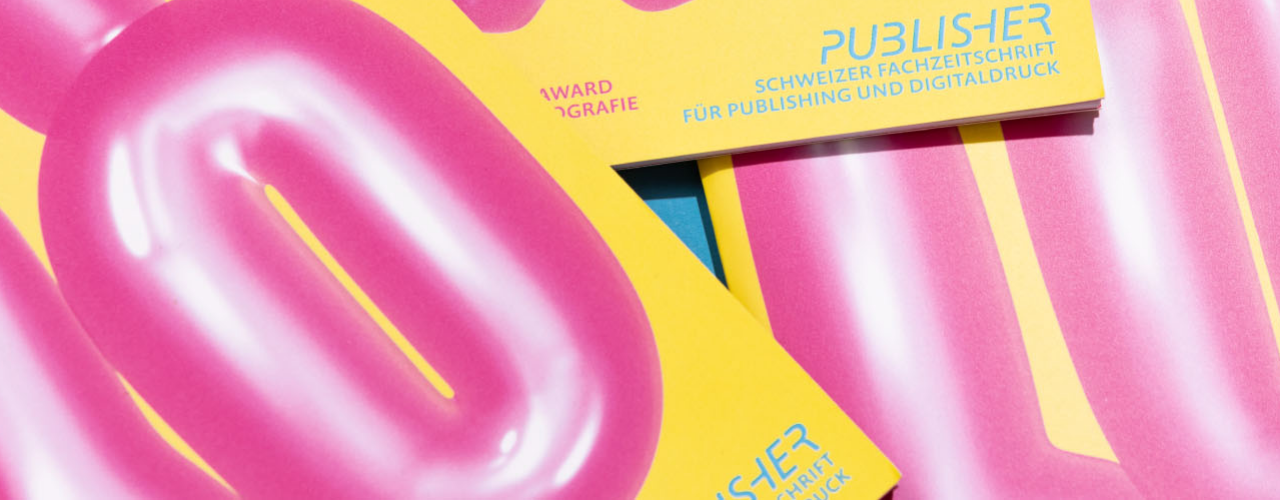
<file: sticky.html>
<!DOCTYPE html>
<html lang="en">
  <head>
    <head>
      <meta charset="utf-8" />
      <meta name="viewport" content="width=device-width, initial-scale=1" />
      <link rel="stylesheet" href="style/projekt.css" />
      <title>Portfolio | Stick To Your Goals</title>
    </head>
    <script defer src="main.js"></script>
  </head>

  <body>
    <div id="navibereich">
      <ul>
        <br />
        <li id="navigation"><a href="LOOP.html">LOOP4YOU</a></li>
        <br />
        <li id="navigation"><a href="zsc.html">Zürcher Segel Club</a></li>
        <br />
        <li id="navigation"><a href="KBV4.html">Kein Bier vor 4</a></li>
        <br />
        <li id="navigation"><a href="XTREM.html">Xtreme Run Herisau</a></li>
        <br />
        <li id="navigation"><a href="sticky.html">Stick To Your Goals</a></li>
        <br />
        <li id="navigation">
          <a href="Reclam.html">Reclam</a>
        </li>
        <br />
        <li id="navigation">
          <a href="NHB.html">Nachhaltigkeitsbericht</a>
        </li>
        <br />
        <li id="navigation"><a href="lasslos.html">LASS LOS</a></li>
      </ul>
    </div>

    <div class="text">
      <p>Coverdesign</p>
    </div>

    <div class="zurueck">
      <a href="index.html">zurück</a>
    </div>

    <section class="fullscreen">
      <img
        src="assets/STICKY/Portfolio_Lisa_Steiger_Stickyfont_05.jpg"
        alt="Bild 1"
      />
    </section>

    <section class="fullscreen">
      <img
        src="assets/STICKY/Portfolio_Lisa_Steiger_Stickyfont_01.jpg"
        alt="Bild 1"
      />
    </section>

    <section class="fullscreen">
      <img
        src="assets/STICKY/Portfolio_Lisa_Steiger_Stickyfont_07.jpg"
        alt="Bild 1"
      />
    </section>
    <section class="fullscreen">
      <img
        src="assets/STICKY/Portfolio_Lisa_Steiger_Stickyfont_08.jpg"
        alt="Bild 1"
      />
    </section>
    <section class="fullscreen">
      <img
        src="assets/STICKY/Portfolio_Lisa_Steiger_Stickyfont_09.jpg"
        alt="Bild 1"
      />
    </section>
    <section class="fullscreen">
      <img
        src="assets/STICKY/Portfolio_Lisa_Steiger_Stickyfont_10.jpg"
        alt="Bild 1"
      />
    </section>
    <section class="fullscreen">
      <img
        src="assets/STICKY/Portfolio_Lisa_Steiger_Stickyfont_11.jpg"
        alt="Bild 1"
      />
    </section>

    <section class="fullscreen">
      <img
        src="assets/STICKY/Portfolio_Lisa_Steiger_Stickyfont_14.jpg"
        alt="Bild 1"
      />
    </section>
    <section class="fullscreen">
      <img
        src="assets/STICKY/Portfolio_Lisa_Steiger_Stickyfont_15.jpg"
        alt="Bild 1"
      />
    </section>
    <section class="fullscreen">
      <img
        src="assets/STICKY/Portfolio_Lisa_Steiger_Stickyfont_16.jpg"
        alt="Bild 1"
      />
    </section>
    <section class="fullscreen">
      <img
        src="assets/STICKY/Portfolio_Lisa_Steiger_Stickyfont_17.jpg"
        alt="Bild 1"
      />
    </section>
    <section class="fullscreen">
      <img
        src="assets/STICKY/Portfolio_Lisa_Steiger_Stickyfont_18.jpg"
        alt="Bild 1"
      />
    </section>

    <section class="fullscreen">
      <img
        src="assets/STICKY/Portfolio_Lisa_Steiger_Stickyfont_02.jpg"
        alt="Bild 1"
      />
    </section>
    <script src="projekt.js"></script>
  </body>
</html>
</file>
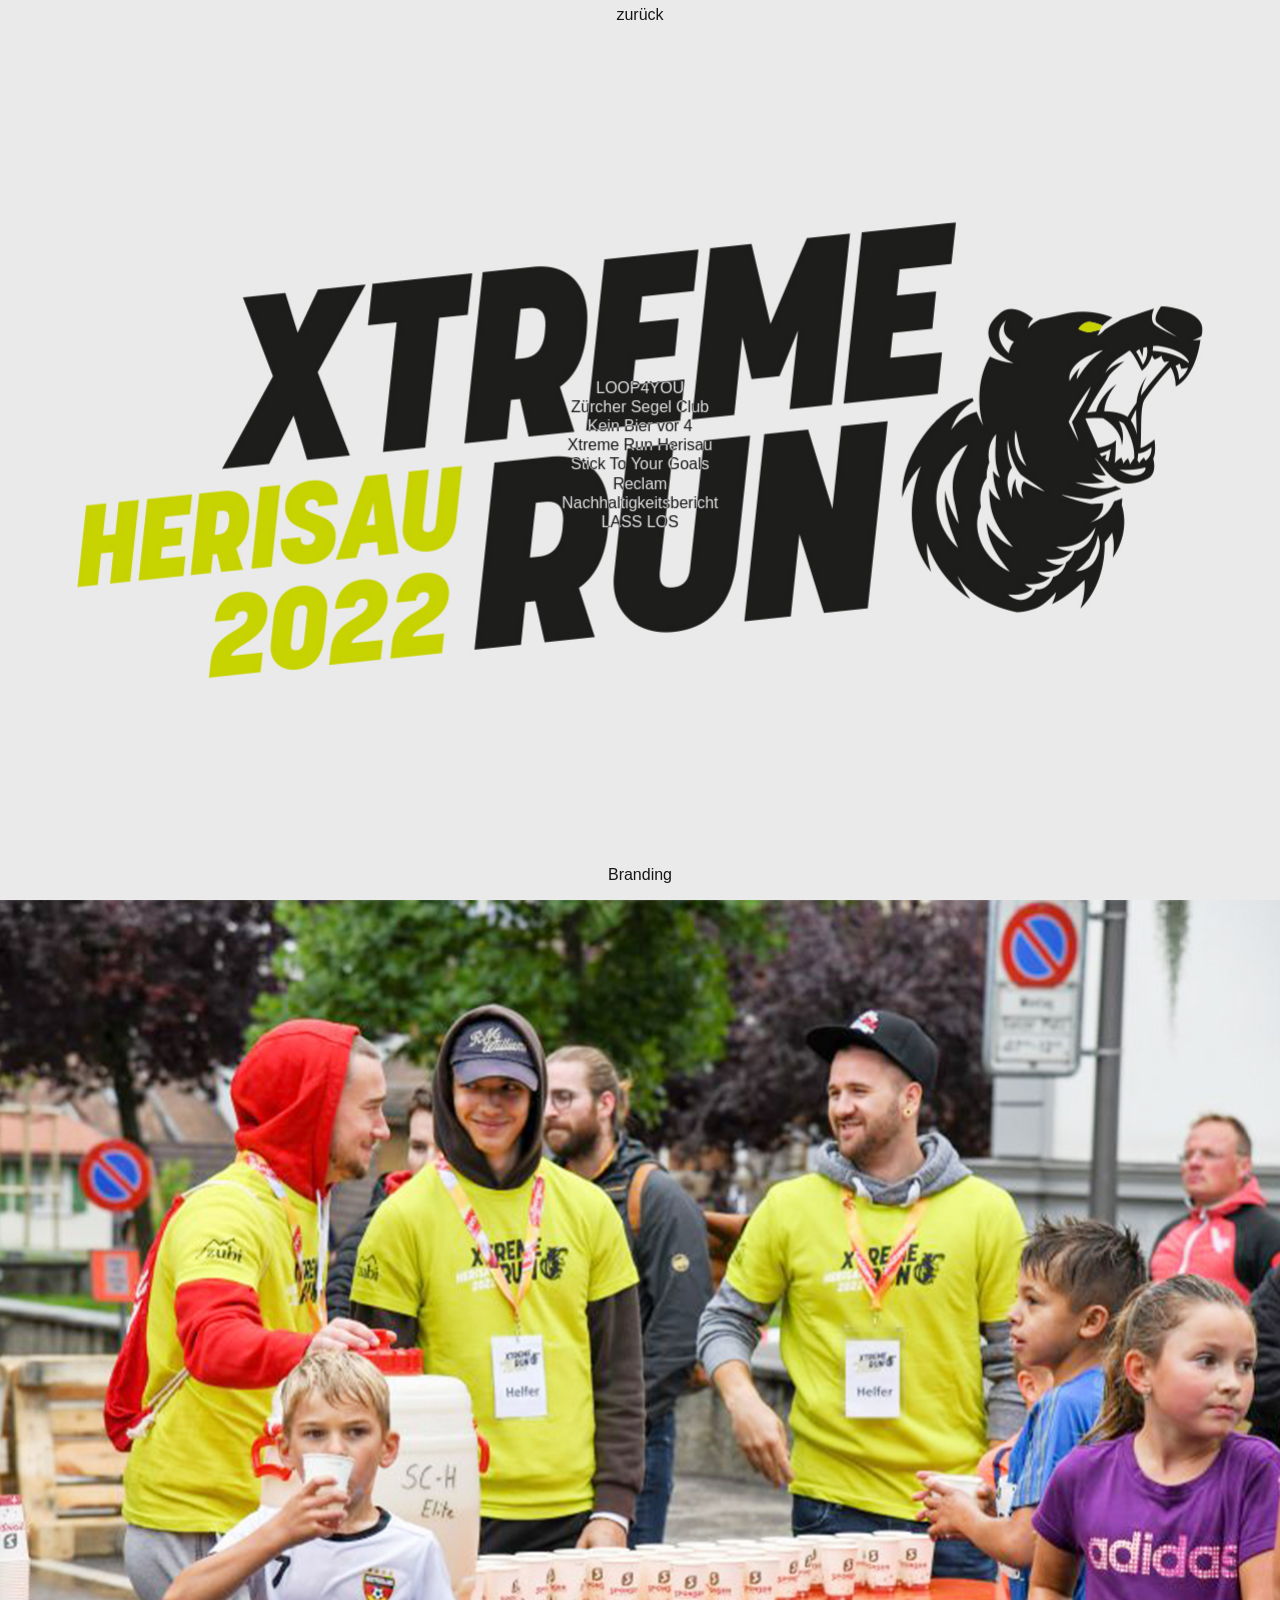
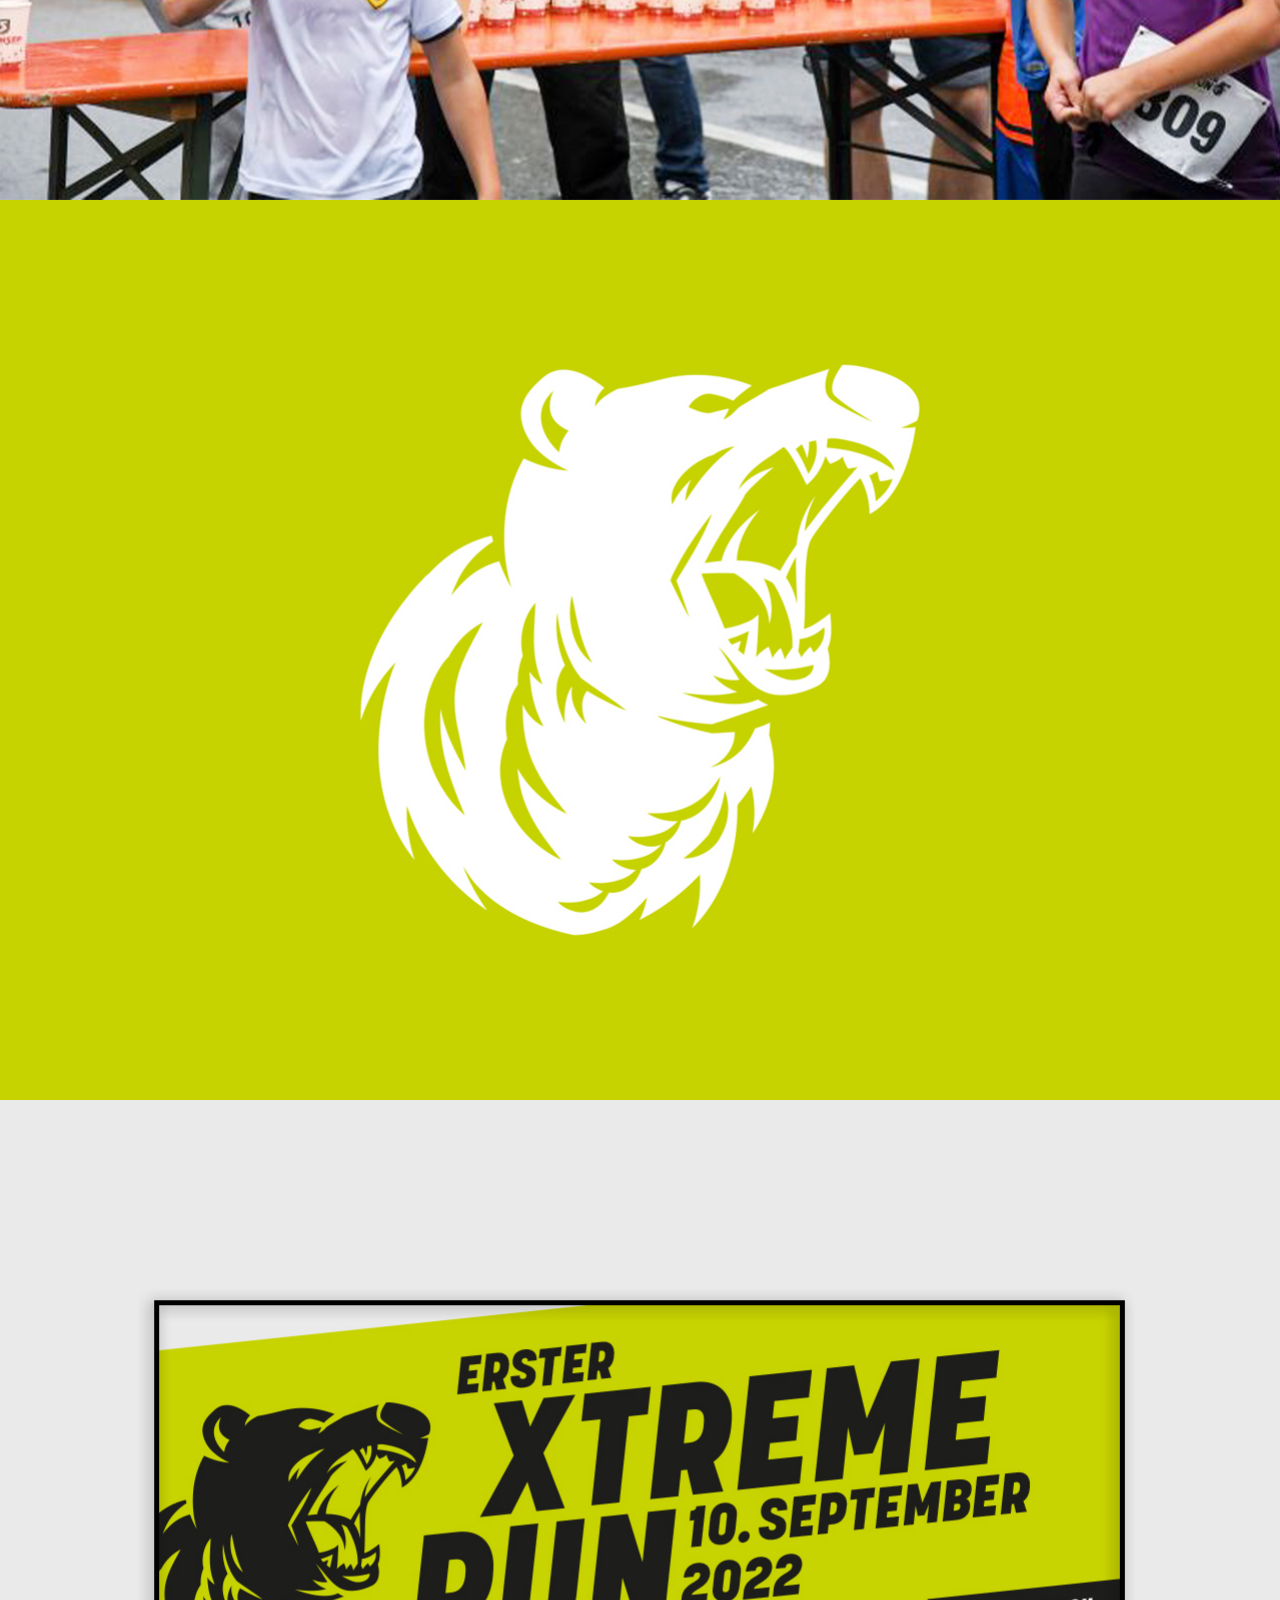
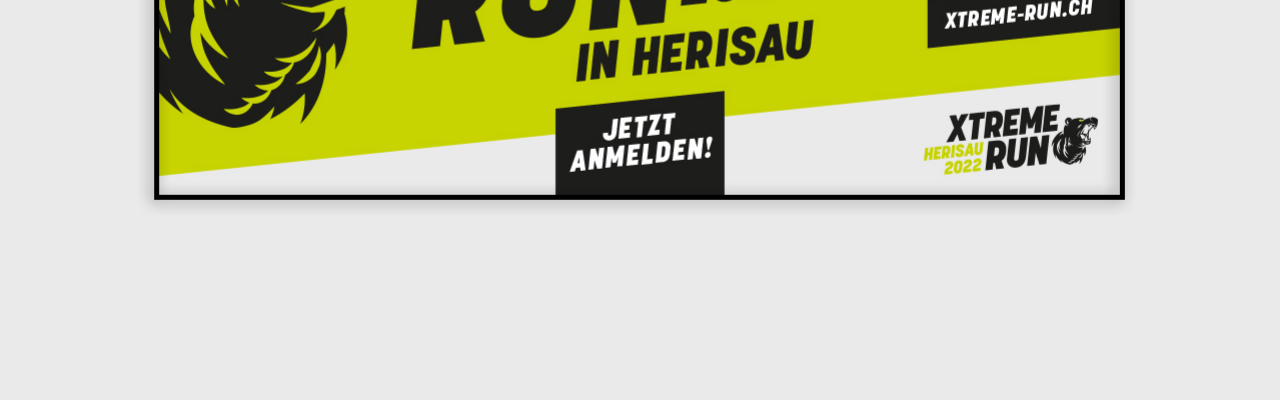
<file: XTREM.html>
<!DOCTYPE html>
<html lang="en">
  <head>
    <head>
      <meta charset="utf-8" />
      <meta name="viewport" content="width=device-width, initial-scale=1" />
      <link rel="stylesheet" href="style/projekt.css" />
      <title>Portfolio | Xtreme Run Herisau</title>
    </head>
    <script defer src="main.js"></script>
  </head>

  <body>
    <div id="navibereich">
      <ul>
        <br />
        <li id="navigation"><a href="LOOP.html">LOOP4YOU</a></li>
        <br />
        <li id="navigation"><a href="zsc.html">Zürcher Segel Club</a></li>
        <br />
        <li id="navigation"><a href="KBV4.html">Kein Bier vor 4</a></li>
        <br />
        <li id="navigation"><a href="XTREM.html">Xtreme Run Herisau</a></li>
        <br />
        <li id="navigation"><a href="sticky.html">Stick To Your Goals</a></li>
        <br />
        <li id="navigation">
          <a href="Reclam.html">Reclam</a>
        </li>
        <br />
        <li id="navigation">
          <a href="NHB.html">Nachhaltigkeitsbericht</a>
        </li>
        <br />
        <li id="navigation"><a href="lasslos.html">LASS LOS</a></li>
      </ul>
    </div>

    <div class="text">
      <p>Branding</p>
    </div>

    <div class="zurueck">
      <a href="index.html">zurück</a>
    </div>

    <section class="fullscreen">
      <img
        src="assets/Xrun/Portfolio_Lisa_Steiger_Xtreme_run_01.jpg"
        alt="Bild 1"
      />
    </section>
    <section class="fullscreen">
      <img
        src="assets/Xrun/Portfolio_Lisa_Steiger_Xtreme_run_02.jpg"
        alt="Bild 1"
      />
    </section>
    <section class="fullscreen">
      <img
        src="assets/Xrun/Portfolio_Lisa_Steiger_Xtreme_run_03.jpg"
        alt="Bild 1"
      />
    </section>
    <section class="fullscreen">
      <img
        src="assets/Xrun/Portfolio_Lisa_Steiger_Xtreme_run_04.jpg"
        alt="Bild 1"
      />
    </section>
    <script src="projekt.js"></script>
  </body>
</html>
</file>
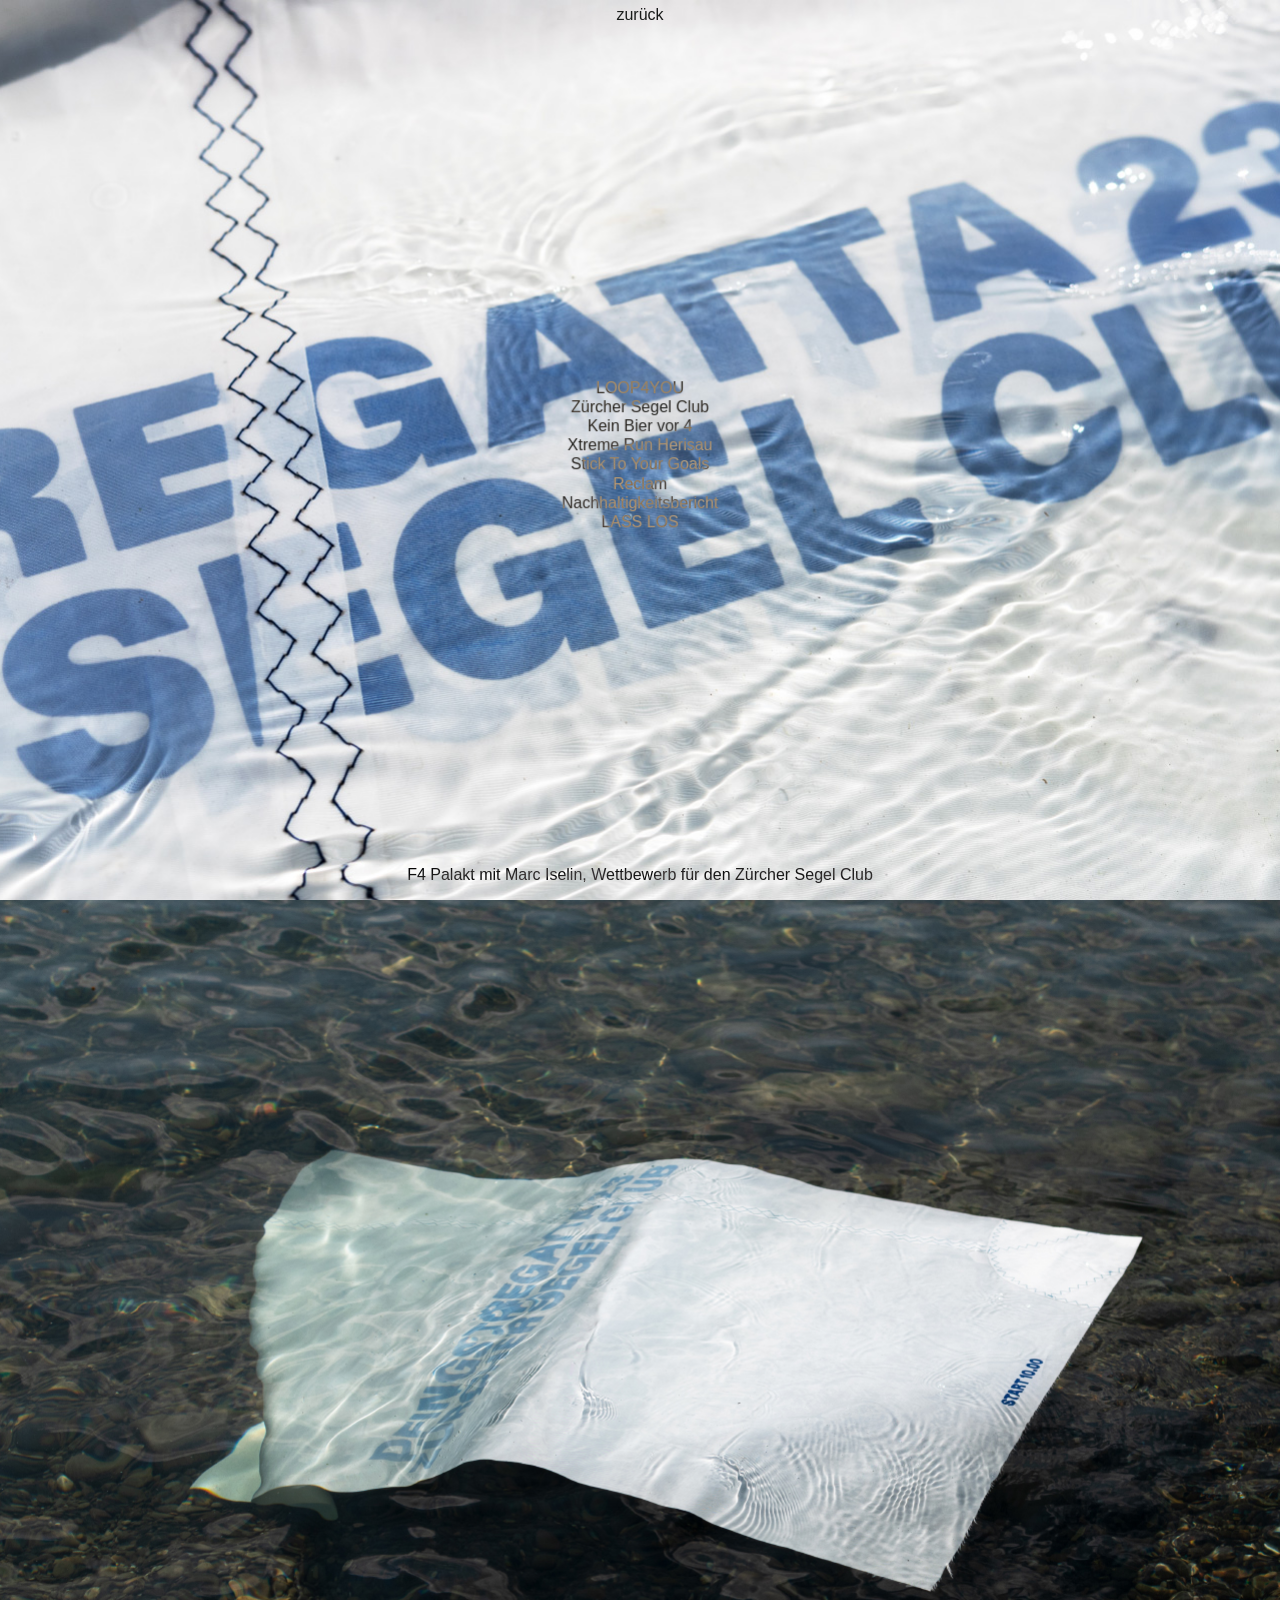
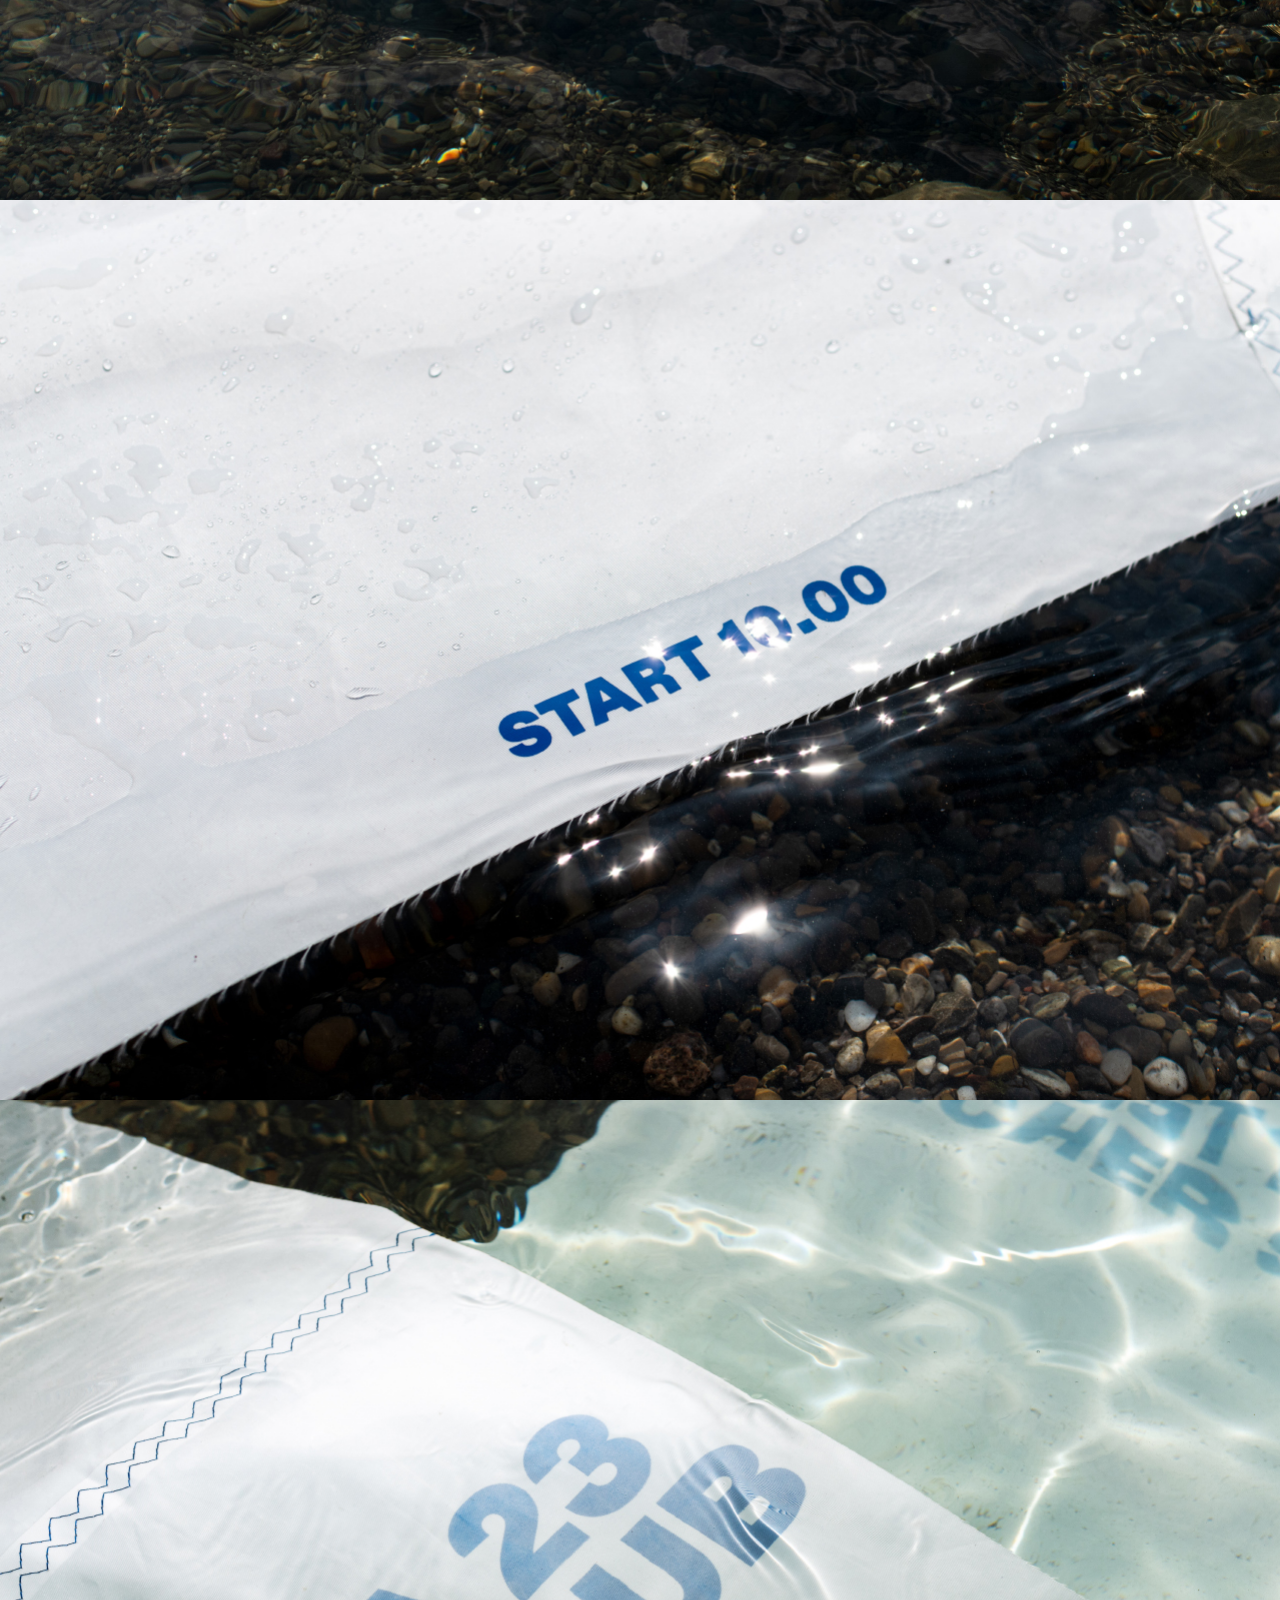
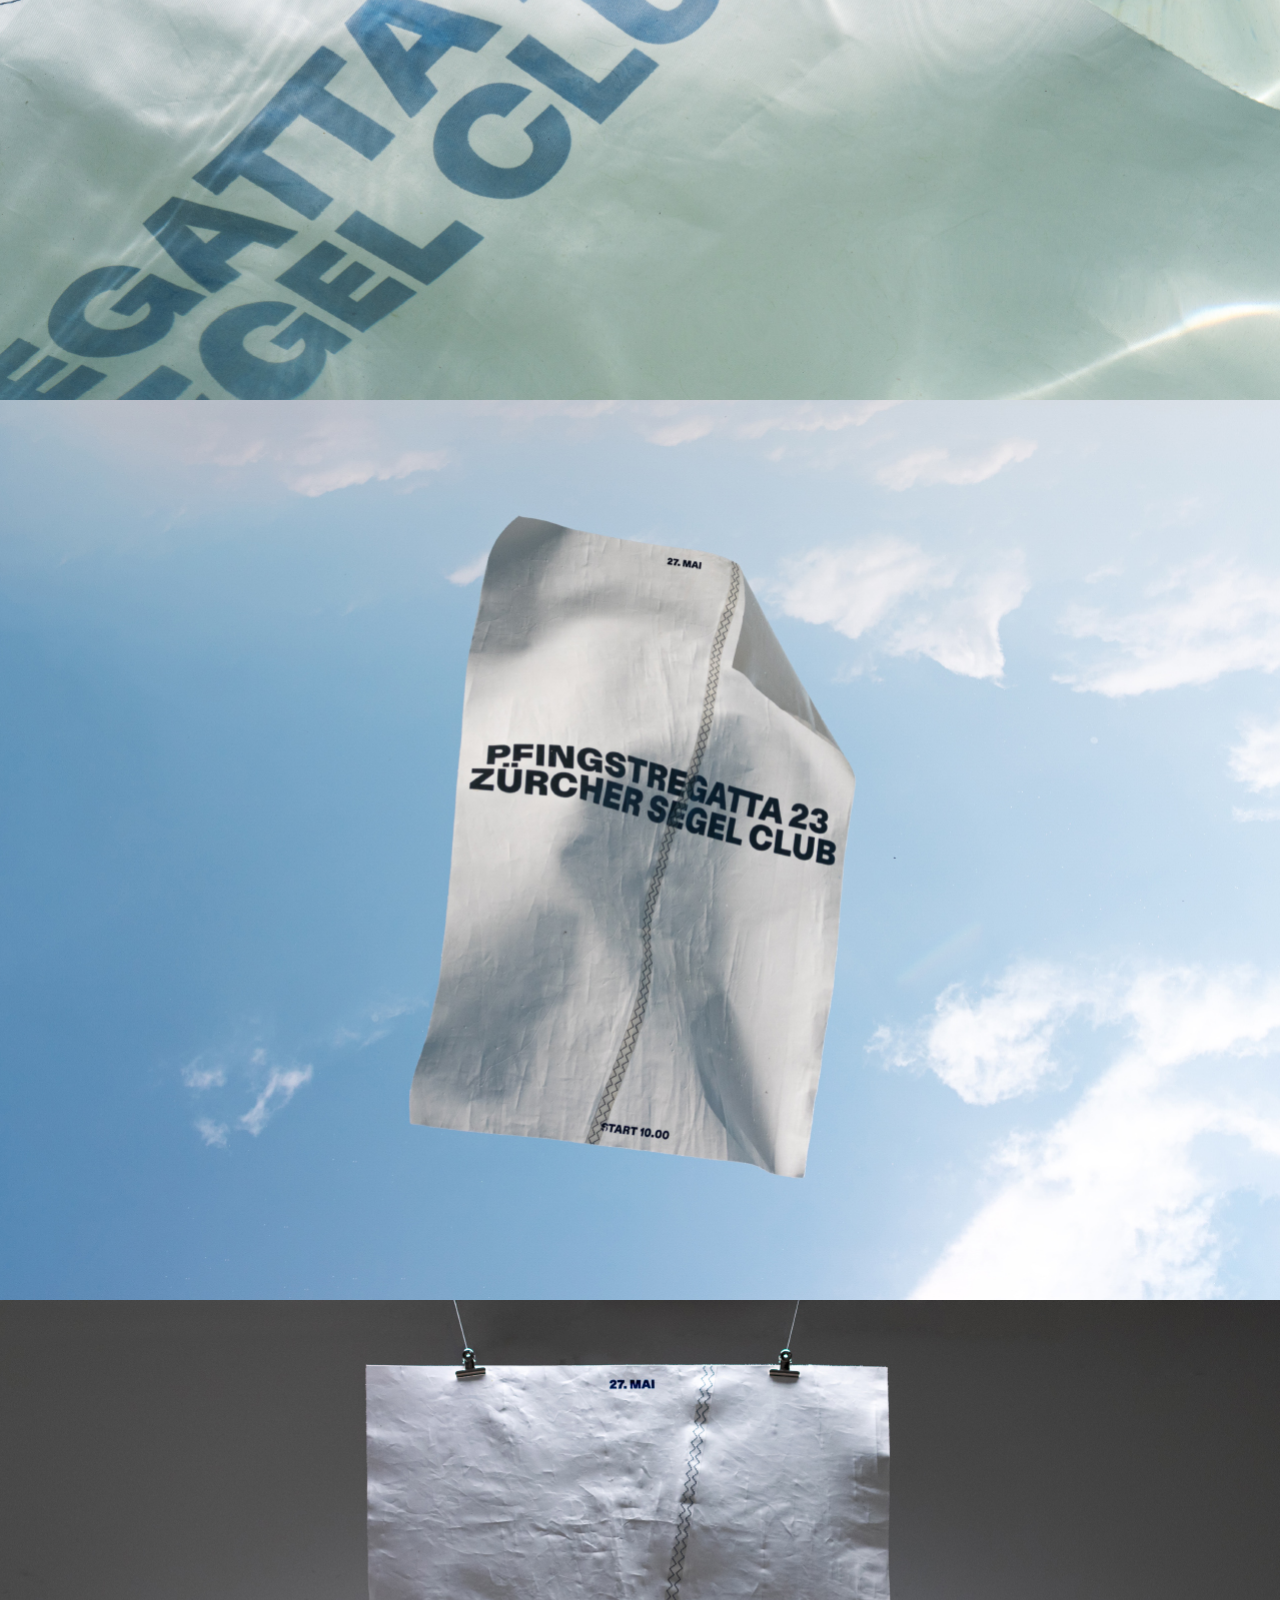
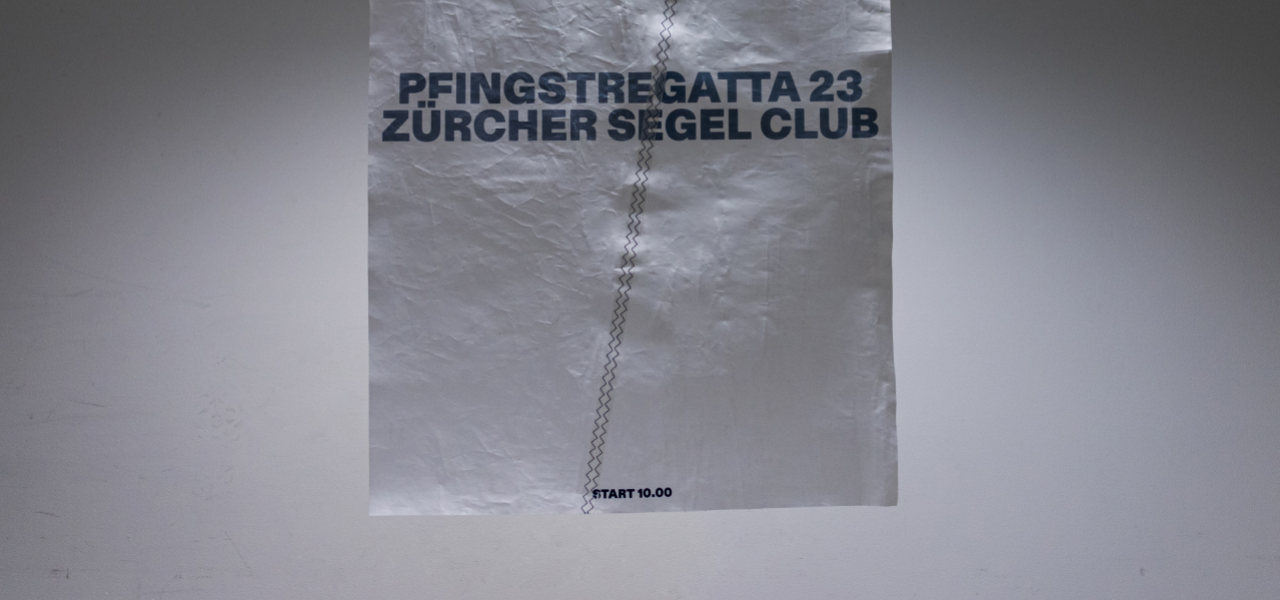
<file: zsc.html>
<!DOCTYPE html>
<html lang="en">
  <head>
    <head>
      <meta charset="utf-8" />
      <meta name="viewport" content="width=device-width, initial-scale=1" />
      <link rel="stylesheet" href="style/projekt.css" />
      <title>Portfolio | Zürcher Segel Club</title>
    </head>
    <script defer src="main.js"></script>
  </head>

  <body>
    <div id="navibereich">
      <ul>
        <br />
        <li id="navigation"><a href="LOOP.html">LOOP4YOU</a></li>
        <br />
        <li id="navigation"><a href="zsc.html">Zürcher Segel Club</a></li>
        <br />
        <li id="navigation"><a href="KBV4.html">Kein Bier vor 4</a></li>
        <br />
        <li id="navigation"><a href="XTREM.html">Xtreme Run Herisau</a></li>
        <br />
        <li id="navigation"><a href="sticky.html">Stick To Your Goals</a></li>
        <br />
        <li id="navigation">
          <a href="Reclam.html">Reclam</a>
        </li>
        <br />
        <li id="navigation">
          <a href="NHB.html">Nachhaltigkeitsbericht</a>
        </li>
        <br />
        <li id="navigation"><a href="lasslos.html">LASS LOS</a></li>
      </ul>
    </div>

    <div class="text">
      <p>F4 Palakt mit Marc Iselin, Wettbewerb für den Zürcher Segel Club</p>
    </div>

    <div class="zurueck">
      <a href="index.html">zurück</a>
    </div>

    <section class="fullscreen">
      <img src="assets/ZSC/Portfolio_Lisa_Steiger_ZSC_01.jpg" alt="Bild 3" />
    </section>

    <section class="fullscreen">
      <img src="assets/ZSC/Portfolio_Lisa_Steiger_ZSC_04.jpg" alt="Bild 3" />
    </section>

    <section class="fullscreen">
      <img src="assets/ZSC/Portfolio_Lisa_Steiger_ZSC_05.jpg" alt="Bild 3" />
    </section>

    <section class="fullscreen">
      <img src="assets/ZSC/Portfolio_Lisa_Steiger_ZSC_02.jpg" alt="Bild 3" />
    </section>

    <section class="fullscreen">
      <img src="assets/ZSC/Portfolio_Lisa_Steiger_ZSC_06.jpg" alt="Bild 3" />
    </section>

    <section class="fullscreen">
      <img src="assets/ZSC/Portfolio_Lisa_Steiger_ZSC_08.jpg" alt="Bild 3" />
    </section>
    <script src="projekt.js"></script>
  </body>
</html>
</file>
<file: style/main.css>
* {
  margin: 0;
  padding: 0;
  box-sizing: border-box;
}

html,
body {
  height: 100%;
  width: 100%;
  overflow: hidden;
}

body {
  font-family: Arial, sans-serif;
  margin: 0;
  padding: 0;
  scroll-behavior: smooth; /* Standardmäßiges Scrollverhalten */
}
.grid {
  display: grid;
  grid-template-columns: repeat(2, 1fr);
  grid-template-rows: 1fr;
  width: 100vw;
  height: 100vh;
}

.cell {
  overflow: hidden;
}
.cell a {
  display: block;
  width: 100%;
  height: 100%;
}

.cell a:hover img {
  transform: scale(1.1);
}

.cell img {
  width: 100%;
  height: 100%;
  object-fit: cover;
  display: block;
}

.text-block {
  margin: 100px auto;
  max-width: 600px;
  background-color: rgba(255, 255, 255, 0.9);
  padding: 2rem;
  border-radius: 1rem;
  box-shadow: 0 0 20px rgba(0, 0, 0, 0.2);
  text-align: center;
}
.text-block img {
  width: 100%;
  border-radius: 0.5rem;
  margin-top: 1rem;
}

#navibereich {
  position: fixed;
  top: 50%;
  left: 50%;
  transform: translate(-50%, -50%);
  z-index: 10;
  font-size: 1em;
  text-align: center;
  mix-blend-mode: difference;
  line-height: 0.6;
  padding: 0;
  margin: 0;
}

#navibereich ul {
  padding: 0;
  margin: 0;
}

#navibereich li {
  list-style: none;
  padding: 0;
  margin: 0;
}

#navibereich a {
  color: white;
  text-decoration: none;
  display: inline-block;
}

#navibereich a:hover {
  color: white;
  font-size: 1.5em;
  text-decoration: none;
}

.about a {
  position: fixed;
  z-index: 10;
  color: white;
  font-size: 1em;
  text-decoration: none;
  top: 0.4em;
  width: 100%;
  text-align: center;
  mix-blend-mode: difference;
}

.about a:hover {
  color: white;
  font-size: 1.5em;
  text-decoration: none;
  mix-blend-mode: difference;
}

.kontakt a {
  position: fixed;
  z-index: 10;
  color: white;
  font-size: 1em;
  text-decoration: none;
  bottom: 0.5em;
  width: 100%;
  text-align: center;
  mix-blend-mode: difference;
}

.kontakt a:hover {
  color: white;
  font-size: 1.5em;
  text-decoration: none;
  mix-blend-mode: difference;
}

@media (max-width: 430px) {
  .grid {
    grid-template-columns: 1fr;
    grid-template-rows: repeat(4, 1fr); /* 4 Bilder untereinander */
    height: auto; /* damit es auf mobilen Geräten nicht abgeschnitten wird */
  }

  .cell {
    height: 50vh; /* oder auto, je nach gewünschtem Verhalten */
  }
  .text-block {
    margin: 100px auto;
    max-width: 600px;
    background-color: rgba(255, 255, 255, 0.9);
    padding: 2rem;
    border-radius: 1rem;
    box-shadow: 0 0 20px rgba(0, 0, 0, 0.2);
    text-align: center;
  }

  #navibereich {
    position: fixed;
    top: 50%;
    left: 50%;
    transform: translate(-50%, -50%);
    z-index: 10;
    font-size: 1em;
    text-align: center;
    line-height: 0.55;
    padding: 0;
    margin: 0;
  }

  #navibereich a {
    text-shadow: 0 0 30px rgba(30, 30, 30, 0.6);
  }

  .about a {
    position: fixed;
    z-index: 10;
    color: white;
    font-size: 1em;
    text-decoration: none;
    top: 0.4em;
    width: 100%;
    text-align: center;
  }

  .kontakt a {
    position: fixed;
    z-index: 10;
    color: white;
    font-size: 1em;
    text-decoration: none;
    bottom: 0.5em;
    width: 100%;
    text-align: center;
  }
}
</file>
<file: style/diploma.css>
* {
  margin: 0;
  padding: 0;
  box-sizing: border-box;
}

body {
  overflow: hidden;
  font-family: "Arizona", sans-serif;
  font-weight: 400;
  font-style: italic;
}

button {
  border: none;
  outline: 30px;
  padding: 10px;
  border-radius: 10px;
  font-family: "Arizona", sans-serif;
  font-weight: 400;
  font-style: normal;
  font-size: 1.5rem;
  color: rgb(41, 41, 41);
  margin-top: 50px;
}

button:hover {
  cursor: pointer;
}

/* Scrollbereich */
.scroll-container {
  height: 100vh;
  overflow-y: scroll;
  scroll-snap-type: y mandatory;

  padding-top: 25vh;
  padding-bottom: 25vh;
  scroll-behavior: smooth;
}

/* Jede Story-Einheit */

.panel1 {
  height: 100vh;

  display: flex;
  align-items: center;
  justify-content: center;

  scroll-snap-align: center;
  scroll-behavior: smooth;
}

.panel1 p {
  text-align: center;
  width: 80%;
  font-size: 1.5rem;
  font-family: "Arizona", sans-serif;
  font-weight: 400;
  font-style: normal;
}

.panel {
  height: 100vh;

  display: flex;
  align-items: center;
  justify-content: center;

  scroll-snap-align: center;
  scroll-behavior: smooth;
}

.panel p {
  text-align: center;
  width: 80%;
  font-size: 1.5rem;
  font-family: "Arizona", sans-serif;
  font-weight: 400;
  font-style: normal;
}

.panel.form-panel {
  display: flex;
  flex-direction: column;
  align-items: center; /* horizontal zentrieren */
  justify-content: center; /* vertikal zentrieren */
  height: 100vh;

  scroll-snap-align: center;
  scroll-behavior: smooth;
}

.panel.form-panel p {
  text-align: center;
  width: 80%;
  font-size: 1.5rem;
  font-family: "Arizona", sans-serif;
  font-weight: 400;
  font-style: normal;
}

textarea {
  height: 80vh;
  width: 80%;
  resize: none;
  border: none;
  outline: none;
  background: rgb(255, 255, 255);
  font-size: 1.5rem;
  font-family: "Arizona", sans-serif;
  color: #999;
  text-align: center;
}

/* Spezielles Verhalten: zentriert */
.textarea-center {
  text-align: center;
  line-height: 1.4;
  padding: 0; /* remove padding-top */
  width: 80%;
  height: 80vh; /* optional, sonst passt flex die Höhe automatisch */
}

/* Normales Verhalten */
textarea:not(.textarea-center) {
  height: 2rem;
  text-align: center;
}

textarea::placeholder {
  color: #999; /* hellgrau */
}

#bottom-intro {
  position: fixed;
  bottom: 8rem;
  left: 50%;
  transform: translateX(-50%);
  z-index: 9999;
  pointer-events: none;
}

.intro-word {
  display: inline-block; /* WICHTIG für scale() */
  font-size: 1.5rem;
  font-family: "Arizona", sans-serif;
  font-weight: 400;
  font-style: normal;
  opacity: 0;
  color: #999;

  animation: bottomIntro 3s ease-in-out 2;
}

@keyframes bottomIntro {
  0% {
    opacity: 1;
    transform: scale(0.8);
  }

  25% {
    transform: scale(1.1);
  }

  50% {
    transform: scale(0.8);
  }

  75% {
    transform: scale(1.1);
  }

  100% {
    transform: scale(0.8);
    opacity: 1;
  }
}

.about a {
  position: fixed;
  z-index: 10;
  color: rgb(0, 0, 0);
  font-size: 0.8em;
  text-decoration: none;
  top: 0.4em;
  width: 100%;
  text-align: center;
  font-family: "Arizona", sans-serif;
  font-style: normal;
}

.about a:hover {
  color: grey;
  text-decoration: none;
  font-family: "Arizona", sans-serif;
  font-style: normal;
}

/*

textarea {
  font-family: "Crimson Text", serif;
  font-weight: 400;
  font-style: normal;

  font-size: 2rem;

  outline: none;
  box-shadow: none;
  border: none;
  background-color: rgb(255, 255, 255);
}
*/

@font-face {
  font-family: "Arizona";
  src: url("../fonts/EduArizonaSansVariable.ttf") format("ttf");
  font-weight: 400;
  font-style: normal;
}
</file>
<file: style/projekt.css>
body {
  margin: 0;
  padding: 0;
  font-family: sans-serif;
}

.fullscreen {
  width: 100vw;
  height: 100vh;
  overflow: hidden;
}

.fullscreen img {
  width: 100%;
  height: 100%;
  object-fit: cover;
  display: block;
}
#navibereich {
  position: fixed;
  top: 50%;
  left: 50%;
  transform: translate(-50%, -50%);
  z-index: 10;
  font-size: 1em;
  text-align: center;
  mix-blend-mode: difference;
  line-height: 0.6;
  padding: 0;
  margin: 0;
}

#navibereich ul {
  padding: 0;
  margin: 0;
}

#navibereich li {
  list-style: none;
  padding: 0;
  margin: 0;
}

#navibereich a {
  color: white;
  text-decoration: none;
  display: inline-block;
}

#navibereich a:hover {
  color: white;
  font-size: 1.5em;
  text-decoration: none;
}

.text {
  position: fixed;
  z-index: 10;
  color: white;
  font-size: 1em;

  bottom: 0;
  width: 100%;
  text-align: center;
  mix-blend-mode: difference;
}

.zurueck a {
  position: fixed;
  z-index: 10;
  color: white;
  font-size: 1em;
  text-decoration: none;
  top: 0.4em;
  width: 100%;
  text-align: center;
  mix-blend-mode: difference;
}

.zurueck a:hover {
  color: white;
  font-size: 1.5em;
  text-decoration: none;
}

.image-row {
  display: flex;
  justify-content: center;
}

.image-row img {
  width: 50%;
  height: auto;
  object-fit: cover;
}
.blur {
  filter: blur(10px);
  transition: filter 0.5s ease;
}

img.special-image {
  width: 100%;
  height: auto;
}
@media (max-width: 430px) {
  .fullscreen {
    height: auto;
  }

  .grid {
    grid-template-columns: 1fr;
    grid-template-rows: repeat(4, 1fr); /* 4 Bilder untereinander */
    height: auto; /* damit es auf mobilen Geräten nicht abgeschnitten wird */
  }

  .cell {
    height: 50vh; /* oder auto, je nach gewünschtem Verhalten */
  }
  .text-block {
    margin: 100px auto;
    max-width: 600px;
    background-color: rgba(255, 255, 255, 0.9);
    padding: 1rem;
    border-radius: 1rem;

    text-align: center;
  }

  #navibereich {
    position: fixed;
    top: 50%;
    left: 50%;
    transform: translate(-50%, -50%);
    z-index: 10;
    font-size: 1.2em;
    text-align: center;
    line-height: 0.55;
    padding: 0;
    margin: 0;
    transition: opacity 0.3s ease;
  }

  .zurueck a {
    position: fixed;
    z-index: 10;
    color: white;
    font-size: 1em;
    text-decoration: none;
    top: 0.4em;
    width: 100%;
    text-align: center;
  }

  .text {
    position: fixed;
    z-index: 10;
    color: white;
    font-size: 1em;
    text-decoration: none;
    bottom: 0.5em;
    width: 100%;
    text-align: center;
  }
}
</file>
